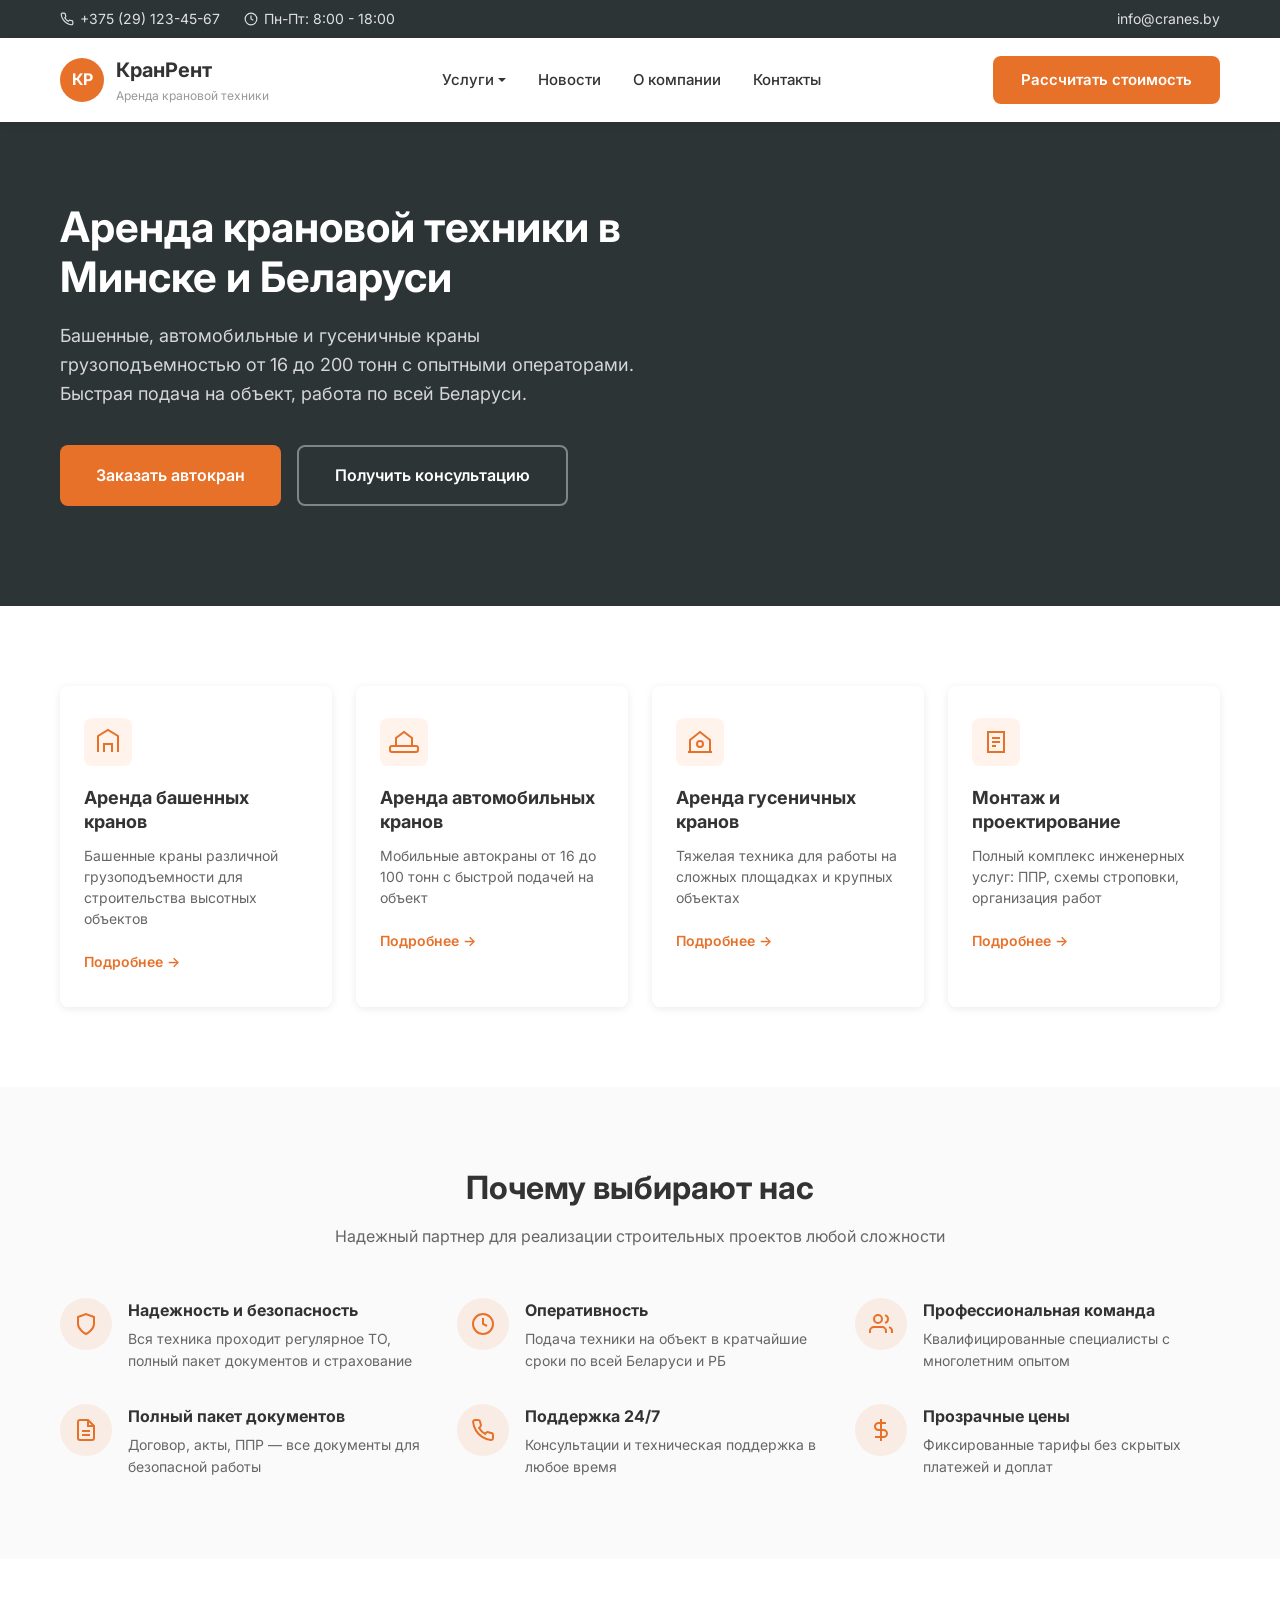
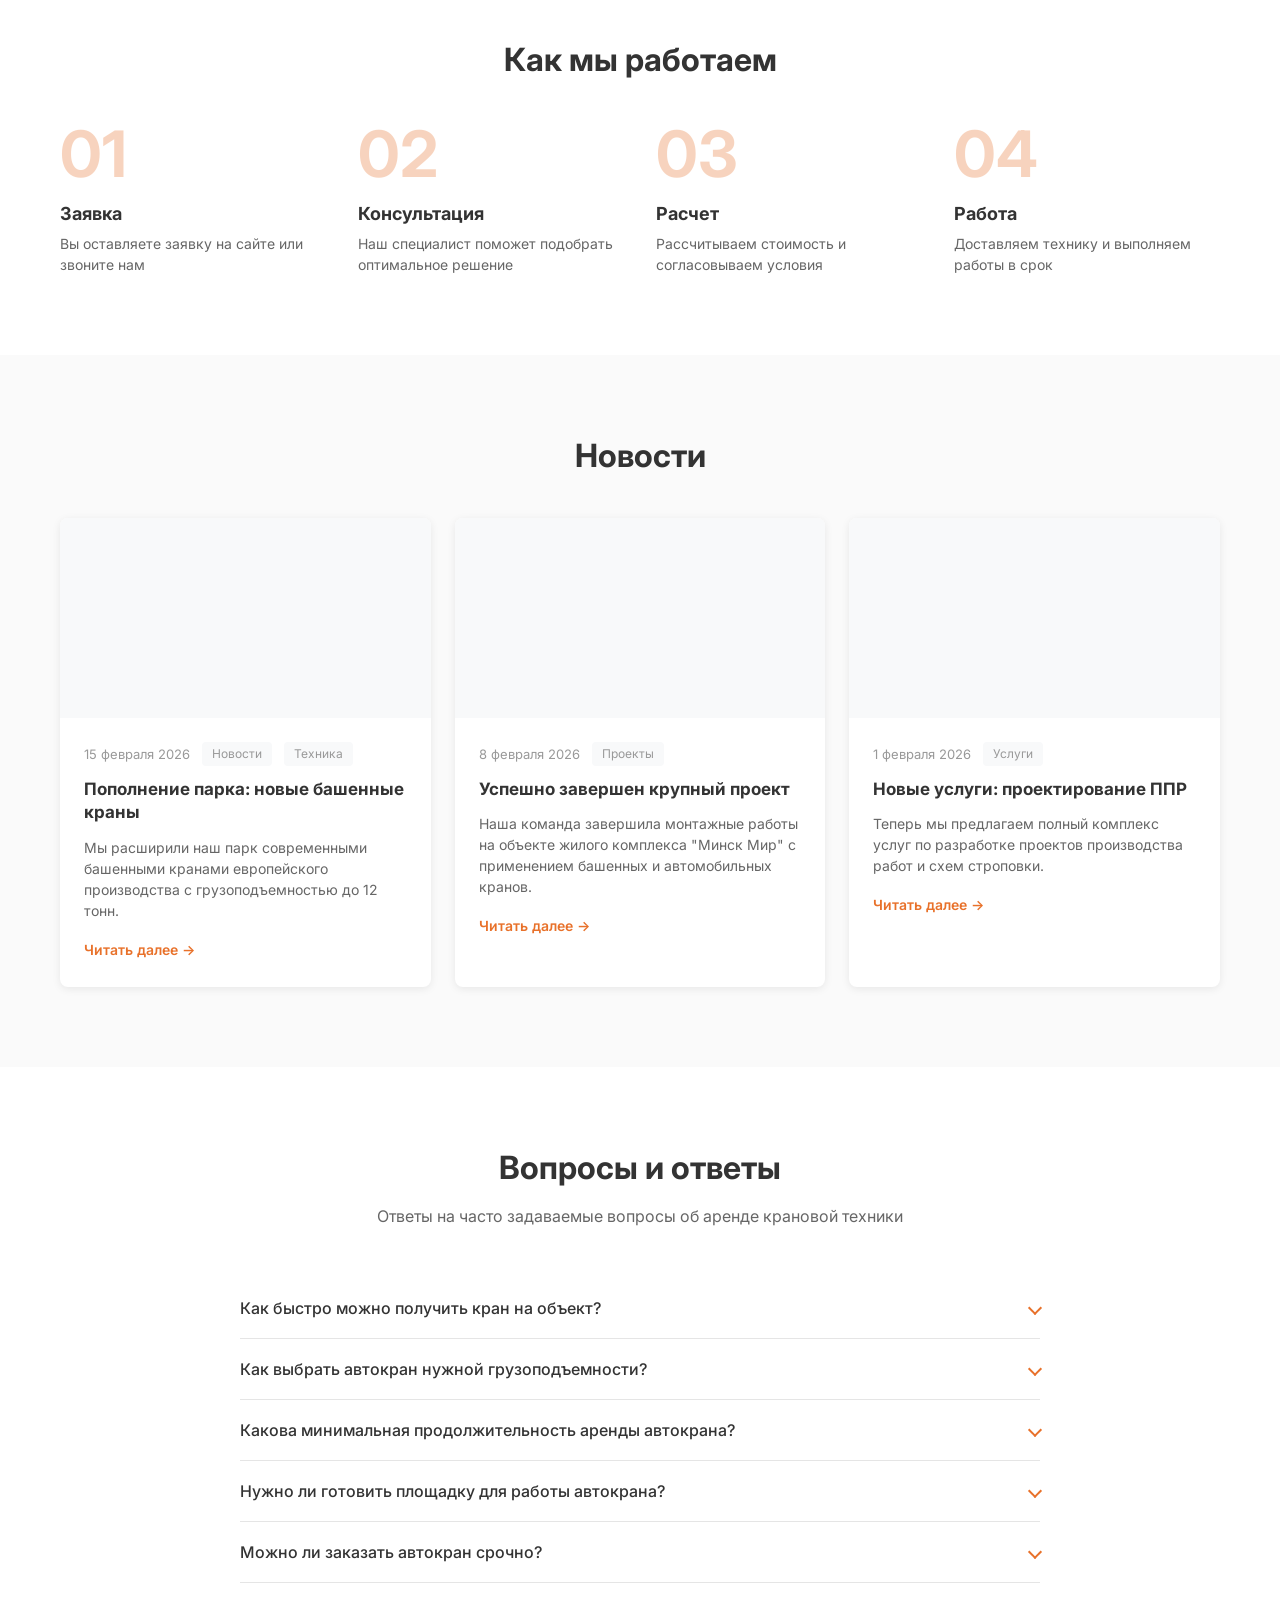
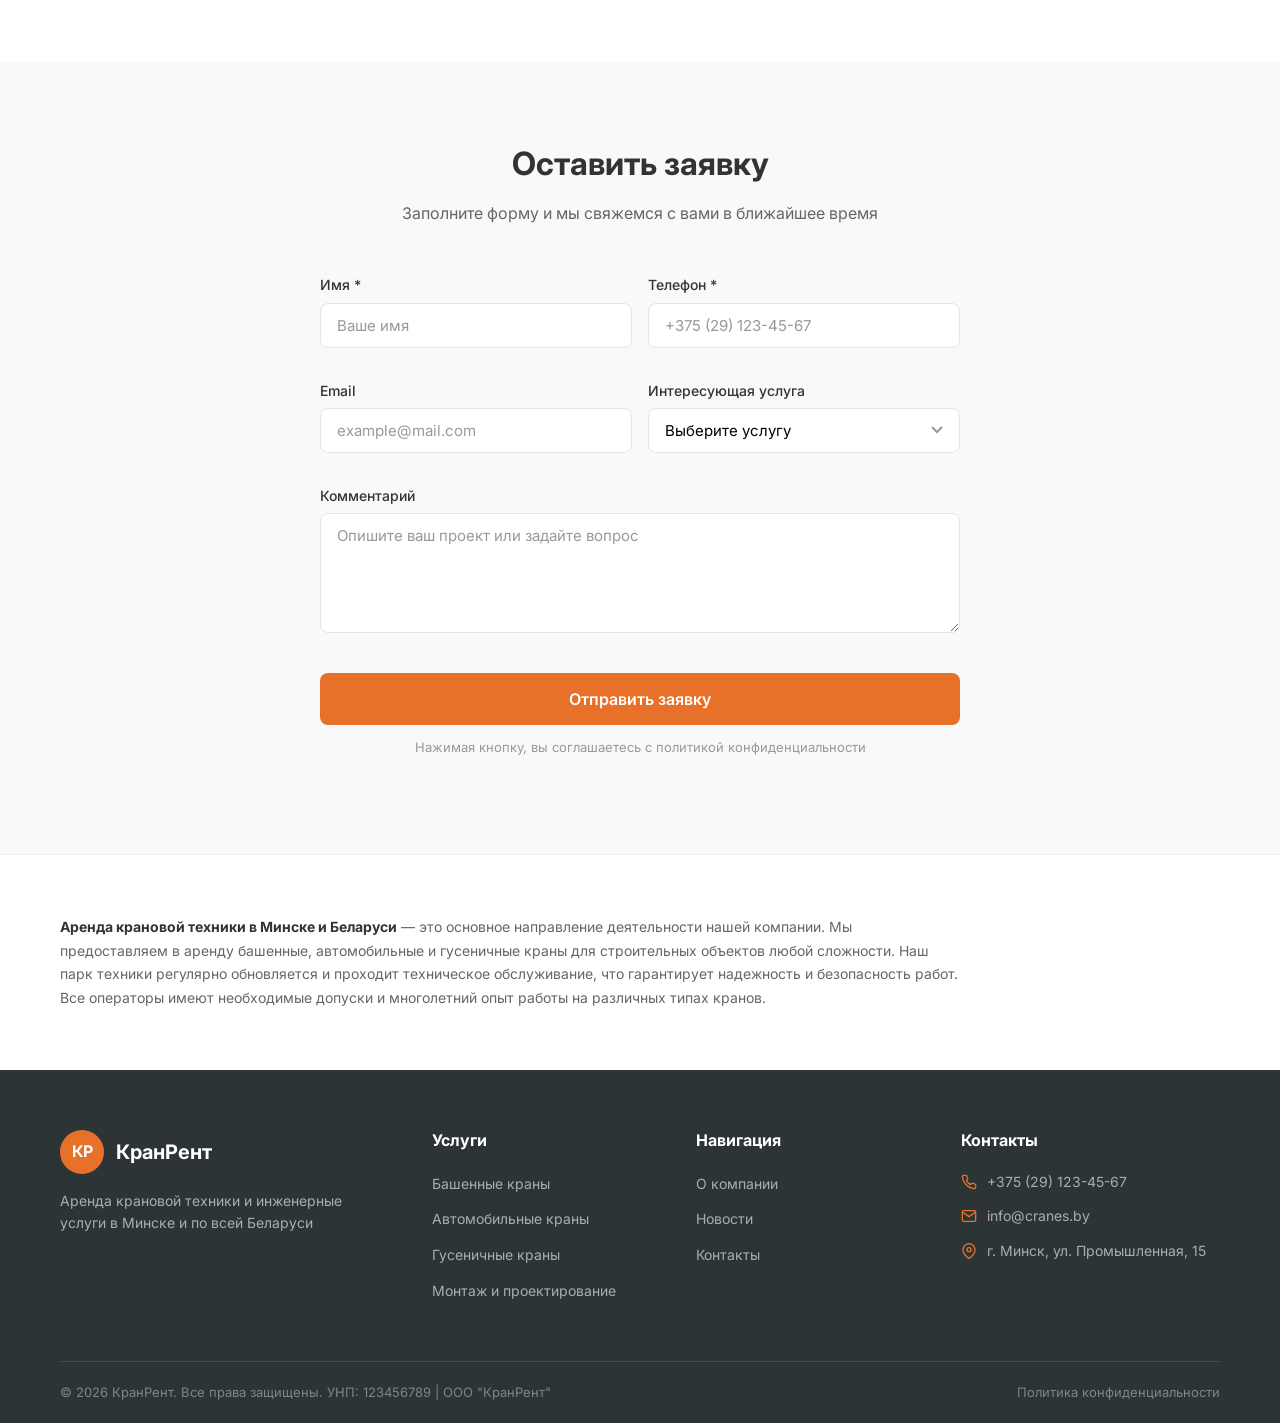
<file: index.html>
<!DOCTYPE html>
<html lang="ru">
<head>
  <meta charset="UTF-8">
  <meta name="viewport" content="width=device-width, initial-scale=1.0">
  <title>КранРент — Аренда крановой техники в Минске и Беларуси</title>
  <meta name="description" content="Аренда башенных, автомобильных и гусеничных кранов в Минске. Грузоподъемность от 16 до 200 тонн. Опытные операторы, полный пакет документов.">
  <link rel="preconnect" href="https://fonts.googleapis.com">
  <link href="https://fonts.googleapis.com/css2?family=Inter:wght@400;500;600;700&display=swap" rel="stylesheet">
  <link rel="stylesheet" href="css/style.css">
</head>
<body>

<!-- Top Bar -->
<div class="top-bar">
  <div class="container">
    <div class="top-bar__left">
      <a href="tel:+375291234567">
        <svg width="14" height="14" viewBox="0 0 24 24" fill="none" stroke="currentColor" stroke-width="2"><path d="M22 16.92v3a2 2 0 01-2.18 2 19.79 19.79 0 01-8.63-3.07 19.5 19.5 0 01-6-6 19.79 19.79 0 01-3.07-8.67A2 2 0 014.11 2h3a2 2 0 012 1.72c.127.96.361 1.903.7 2.81a2 2 0 01-.45 2.11L8.09 9.91a16 16 0 006 6l1.27-1.27a2 2 0 012.11-.45c.907.339 1.85.573 2.81.7A2 2 0 0122 16.92z"/></svg>
        +375 (29) 123-45-67
      </a>
      <span>
        <svg width="14" height="14" viewBox="0 0 24 24" fill="none" stroke="currentColor" stroke-width="2"><circle cx="12" cy="12" r="10"/><polyline points="12 6 12 12 16 14"/></svg>
        Пн-Пт: 8:00 - 18:00
      </span>
    </div>
    <div class="top-bar__right">
      <a href="mailto:info@cranes.by">info@cranes.by</a>
    </div>
  </div>
</div>

<!-- Header -->
<header class="header">
  <div class="container">
    <a href="index.html" class="logo">
      <div class="logo__icon">КР</div>
      <div class="logo__text">
        <span class="logo__name">КранРент</span>
        <span class="logo__desc">Аренда крановой техники</span>
      </div>
    </a>
    <nav class="nav">
      <div class="nav__dropdown">
        <a href="#" class="nav__link nav__link--dropdown">Услуги</a>
        <div class="nav__dropdown-menu">
          <a href="services/tower-cranes.html">Башенные краны</a>
          <a href="services/mobile-cranes.html">Автомобильные краны</a>
          <a href="services/crawler-cranes.html">Гусеничные краны</a>
          <a href="services/installation.html">Монтаж и проектирование</a>
        </div>
      </div>
      <a href="news.html" class="nav__link">Новости</a>
      <a href="about.html" class="nav__link">О компании</a>
      <a href="contacts.html" class="nav__link">Контакты</a>
    </nav>
    <a href="contacts.html" class="btn btn--primary header__cta">Рассчитать стоимость</a>
    <button class="burger" id="burgerBtn" aria-label="Меню">
      <span></span><span></span><span></span>
    </button>
  </div>
</header>

<!-- Mobile Nav -->
<div class="mobile-overlay" id="mobileOverlay"></div>
<div class="mobile-nav" id="mobileNav">
  <button class="mobile-nav__close" id="mobileClose">&times;</button>
  <a href="index.html" class="mobile-nav__link">Главная</a>
  <span class="mobile-nav__link">Услуги</span>
  <div class="mobile-nav__sub">
    <a href="services/tower-cranes.html">Башенные краны</a>
    <a href="services/mobile-cranes.html">Автомобильные краны</a>
    <a href="services/crawler-cranes.html">Гусеничные краны</a>
    <a href="services/installation.html">Монтаж и проектирование</a>
  </div>
  <a href="news.html" class="mobile-nav__link">Новости</a>
  <a href="about.html" class="mobile-nav__link">О компании</a>
  <a href="contacts.html" class="mobile-nav__link">Контакты</a>
  <br>
  <a href="contacts.html" class="btn btn--primary btn--full">Рассчитать стоимость</a>
</div>

<!-- Hero -->
<section class="hero">
  <div class="container">
    <div class="hero__content">
      <h1 class="hero__title">Аренда крановой техники в Минске и Беларуси</h1>
      <p class="hero__text">Башенные, автомобильные и гусеничные краны грузоподъемностью от 16 до 200 тонн с опытными операторами. Быстрая подача на объект, работа по всей Беларуси.</p>
      <div class="hero__buttons">
        <a href="contacts.html" class="btn btn--primary btn--lg">Заказать автокран</a>
        <a href="contacts.html" class="btn btn--outline-dark btn--lg" style="border-color:rgba(255,255,255,0.4);color:#fff;">Получить консультацию</a>
      </div>
    </div>
  </div>
</section>

<!-- Services -->
<section class="section">
  <div class="container">
    <div class="services-grid">
      <div class="service-card">
        <div class="service-card__icon">
          <svg width="48" height="48" viewBox="0 0 48 48" fill="none"><rect width="48" height="48" rx="8" fill="#FFF3EB"/><path d="M14 34V18l10-6 10 6v16" stroke="#E8712A" stroke-width="2"/><path d="M20 34v-8h8v8" stroke="#E8712A" stroke-width="2"/></svg>
        </div>
        <h3 class="service-card__title">Аренда башенных кранов</h3>
        <p class="service-card__text">Башенные краны различной грузоподъемности для строительства высотных объектов</p>
        <a href="services/tower-cranes.html" class="service-card__link">Подробнее &rarr;</a>
      </div>
      <div class="service-card">
        <div class="service-card__icon">
          <svg width="48" height="48" viewBox="0 0 48 48" fill="none"><rect width="48" height="48" rx="8" fill="#FFF3EB"/><rect x="10" y="28" width="28" height="6" rx="2" stroke="#E8712A" stroke-width="2"/><path d="M16 28v-8l8-6 8 6v8" stroke="#E8712A" stroke-width="2"/></svg>
        </div>
        <h3 class="service-card__title">Аренда автомобильных кранов</h3>
        <p class="service-card__text">Мобильные автокраны от 16 до 100 тонн с быстрой подачей на объект</p>
        <a href="services/mobile-cranes.html" class="service-card__link">Подробнее &rarr;</a>
      </div>
      <div class="service-card">
        <div class="service-card__icon">
          <svg width="48" height="48" viewBox="0 0 48 48" fill="none"><rect width="48" height="48" rx="8" fill="#FFF3EB"/><path d="M12 34h24M14 34v-12l10-8 10 8v12" stroke="#E8712A" stroke-width="2"/><circle cx="24" cy="26" r="3" stroke="#E8712A" stroke-width="2"/></svg>
        </div>
        <h3 class="service-card__title">Аренда гусеничных кранов</h3>
        <p class="service-card__text">Тяжелая техника для работы на сложных площадках и крупных объектах</p>
        <a href="services/crawler-cranes.html" class="service-card__link">Подробнее &rarr;</a>
      </div>
      <div class="service-card">
        <div class="service-card__icon">
          <svg width="48" height="48" viewBox="0 0 48 48" fill="none"><rect width="48" height="48" rx="8" fill="#FFF3EB"/><path d="M16 14h16v20H16z" stroke="#E8712A" stroke-width="2"/><path d="M20 20h8M20 24h8M20 28h4" stroke="#E8712A" stroke-width="2"/></svg>
        </div>
        <h3 class="service-card__title">Монтаж и проектирование</h3>
        <p class="service-card__text">Полный комплекс инженерных услуг: ППР, схемы строповки, организация работ</p>
        <a href="services/installation.html" class="service-card__link">Подробнее &rarr;</a>
      </div>
    </div>
  </div>
</section>

<!-- Why Choose Us -->
<section class="section section--gray">
  <div class="container">
    <h2 class="section-title text-center">Почему выбирают нас</h2>
    <p class="section-subtitle text-center">Надежный партнер для реализации строительных проектов любой сложности</p>
    <div class="advantages-grid">
      <div class="advantage">
        <div class="advantage__icon">
          <svg width="24" height="24" viewBox="0 0 24 24" fill="none" stroke="currentColor" stroke-width="2"><path d="M12 22s8-4 8-10V5l-8-3-8 3v7c0 6 8 10 8 10z"/></svg>
        </div>
        <div>
          <div class="advantage__title">Надежность и безопасность</div>
          <div class="advantage__text">Вся техника проходит регулярное ТО, полный пакет документов и страхование</div>
        </div>
      </div>
      <div class="advantage">
        <div class="advantage__icon">
          <svg width="24" height="24" viewBox="0 0 24 24" fill="none" stroke="currentColor" stroke-width="2"><circle cx="12" cy="12" r="10"/><polyline points="12 6 12 12 16 14"/></svg>
        </div>
        <div>
          <div class="advantage__title">Оперативность</div>
          <div class="advantage__text">Подача техники на объект в кратчайшие сроки по всей Беларуси и РБ</div>
        </div>
      </div>
      <div class="advantage">
        <div class="advantage__icon">
          <svg width="24" height="24" viewBox="0 0 24 24" fill="none" stroke="currentColor" stroke-width="2"><path d="M17 21v-2a4 4 0 00-4-4H5a4 4 0 00-4 4v2"/><circle cx="9" cy="7" r="4"/><path d="M23 21v-2a4 4 0 00-3-3.87M16 3.13a4 4 0 010 7.75"/></svg>
        </div>
        <div>
          <div class="advantage__title">Профессиональная команда</div>
          <div class="advantage__text">Квалифицированные специалисты с многолетним опытом</div>
        </div>
      </div>
      <div class="advantage">
        <div class="advantage__icon">
          <svg width="24" height="24" viewBox="0 0 24 24" fill="none" stroke="currentColor" stroke-width="2"><path d="M14 2H6a2 2 0 00-2 2v16a2 2 0 002 2h12a2 2 0 002-2V8z"/><polyline points="14 2 14 8 20 8"/><line x1="16" y1="13" x2="8" y2="13"/><line x1="16" y1="17" x2="8" y2="17"/></svg>
        </div>
        <div>
          <div class="advantage__title">Полный пакет документов</div>
          <div class="advantage__text">Договор, акты, ППР — все документы для безопасной работы</div>
        </div>
      </div>
      <div class="advantage">
        <div class="advantage__icon">
          <svg width="24" height="24" viewBox="0 0 24 24" fill="none" stroke="currentColor" stroke-width="2"><path d="M22 16.92v3a2 2 0 01-2.18 2 19.79 19.79 0 01-8.63-3.07 19.5 19.5 0 01-6-6 19.79 19.79 0 01-3.07-8.67A2 2 0 014.11 2h3a2 2 0 012 1.72c.127.96.361 1.903.7 2.81a2 2 0 01-.45 2.11L8.09 9.91a16 16 0 006 6l1.27-1.27a2 2 0 012.11-.45c.907.339 1.85.573 2.81.7A2 2 0 0122 16.92z"/></svg>
        </div>
        <div>
          <div class="advantage__title">Поддержка 24/7</div>
          <div class="advantage__text">Консультации и техническая поддержка в любое время</div>
        </div>
      </div>
      <div class="advantage">
        <div class="advantage__icon">
          <svg width="24" height="24" viewBox="0 0 24 24" fill="none" stroke="currentColor" stroke-width="2"><line x1="12" y1="1" x2="12" y2="23"/><path d="M17 5H9.5a3.5 3.5 0 000 7h5a3.5 3.5 0 010 7H6"/></svg>
        </div>
        <div>
          <div class="advantage__title">Прозрачные цены</div>
          <div class="advantage__text">Фиксированные тарифы без скрытых платежей и доплат</div>
        </div>
      </div>
    </div>
  </div>
</section>

<!-- How We Work -->
<section class="section">
  <div class="container">
    <h2 class="section-title text-center">Как мы работаем</h2>
    <br>
    <div class="steps-grid">
      <div class="step">
        <div class="step__number">01</div>
        <h3 class="step__title">Заявка</h3>
        <p class="step__text">Вы оставляете заявку на сайте или звоните нам</p>
      </div>
      <div class="step">
        <div class="step__number">02</div>
        <h3 class="step__title">Консультация</h3>
        <p class="step__text">Наш специалист поможет подобрать оптимальное решение</p>
      </div>
      <div class="step">
        <div class="step__number">03</div>
        <h3 class="step__title">Расчет</h3>
        <p class="step__text">Рассчитываем стоимость и согласовываем условия</p>
      </div>
      <div class="step">
        <div class="step__number">04</div>
        <h3 class="step__title">Работа</h3>
        <p class="step__text">Доставляем технику и выполняем работы в срок</p>
      </div>
    </div>
  </div>
</section>

<!-- News -->
<section class="section section--gray">
  <div class="container">
    <h2 class="section-title text-center">Новости</h2>
    <br>
    <div class="news-grid">
      <div class="news-card">
        <div class="news-card__img"></div>
        <div class="news-card__body">
          <div class="news-card__meta">
            <span>15 февраля 2026</span>
            <span class="news-card__tag">Новости</span>
            <span class="news-card__tag">Техника</span>
          </div>
          <h3 class="news-card__title">Пополнение парка: новые башенные краны</h3>
          <p class="news-card__text">Мы расширили наш парк современными башенными кранами европейского производства с грузоподъемностью до 12 тонн.</p>
          <a href="#" class="news-card__link">Читать далее &rarr;</a>
        </div>
      </div>
      <div class="news-card">
        <div class="news-card__img"></div>
        <div class="news-card__body">
          <div class="news-card__meta">
            <span>8 февраля 2026</span>
            <span class="news-card__tag">Проекты</span>
          </div>
          <h3 class="news-card__title">Успешно завершен крупный проект</h3>
          <p class="news-card__text">Наша команда завершила монтажные работы на объекте жилого комплекса "Минск Мир" с применением башенных и автомобильных кранов.</p>
          <a href="#" class="news-card__link">Читать далее &rarr;</a>
        </div>
      </div>
      <div class="news-card">
        <div class="news-card__img"></div>
        <div class="news-card__body">
          <div class="news-card__meta">
            <span>1 февраля 2026</span>
            <span class="news-card__tag">Услуги</span>
          </div>
          <h3 class="news-card__title">Новые услуги: проектирование ППР</h3>
          <p class="news-card__text">Теперь мы предлагаем полный комплекс услуг по разработке проектов производства работ и схем строповки.</p>
          <a href="#" class="news-card__link">Читать далее &rarr;</a>
        </div>
      </div>
    </div>
  </div>
</section>

<!-- FAQ -->
<section class="section">
  <div class="container">
    <h2 class="section-title text-center">Вопросы и ответы</h2>
    <p class="section-subtitle text-center">Ответы на часто задаваемые вопросы об аренде крановой техники</p>
    <div class="faq-list">
      <div class="faq-item">
        <button class="faq-item__question">Как быстро можно получить кран на объект?</button>
        <div class="faq-item__answer">
          <div class="faq-item__answer-inner">Автомобильные краны могут быть поданы в течение 2-4 часов по Минску и в течение суток по Беларуси. Для башенных и гусеничных кранов сроки зависят от необходимости монтажа и подготовки площадки — обычно это 3-7 дней.</div>
        </div>
      </div>
      <div class="faq-item">
        <button class="faq-item__question">Как выбрать автокран нужной грузоподъемности?</button>
        <div class="faq-item__answer">
          <div class="faq-item__answer-inner">Выбор зависит от массы груза, высоты подъема и вылета стрелы. Наши специалисты бесплатно помогут подобрать оптимальную технику под ваши задачи. Достаточно сообщить параметры груза и условия работы.</div>
        </div>
      </div>
      <div class="faq-item">
        <button class="faq-item__question">Какова минимальная продолжительность аренды автокрана?</button>
        <div class="faq-item__answer">
          <div class="faq-item__answer-inner">Минимальный срок аренды автомобильного крана — 1 смена (8 часов). Для башенных кранов минимальный срок аренды — 1 месяц. Возможны индивидуальные условия при долгосрочном сотрудничестве.</div>
        </div>
      </div>
      <div class="faq-item">
        <button class="faq-item__question">Нужно ли готовить площадку для работы автокрана?</button>
        <div class="faq-item__answer">
          <div class="faq-item__answer-inner">Да, площадка должна быть ровной с достаточной несущей способностью грунта. Для автокранов необходимо обеспечить свободное пространство для выдвижения аутригеров. Наши специалисты проконсультируют по требованиям к площадке.</div>
        </div>
      </div>
      <div class="faq-item">
        <button class="faq-item__question">Можно ли заказать автокран срочно?</button>
        <div class="faq-item__answer">
          <div class="faq-item__answer-inner">Да, мы работаем в режиме срочных заказов. При наличии свободной техники подача автокрана возможна в течение 1-2 часов по Минску. Звоните по телефону +375 (29) 123-45-67 для срочных заявок.</div>
        </div>
      </div>
    </div>
  </div>
</section>

<!-- Contact Form -->
<section class="form-section" id="callback">
  <div class="container">
    <h2 class="section-title text-center">Оставить заявку</h2>
    <p class="section-subtitle text-center">Заполните форму и мы свяжемся с вами в ближайшее время</p>
    <div class="form-wrapper">
      <form id="contactForm">
        <div class="form-grid">
          <div class="form-group">
            <label class="form-label">Имя *</label>
            <input type="text" class="form-input" placeholder="Ваше имя" required>
          </div>
          <div class="form-group">
            <label class="form-label">Телефон *</label>
            <input type="tel" class="form-input" placeholder="+375 (29) 123-45-67" required>
          </div>
          <div class="form-group">
            <label class="form-label">Email</label>
            <input type="email" class="form-input" placeholder="example@mail.com">
          </div>
          <div class="form-group">
            <label class="form-label">Интересующая услуга</label>
            <select class="form-select">
              <option value="">Выберите услугу</option>
              <option>Аренда башенного крана</option>
              <option>Аренда автомобильного крана</option>
              <option>Аренда гусеничного крана</option>
              <option>Монтаж и проектирование</option>
            </select>
          </div>
          <div class="form-group form-group--full">
            <label class="form-label">Комментарий</label>
            <textarea class="form-input" placeholder="Опишите ваш проект или задайте вопрос"></textarea>
          </div>
          <div class="form-group form-group--full">
            <button type="submit" class="btn btn--primary btn--lg btn--full">Отправить заявку</button>
            <p class="form-note">Нажимая кнопку, вы соглашаетесь с политикой конфиденциальности</p>
          </div>
        </div>
      </form>
    </div>
  </div>
</section>

<!-- SEO Text -->
<section class="seo-text">
  <div class="container">
    <p><strong>Аренда крановой техники в Минске и Беларуси</strong> — это основное направление деятельности нашей компании. Мы предоставляем в аренду башенные, автомобильные и гусеничные краны для строительных объектов любой сложности. Наш парк техники регулярно обновляется и проходит техническое обслуживание, что гарантирует надежность и безопасность работ. Все операторы имеют необходимые допуски и многолетний опыт работы на различных типах кранов.</p>
  </div>
</section>

<!-- Footer -->
<footer class="footer">
  <div class="container">
    <div class="footer-grid">
      <div>
        <div class="footer__logo">
          <a href="index.html" class="logo">
            <div class="logo__icon">КР</div>
            <div class="logo__text">
              <span class="logo__name" style="color:#fff">КранРент</span>
            </div>
          </a>
        </div>
        <p class="footer__desc">Аренда крановой техники и инженерные услуги в Минске и по всей Беларуси</p>
      </div>
      <div>
        <h4 class="footer__heading">Услуги</h4>
        <ul class="footer__links">
          <li><a href="services/tower-cranes.html">Башенные краны</a></li>
          <li><a href="services/mobile-cranes.html">Автомобильные краны</a></li>
          <li><a href="services/crawler-cranes.html">Гусеничные краны</a></li>
          <li><a href="services/installation.html">Монтаж и проектирование</a></li>
        </ul>
      </div>
      <div>
        <h4 class="footer__heading">Навигация</h4>
        <ul class="footer__links">
          <li><a href="about.html">О компании</a></li>
          <li><a href="news.html">Новости</a></li>
          <li><a href="contacts.html">Контакты</a></li>
        </ul>
      </div>
      <div>
        <h4 class="footer__heading">Контакты</h4>
        <div class="footer__contact-item">
          <svg width="16" height="16" viewBox="0 0 24 24" fill="none" stroke="currentColor" stroke-width="2"><path d="M22 16.92v3a2 2 0 01-2.18 2 19.79 19.79 0 01-8.63-3.07 19.5 19.5 0 01-6-6 19.79 19.79 0 01-3.07-8.67A2 2 0 014.11 2h3a2 2 0 012 1.72c.127.96.361 1.903.7 2.81a2 2 0 01-.45 2.11L8.09 9.91a16 16 0 006 6l1.27-1.27a2 2 0 012.11-.45c.907.339 1.85.573 2.81.7A2 2 0 0122 16.92z"/></svg>
          +375 (29) 123-45-67
        </div>
        <div class="footer__contact-item">
          <svg width="16" height="16" viewBox="0 0 24 24" fill="none" stroke="currentColor" stroke-width="2"><path d="M4 4h16c1.1 0 2 .9 2 2v12c0 1.1-.9 2-2 2H4c-1.1 0-2-.9-2-2V6c0-1.1.9-2 2-2z"/><polyline points="22,6 12,13 2,6"/></svg>
          info@cranes.by
        </div>
        <div class="footer__contact-item">
          <svg width="16" height="16" viewBox="0 0 24 24" fill="none" stroke="currentColor" stroke-width="2"><path d="M21 10c0 7-9 13-9 13s-9-6-9-13a9 9 0 0118 0z"/><circle cx="12" cy="10" r="3"/></svg>
          г. Минск, ул. Промышленная, 15
        </div>
      </div>
    </div>
    <div class="footer-bottom">
      <span>&copy; 2026 КранРент. Все права защищены. УНП: 123456789 | ООО "КранРент"</span>
      <a href="#">Политика конфиденциальности</a>
    </div>
  </div>
</footer>

<script src="js/main.js"></script>
</body>
</html>
</file>
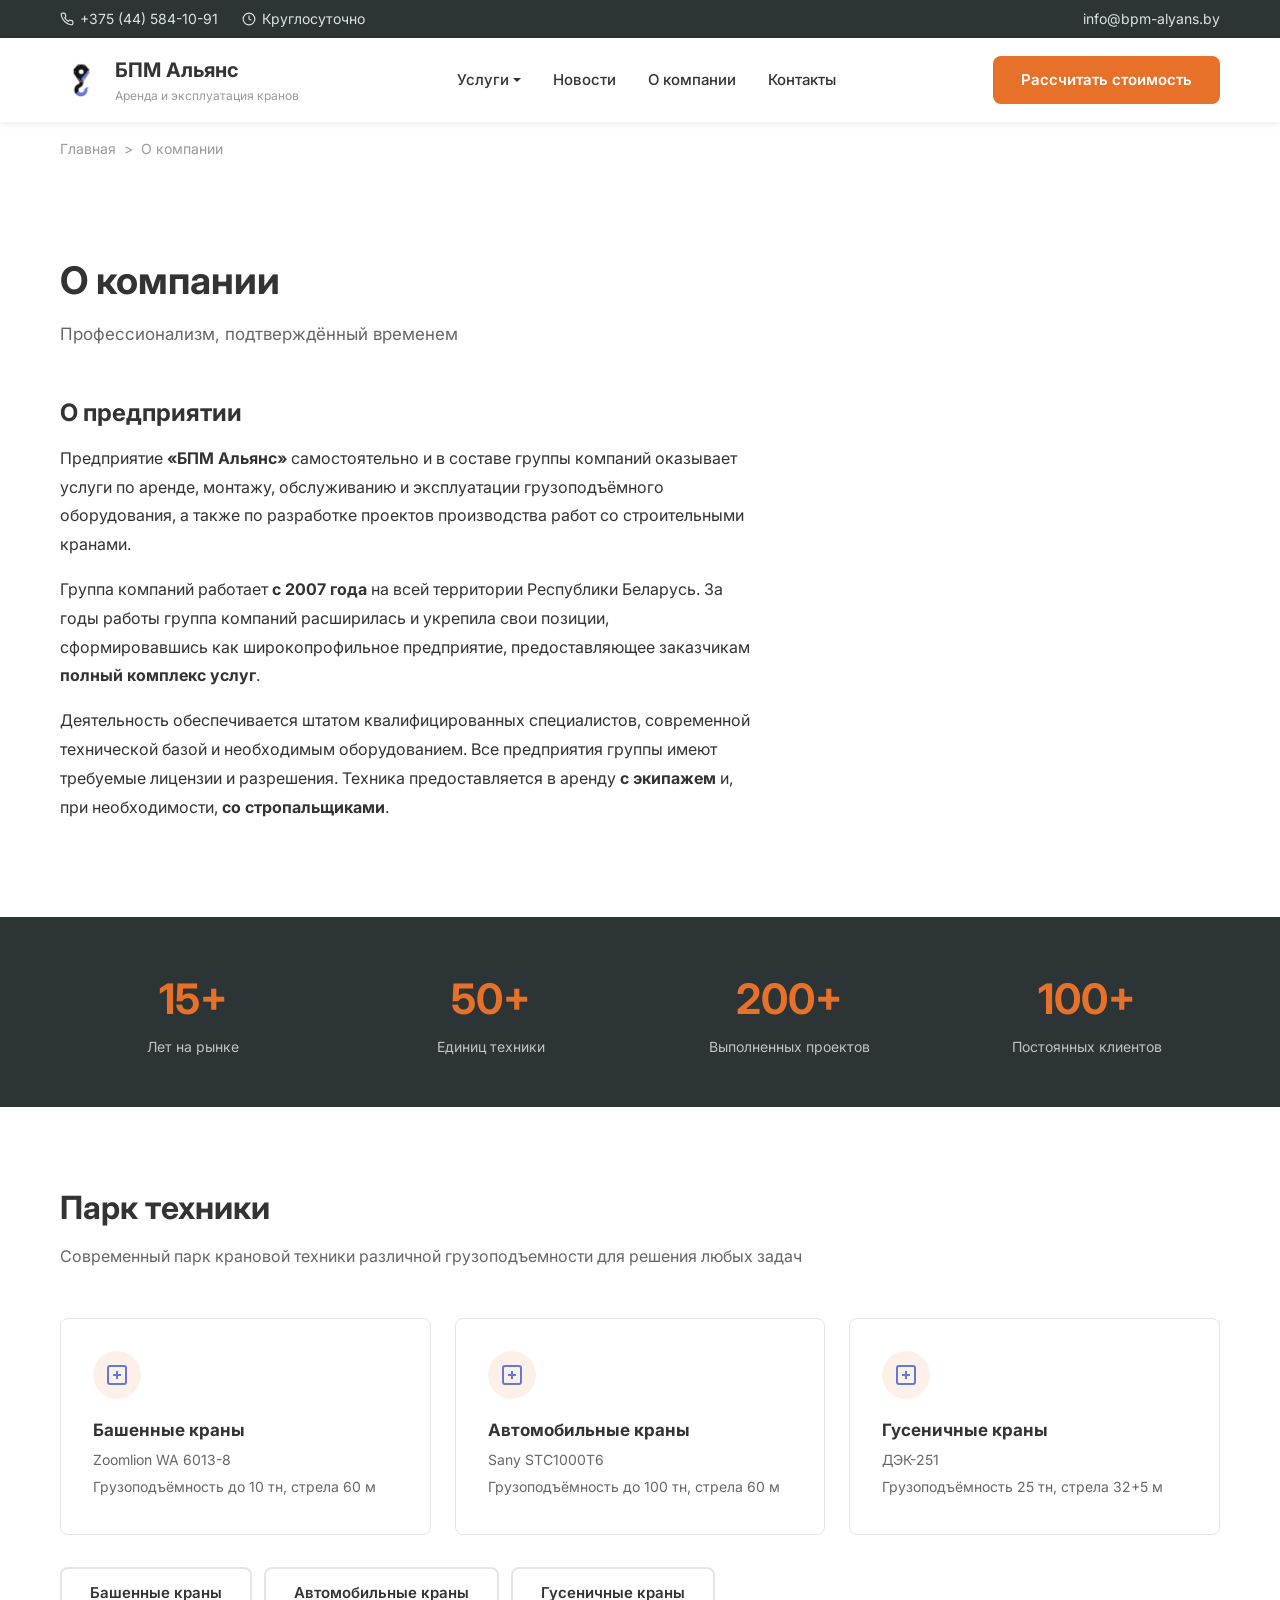
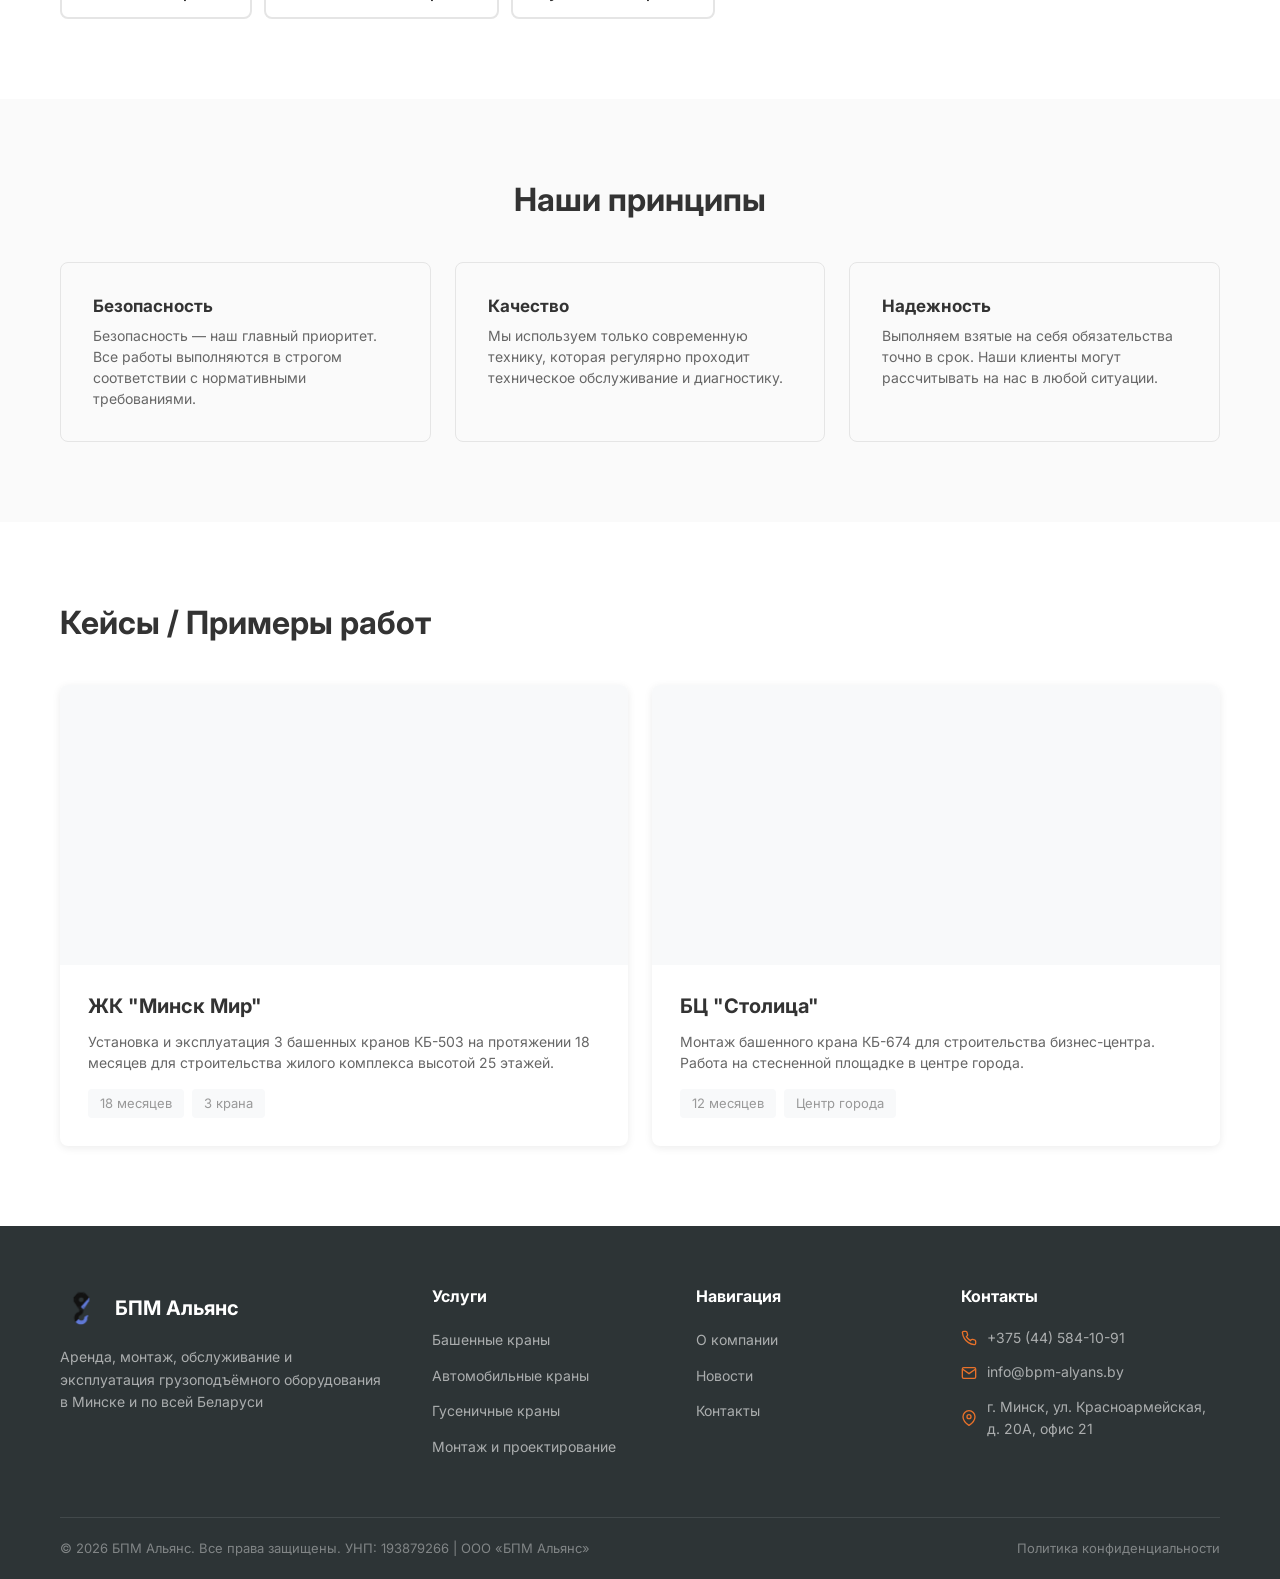
<file: about.html>
<!DOCTYPE html>
<html lang="ru">
<head>
  <meta charset="UTF-8">
  <meta name="viewport" content="width=device-width, initial-scale=1.0">
  <title>О компании — БПМ Альянс</title>
  <meta name="description" content="БПМ Альянс — надежный партнер в сфере аренды крановой техники с 15-летним опытом. Башенные, автомобильные и гусеничные краны.">
  <link rel="preconnect" href="https://fonts.googleapis.com">
  <link href="https://fonts.googleapis.com/css2?family=Inter:wght@400;500;600;700&display=swap" rel="stylesheet">
  <link rel="stylesheet" href="css/style.css">
</head>
<body>

<div class="top-bar"><div class="container"><div class="top-bar__left"><a href="tel:+375445841091"><svg width="14" height="14" viewBox="0 0 24 24" fill="none" stroke="currentColor" stroke-width="2"><path d="M22 16.92v3a2 2 0 01-2.18 2 19.79 19.79 0 01-8.63-3.07 19.5 19.5 0 01-6-6 19.79 19.79 0 01-3.07-8.67A2 2 0 014.11 2h3a2 2 0 012 1.72c.127.96.361 1.903.7 2.81a2 2 0 01-.45 2.11L8.09 9.91a16 16 0 006 6l1.27-1.27a2 2 0 012.11-.45c.907.339 1.85.573 2.81.7A2 2 0 0122 16.92z"/></svg> +375 (44) 584-10-91</a><span><svg width="14" height="14" viewBox="0 0 24 24" fill="none" stroke="currentColor" stroke-width="2"><circle cx="12" cy="12" r="10"/><polyline points="12 6 12 12 16 14"/></svg> Круглосуточно</span></div><div class="top-bar__right"><a href="mailto:info@bpm-alyans.by">info@bpm-alyans.by</a></div></div></div>

<header class="header"><div class="container"><a href="index.html" class="logo"><img src="img/logo.png" alt="БПМ Альянс" class="logo__img" style="height:44px;width:auto;"><div class="logo__text"><span class="logo__name">БПМ Альянс</span><span class="logo__desc">Аренда и эксплуатация кранов</span></div></a><nav class="nav"><div class="nav__dropdown"><a href="#" class="nav__link nav__link--dropdown">Услуги</a><div class="nav__dropdown-menu"><a href="services/tower-cranes.html">Башенные краны</a><a href="services/mobile-cranes.html">Автомобильные краны</a><a href="services/crawler-cranes.html">Гусеничные краны</a><a href="services/installation.html">Монтаж и проектирование</a></div></div><a href="news.html" class="nav__link">Новости</a><a href="about.html" class="nav__link">О компании</a><a href="contacts.html" class="nav__link">Контакты</a></nav><a href="contacts.html" class="btn btn--primary header__cta">Рассчитать стоимость</a><button class="burger" id="burgerBtn" aria-label="Меню"><span></span><span></span><span></span></button></div></header>

<div class="mobile-overlay" id="mobileOverlay"></div>
<div class="mobile-nav" id="mobileNav"><button class="mobile-nav__close" id="mobileClose">&times;</button><a href="index.html" class="mobile-nav__link">Главная</a><span class="mobile-nav__link">Услуги</span><div class="mobile-nav__sub"><a href="services/tower-cranes.html">Башенные краны</a><a href="services/mobile-cranes.html">Автомобильные краны</a><a href="services/crawler-cranes.html">Гусеничные краны</a><a href="services/installation.html">Монтаж и проектирование</a></div><a href="news.html" class="mobile-nav__link">Новости</a><a href="about.html" class="mobile-nav__link">О компании</a><a href="contacts.html" class="mobile-nav__link">Контакты</a><br><a href="contacts.html" class="btn btn--primary btn--full">Рассчитать стоимость</a></div>

<div class="breadcrumbs"><div class="container"><a href="index.html">Главная</a><span>&gt;</span>О компании</div></div>

<!-- Page Title -->
<section class="section">
  <div class="container">
    <h1 class="section-title" style="font-size:38px;">О компании</h1>
    <p style="font-size:17px;color:var(--text-light);margin-bottom:48px;max-width:640px;">Профессионализм, подтверждённый временем</p>

    <div class="about-text">
      <h2 style="font-size:24px;margin-bottom:16px;">О предприятии</h2>
      <p>Предприятие <strong>«БПМ Альянс»</strong> самостоятельно и в составе группы компаний оказывает услуги по аренде, монтажу, обслуживанию и эксплуатации грузоподъёмного оборудования, а также по разработке проектов производства работ со строительными кранами.</p>
      <p>Группа компаний работает <strong>с 2007 года</strong> на всей территории Республики Беларусь. За годы работы группа компаний расширилась и укрепила свои позиции, сформировавшись как широкопрофильное предприятие, предоставляющее заказчикам <strong>полный комплекс услуг</strong>.</p>
      <p>Деятельность обеспечивается штатом квалифицированных специалистов, современной технической базой и необходимым оборудованием. Все предприятия группы имеют требуемые лицензии и разрешения. Техника предоставляется в аренду <strong>с экипажем</strong> и, при необходимости, <strong>со стропальщиками</strong>.</p>
    </div>
  </div>
</section>

<!-- Stats -->
<section class="stats">
  <div class="container">
    <div class="stats-grid">
      <div class="stat"><div class="stat__number">15+</div><div class="stat__label">Лет на рынке</div></div>
      <div class="stat"><div class="stat__number">50+</div><div class="stat__label">Единиц техники</div></div>
      <div class="stat"><div class="stat__number">200+</div><div class="stat__label">Выполненных проектов</div></div>
      <div class="stat"><div class="stat__number">100+</div><div class="stat__label">Постоянных клиентов</div></div>
    </div>
  </div>
</section>

<!-- Fleet -->
<section class="section">
  <div class="container">
    <h2 class="section-title">Парк техники</h2>
    <p class="section-subtitle">Современный парк крановой техники различной грузоподъемности для решения любых задач</p>
    <div class="fleet-grid">
      <div class="fleet-card">
        <div class="fleet-card__icon"><svg width="24" height="24" viewBox="0 0 24 24" fill="none" stroke="#6179D8" stroke-width="2"><rect x="3" y="3" width="18" height="18" rx="2"/><path d="M12 8v8M8 12h8"/></svg></div>
        <h3 class="fleet-card__title">Башенные краны</h3>
        <p class="fleet-card__count">Zoomlion WA 6013-8</p>
        <p class="fleet-card__count">Грузоподъёмность до 10 тн, стрела 60 м</p>
      </div>
      <div class="fleet-card">
        <div class="fleet-card__icon"><svg width="24" height="24" viewBox="0 0 24 24" fill="none" stroke="#6179D8" stroke-width="2"><rect x="3" y="3" width="18" height="18" rx="2"/><path d="M12 8v8M8 12h8"/></svg></div>
        <h3 class="fleet-card__title">Автомобильные краны</h3>
        <p class="fleet-card__count">Sany STC1000T6</p>
        <p class="fleet-card__count">Грузоподъёмность до 100 тн, стрела 60 м</p>
      </div>
      <div class="fleet-card">
        <div class="fleet-card__icon"><svg width="24" height="24" viewBox="0 0 24 24" fill="none" stroke="#6179D8" stroke-width="2"><rect x="3" y="3" width="18" height="18" rx="2"/><path d="M12 8v8M8 12h8"/></svg></div>
        <h3 class="fleet-card__title">Гусеничные краны</h3>
        <p class="fleet-card__count">ДЭК-251</p>
        <p class="fleet-card__count">Грузоподъёмность 25 тн, стрела 32+5 м</p>
      </div>
    </div>
    <div class="fleet-buttons">
      <a href="services/tower-cranes.html" class="btn btn--outline">Башенные краны</a>
      <a href="services/mobile-cranes.html" class="btn btn--outline">Автомобильные краны</a>
      <a href="services/crawler-cranes.html" class="btn btn--outline">Гусеничные краны</a>
    </div>
  </div>
</section>

<!-- Principles -->
<section class="section section--gray">
  <div class="container">
    <h2 class="section-title text-center">Наши принципы</h2>
    <br>
    <div class="principles-grid">
      <div class="principle">
        <h3 class="principle__title">Безопасность</h3>
        <p class="principle__text">Безопасность — наш главный приоритет. Все работы выполняются в строгом соответствии с нормативными требованиями.</p>
      </div>
      <div class="principle">
        <h3 class="principle__title">Качество</h3>
        <p class="principle__text">Мы используем только современную технику, которая регулярно проходит техническое обслуживание и диагностику.</p>
      </div>
      <div class="principle">
        <h3 class="principle__title">Надежность</h3>
        <p class="principle__text">Выполняем взятые на себя обязательства точно в срок. Наши клиенты могут рассчитывать на нас в любой ситуации.</p>
      </div>
    </div>
  </div>
</section>

<!-- Cases -->
<section class="section">
  <div class="container">
    <h2 class="section-title">Кейсы / Примеры работ</h2>
    <br>
    <div class="cases-grid">
      <div class="case-card">
        <div class="case-card__img"></div>
        <div class="case-card__body">
          <h3 class="case-card__title">ЖК "Минск Мир"</h3>
          <p class="case-card__text">Установка и эксплуатация 3 башенных кранов КБ-503 на протяжении 18 месяцев для строительства жилого комплекса высотой 25 этажей.</p>
          <div class="case-card__tags"><span class="case-card__tag">18 месяцев</span><span class="case-card__tag">3 крана</span></div>
        </div>
      </div>
      <div class="case-card">
        <div class="case-card__img"></div>
        <div class="case-card__body">
          <h3 class="case-card__title">БЦ "Столица"</h3>
          <p class="case-card__text">Монтаж башенного крана КБ-674 для строительства бизнес-центра. Работа на стесненной площадке в центре города.</p>
          <div class="case-card__tags"><span class="case-card__tag">12 месяцев</span><span class="case-card__tag">Центр города</span></div>
        </div>
      </div>
    </div>
  </div>
</section>

<footer class="footer"><div class="container"><div class="footer-grid"><div><div class="footer__logo"><a href="index.html" class="logo"><img src="img/logo.png" alt="БПМ Альянс" class="logo__img" style="height:44px;width:auto;"><div class="logo__text"><span class="logo__name" style="color:#fff">БПМ Альянс</span></div></a></div><p class="footer__desc">Аренда, монтаж, обслуживание и эксплуатация грузоподъёмного оборудования в Минске и по всей Беларуси</p></div><div><h4 class="footer__heading">Услуги</h4><ul class="footer__links"><li><a href="services/tower-cranes.html">Башенные краны</a></li><li><a href="services/mobile-cranes.html">Автомобильные краны</a></li><li><a href="services/crawler-cranes.html">Гусеничные краны</a></li><li><a href="services/installation.html">Монтаж и проектирование</a></li></ul></div><div><h4 class="footer__heading">Навигация</h4><ul class="footer__links"><li><a href="about.html">О компании</a></li><li><a href="news.html">Новости</a></li><li><a href="contacts.html">Контакты</a></li></ul></div><div><h4 class="footer__heading">Контакты</h4><div class="footer__contact-item"><svg width="16" height="16" viewBox="0 0 24 24" fill="none" stroke="currentColor" stroke-width="2"><path d="M22 16.92v3a2 2 0 01-2.18 2 19.79 19.79 0 01-8.63-3.07 19.5 19.5 0 01-6-6 19.79 19.79 0 01-3.07-8.67A2 2 0 014.11 2h3a2 2 0 012 1.72c.127.96.361 1.903.7 2.81a2 2 0 01-.45 2.11L8.09 9.91a16 16 0 006 6l1.27-1.27a2 2 0 012.11-.45c.907.339 1.85.573 2.81.7A2 2 0 0122 16.92z"/></svg> +375 (44) 584-10-91</div><div class="footer__contact-item"><svg width="16" height="16" viewBox="0 0 24 24" fill="none" stroke="currentColor" stroke-width="2"><path d="M4 4h16c1.1 0 2 .9 2 2v12c0 1.1-.9 2-2 2H4c-1.1 0-2-.9-2-2V6c0-1.1.9-2 2-2z"/><polyline points="22,6 12,13 2,6"/></svg> info@bpm-alyans.by</div><div class="footer__contact-item"><svg width="16" height="16" viewBox="0 0 24 24" fill="none" stroke="currentColor" stroke-width="2"><path d="M21 10c0 7-9 13-9 13s-9-6-9-13a9 9 0 0118 0z"/><circle cx="12" cy="10" r="3"/></svg> г. Минск, ул. Красноармейская, д. 20А, офис 21</div></div></div><div class="footer-bottom"><span>&copy; 2026 БПМ Альянс. Все права защищены. УНП: 193879266 | ООО «БПМ Альянс»</span><a href="#">Политика конфиденциальности</a></div></div></footer>

<script src="js/main.js"></script>
</body>
</html>
</file>
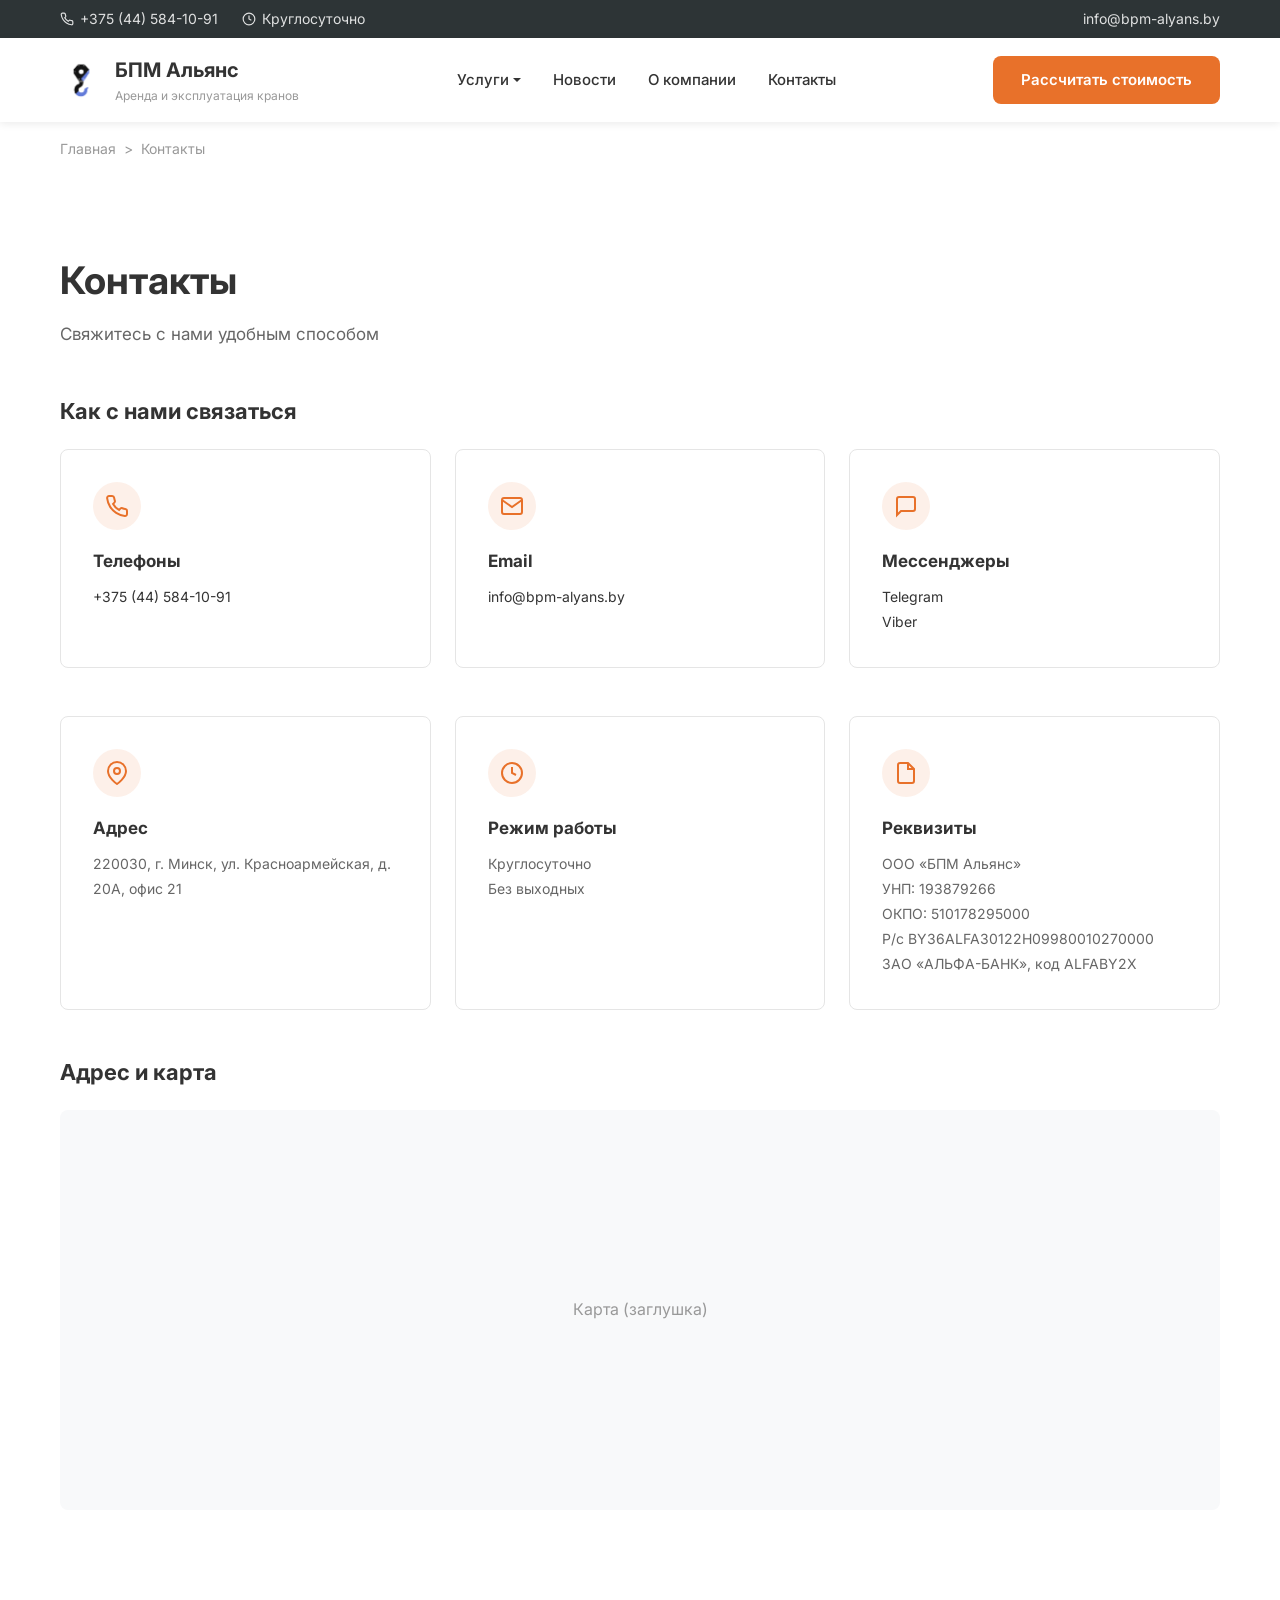
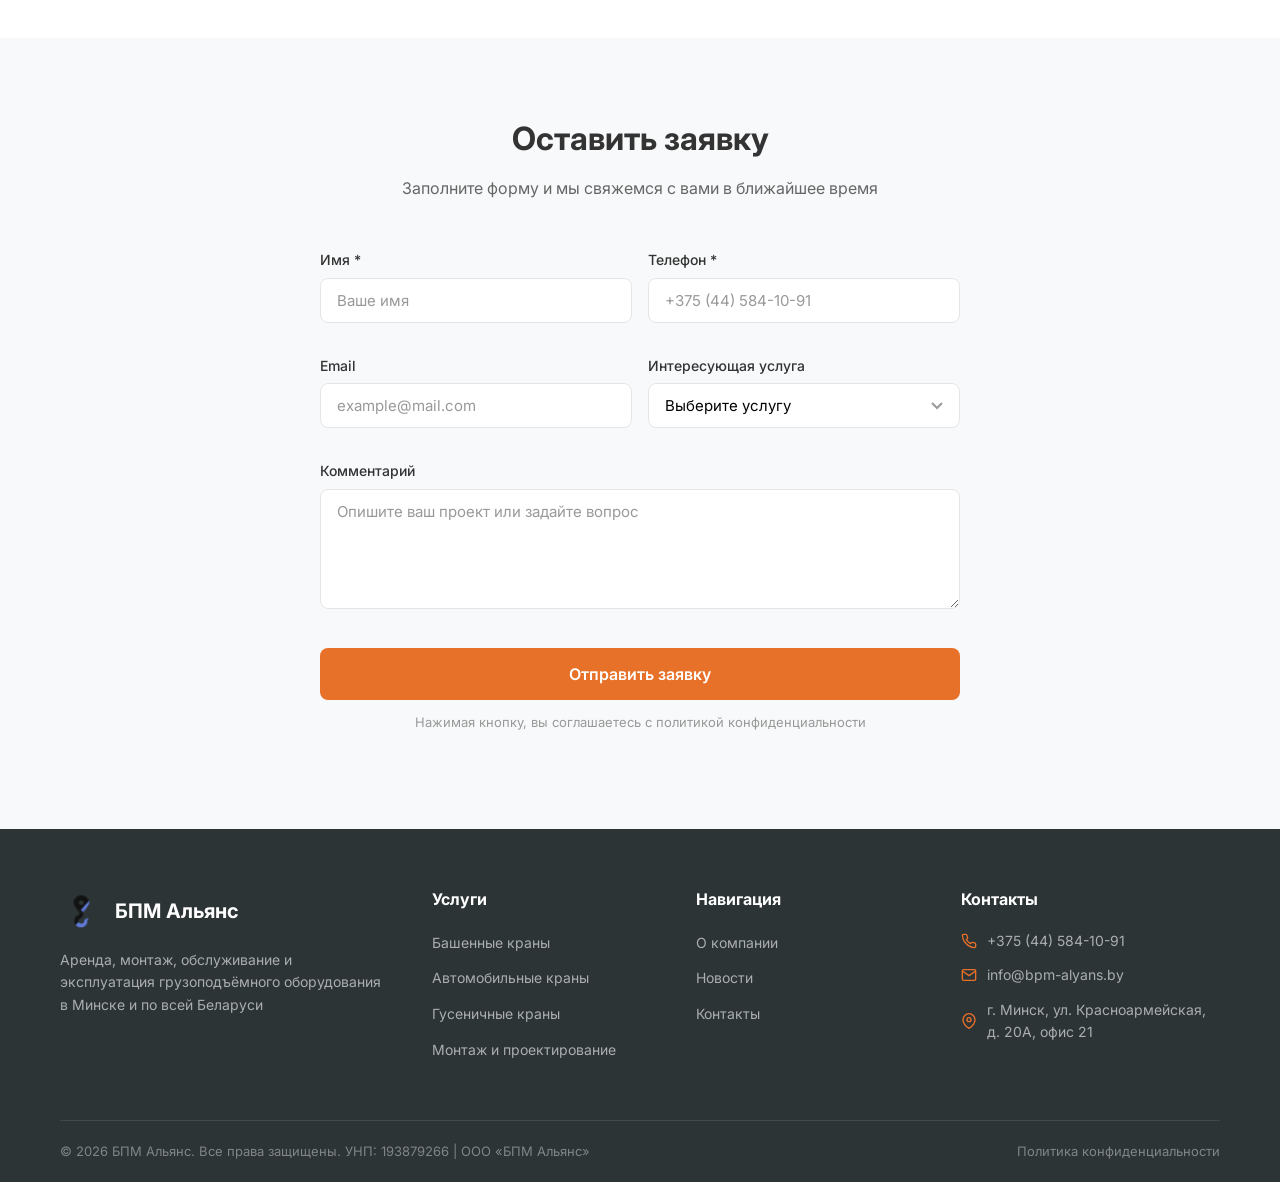
<file: contacts.html>
<!DOCTYPE html>
<html lang="ru">
<head>
  <meta charset="UTF-8">
  <meta name="viewport" content="width=device-width, initial-scale=1.0">
  <title>Контакты — БПМ Альянс</title>
  <meta name="description" content="Контакты компании БПМ Альянс. Телефон: +375 (44) 584-10-91. Email: info@bpm-alyans.by. г. Минск, ул. Красноармейская, д. 20А, офис 21.">
  <link rel="preconnect" href="https://fonts.googleapis.com">
  <link href="https://fonts.googleapis.com/css2?family=Inter:wght@400;500;600;700&display=swap" rel="stylesheet">
  <link rel="stylesheet" href="css/style.css">
</head>
<body>

<div class="top-bar"><div class="container"><div class="top-bar__left"><a href="tel:+375445841091"><svg width="14" height="14" viewBox="0 0 24 24" fill="none" stroke="currentColor" stroke-width="2"><path d="M22 16.92v3a2 2 0 01-2.18 2 19.79 19.79 0 01-8.63-3.07 19.5 19.5 0 01-6-6 19.79 19.79 0 01-3.07-8.67A2 2 0 014.11 2h3a2 2 0 012 1.72c.127.96.361 1.903.7 2.81a2 2 0 01-.45 2.11L8.09 9.91a16 16 0 006 6l1.27-1.27a2 2 0 012.11-.45c.907.339 1.85.573 2.81.7A2 2 0 0122 16.92z"/></svg> +375 (44) 584-10-91</a><span><svg width="14" height="14" viewBox="0 0 24 24" fill="none" stroke="currentColor" stroke-width="2"><circle cx="12" cy="12" r="10"/><polyline points="12 6 12 12 16 14"/></svg> Круглосуточно</span></div><div class="top-bar__right"><a href="mailto:info@bpm-alyans.by">info@bpm-alyans.by</a></div></div></div>

<header class="header"><div class="container"><a href="index.html" class="logo"><img src="img/logo.png" alt="БПМ Альянс" class="logo__img" style="height:44px;width:auto;"><div class="logo__text"><span class="logo__name">БПМ Альянс</span><span class="logo__desc">Аренда и эксплуатация кранов</span></div></a><nav class="nav"><div class="nav__dropdown"><a href="#" class="nav__link nav__link--dropdown">Услуги</a><div class="nav__dropdown-menu"><a href="services/tower-cranes.html">Башенные краны</a><a href="services/mobile-cranes.html">Автомобильные краны</a><a href="services/crawler-cranes.html">Гусеничные краны</a><a href="services/installation.html">Монтаж и проектирование</a></div></div><a href="news.html" class="nav__link">Новости</a><a href="about.html" class="nav__link">О компании</a><a href="contacts.html" class="nav__link">Контакты</a></nav><a href="contacts.html" class="btn btn--primary header__cta">Рассчитать стоимость</a><button class="burger" id="burgerBtn" aria-label="Меню"><span></span><span></span><span></span></button></div></header>

<div class="mobile-overlay" id="mobileOverlay"></div>
<div class="mobile-nav" id="mobileNav"><button class="mobile-nav__close" id="mobileClose">&times;</button><a href="index.html" class="mobile-nav__link">Главная</a><span class="mobile-nav__link">Услуги</span><div class="mobile-nav__sub"><a href="services/tower-cranes.html">Башенные краны</a><a href="services/mobile-cranes.html">Автомобильные краны</a><a href="services/crawler-cranes.html">Гусеничные краны</a><a href="services/installation.html">Монтаж и проектирование</a></div><a href="news.html" class="mobile-nav__link">Новости</a><a href="about.html" class="mobile-nav__link">О компании</a><a href="contacts.html" class="mobile-nav__link">Контакты</a><br><a href="contacts.html" class="btn btn--primary btn--full">Рассчитать стоимость</a></div>

<div class="breadcrumbs"><div class="container"><a href="index.html">Главная</a><span>&gt;</span>Контакты</div></div>

<section class="section">
  <div class="container">
    <h1 class="section-title" style="font-size:38px;">Контакты</h1>
    <p style="font-size:17px;color:var(--text-light);margin-bottom:48px;">Свяжитесь с нами удобным способом</p>

    <!-- Contact Cards -->
    <h2 style="font-size:22px;font-weight:700;margin-bottom:24px;">Как с нами связаться</h2>
    <div class="contacts-grid">
      <div class="contact-card">
        <div class="contact-card__icon">
          <svg width="24" height="24" viewBox="0 0 24 24" fill="none" stroke="currentColor" stroke-width="2"><path d="M22 16.92v3a2 2 0 01-2.18 2 19.79 19.79 0 01-8.63-3.07 19.5 19.5 0 01-6-6 19.79 19.79 0 01-3.07-8.67A2 2 0 014.11 2h3a2 2 0 012 1.72c.127.96.361 1.903.7 2.81a2 2 0 01-.45 2.11L8.09 9.91a16 16 0 006 6l1.27-1.27a2 2 0 012.11-.45c.907.339 1.85.573 2.81.7A2 2 0 0122 16.92z"/></svg>
        </div>
        <h3 class="contact-card__title">Телефоны</h3>
        <div class="contact-card__text">
          <a href="tel:+375445841091">+375 (44) 584-10-91</a>
        </div>
      </div>
      <div class="contact-card">
        <div class="contact-card__icon">
          <svg width="24" height="24" viewBox="0 0 24 24" fill="none" stroke="currentColor" stroke-width="2"><path d="M4 4h16c1.1 0 2 .9 2 2v12c0 1.1-.9 2-2 2H4c-1.1 0-2-.9-2-2V6c0-1.1.9-2 2-2z"/><polyline points="22,6 12,13 2,6"/></svg>
        </div>
        <h3 class="contact-card__title">Email</h3>
        <div class="contact-card__text">
          <a href="mailto:info@bpm-alyans.by">info@bpm-alyans.by</a>
        </div>
      </div>
      <div class="contact-card">
        <div class="contact-card__icon">
          <svg width="24" height="24" viewBox="0 0 24 24" fill="none" stroke="currentColor" stroke-width="2"><path d="M21 15a2 2 0 01-2 2H7l-4 4V5a2 2 0 012-2h14a2 2 0 012 2z"/></svg>
        </div>
        <h3 class="contact-card__title">Мессенджеры</h3>
        <div class="contact-card__text">
          <a href="https://t.me/375445841091">Telegram</a><br>
          <a href="viber://chat?number=%2B375445841091">Viber</a>
        </div>
      </div>
    </div>

    <!-- Address & Schedule -->
    <div class="contacts-grid" style="margin-bottom:48px;">
      <div class="contact-card">
        <div class="contact-card__icon">
          <svg width="24" height="24" viewBox="0 0 24 24" fill="none" stroke="currentColor" stroke-width="2"><path d="M21 10c0 7-9 13-9 13s-9-6-9-13a9 9 0 0118 0z"/><circle cx="12" cy="10" r="3"/></svg>
        </div>
        <h3 class="contact-card__title">Адрес</h3>
        <div class="contact-card__text">
          220030, г. Минск, ул. Красноармейская, д. 20А, офис 21
        </div>
      </div>
      <div class="contact-card">
        <div class="contact-card__icon">
          <svg width="24" height="24" viewBox="0 0 24 24" fill="none" stroke="currentColor" stroke-width="2"><circle cx="12" cy="12" r="10"/><polyline points="12 6 12 12 16 14"/></svg>
        </div>
        <h3 class="contact-card__title">Режим работы</h3>
        <div class="contact-card__text">
          Круглосуточно<br>
          Без выходных
        </div>
      </div>
      <div class="contact-card">
        <div class="contact-card__icon">
          <svg width="24" height="24" viewBox="0 0 24 24" fill="none" stroke="currentColor" stroke-width="2"><path d="M14 2H6a2 2 0 00-2 2v16a2 2 0 002 2h12a2 2 0 002-2V8z"/><polyline points="14 2 14 8 20 8"/></svg>
        </div>
        <h3 class="contact-card__title">Реквизиты</h3>
        <div class="contact-card__text">
          ООО «БПМ Альянс»<br>
          УНП: 193879266<br>
          ОКПО: 510178295000<br>
          Р/с BY36ALFA30122H09980010270000<br>
          ЗАО «АЛЬФА-БАНК», код ALFABY2X
        </div>
      </div>
    </div>

    <!-- Map -->
    <h2 style="font-size:22px;font-weight:700;margin-bottom:24px;">Адрес и карта</h2>
    <div class="map-wrapper">Карта (заглушка)</div>
  </div>
</section>

<!-- Contact Form -->
<section class="form-section" id="callback">
  <div class="container">
    <h2 class="section-title text-center">Оставить заявку</h2>
    <p class="section-subtitle text-center">Заполните форму и мы свяжемся с вами в ближайшее время</p>
    <div class="form-wrapper">
      <form id="contactForm">
        <div class="form-grid">
          <div class="form-group"><label class="form-label">Имя *</label><input type="text" class="form-input" placeholder="Ваше имя" required></div>
          <div class="form-group"><label class="form-label">Телефон *</label><input type="tel" class="form-input" placeholder="+375 (44) 584-10-91" required></div>
          <div class="form-group"><label class="form-label">Email</label><input type="email" class="form-input" placeholder="example@mail.com"></div>
          <div class="form-group"><label class="form-label">Интересующая услуга</label><select class="form-select"><option value="">Выберите услугу</option><option>Аренда башенного крана</option><option>Аренда автомобильного крана</option><option>Аренда гусеничного крана</option><option>Монтаж и проектирование</option></select></div>
          <div class="form-group form-group--full"><label class="form-label">Комментарий</label><textarea class="form-input" placeholder="Опишите ваш проект или задайте вопрос"></textarea></div>
          <div class="form-group form-group--full"><button type="submit" class="btn btn--primary btn--lg btn--full">Отправить заявку</button><p class="form-note">Нажимая кнопку, вы соглашаетесь с политикой конфиденциальности</p></div>
        </div>
      </form>
    </div>
  </div>
</section>

<footer class="footer"><div class="container"><div class="footer-grid"><div><div class="footer__logo"><a href="index.html" class="logo"><img src="img/logo.png" alt="БПМ Альянс" class="logo__img" style="height:44px;width:auto;"><div class="logo__text"><span class="logo__name" style="color:#fff">БПМ Альянс</span></div></a></div><p class="footer__desc">Аренда, монтаж, обслуживание и эксплуатация грузоподъёмного оборудования в Минске и по всей Беларуси</p></div><div><h4 class="footer__heading">Услуги</h4><ul class="footer__links"><li><a href="services/tower-cranes.html">Башенные краны</a></li><li><a href="services/mobile-cranes.html">Автомобильные краны</a></li><li><a href="services/crawler-cranes.html">Гусеничные краны</a></li><li><a href="services/installation.html">Монтаж и проектирование</a></li></ul></div><div><h4 class="footer__heading">Навигация</h4><ul class="footer__links"><li><a href="about.html">О компании</a></li><li><a href="news.html">Новости</a></li><li><a href="contacts.html">Контакты</a></li></ul></div><div><h4 class="footer__heading">Контакты</h4><div class="footer__contact-item"><svg width="16" height="16" viewBox="0 0 24 24" fill="none" stroke="currentColor" stroke-width="2"><path d="M22 16.92v3a2 2 0 01-2.18 2 19.79 19.79 0 01-8.63-3.07 19.5 19.5 0 01-6-6 19.79 19.79 0 01-3.07-8.67A2 2 0 014.11 2h3a2 2 0 012 1.72c.127.96.361 1.903.7 2.81a2 2 0 01-.45 2.11L8.09 9.91a16 16 0 006 6l1.27-1.27a2 2 0 012.11-.45c.907.339 1.85.573 2.81.7A2 2 0 0122 16.92z"/></svg> +375 (44) 584-10-91</div><div class="footer__contact-item"><svg width="16" height="16" viewBox="0 0 24 24" fill="none" stroke="currentColor" stroke-width="2"><path d="M4 4h16c1.1 0 2 .9 2 2v12c0 1.1-.9 2-2 2H4c-1.1 0-2-.9-2-2V6c0-1.1.9-2 2-2z"/><polyline points="22,6 12,13 2,6"/></svg> info@bpm-alyans.by</div><div class="footer__contact-item"><svg width="16" height="16" viewBox="0 0 24 24" fill="none" stroke="currentColor" stroke-width="2"><path d="M21 10c0 7-9 13-9 13s-9-6-9-13a9 9 0 0118 0z"/><circle cx="12" cy="10" r="3"/></svg> г. Минск, ул. Красноармейская, д. 20А, офис 21</div></div></div><div class="footer-bottom"><span>&copy; 2026 БПМ Альянс. Все права защищены. УНП: 193879266 | ООО «БПМ Альянс»</span><a href="#">Политика конфиденциальности</a></div></div></footer>

<script src="js/main.js"></script>
</body>
</html>
</file>
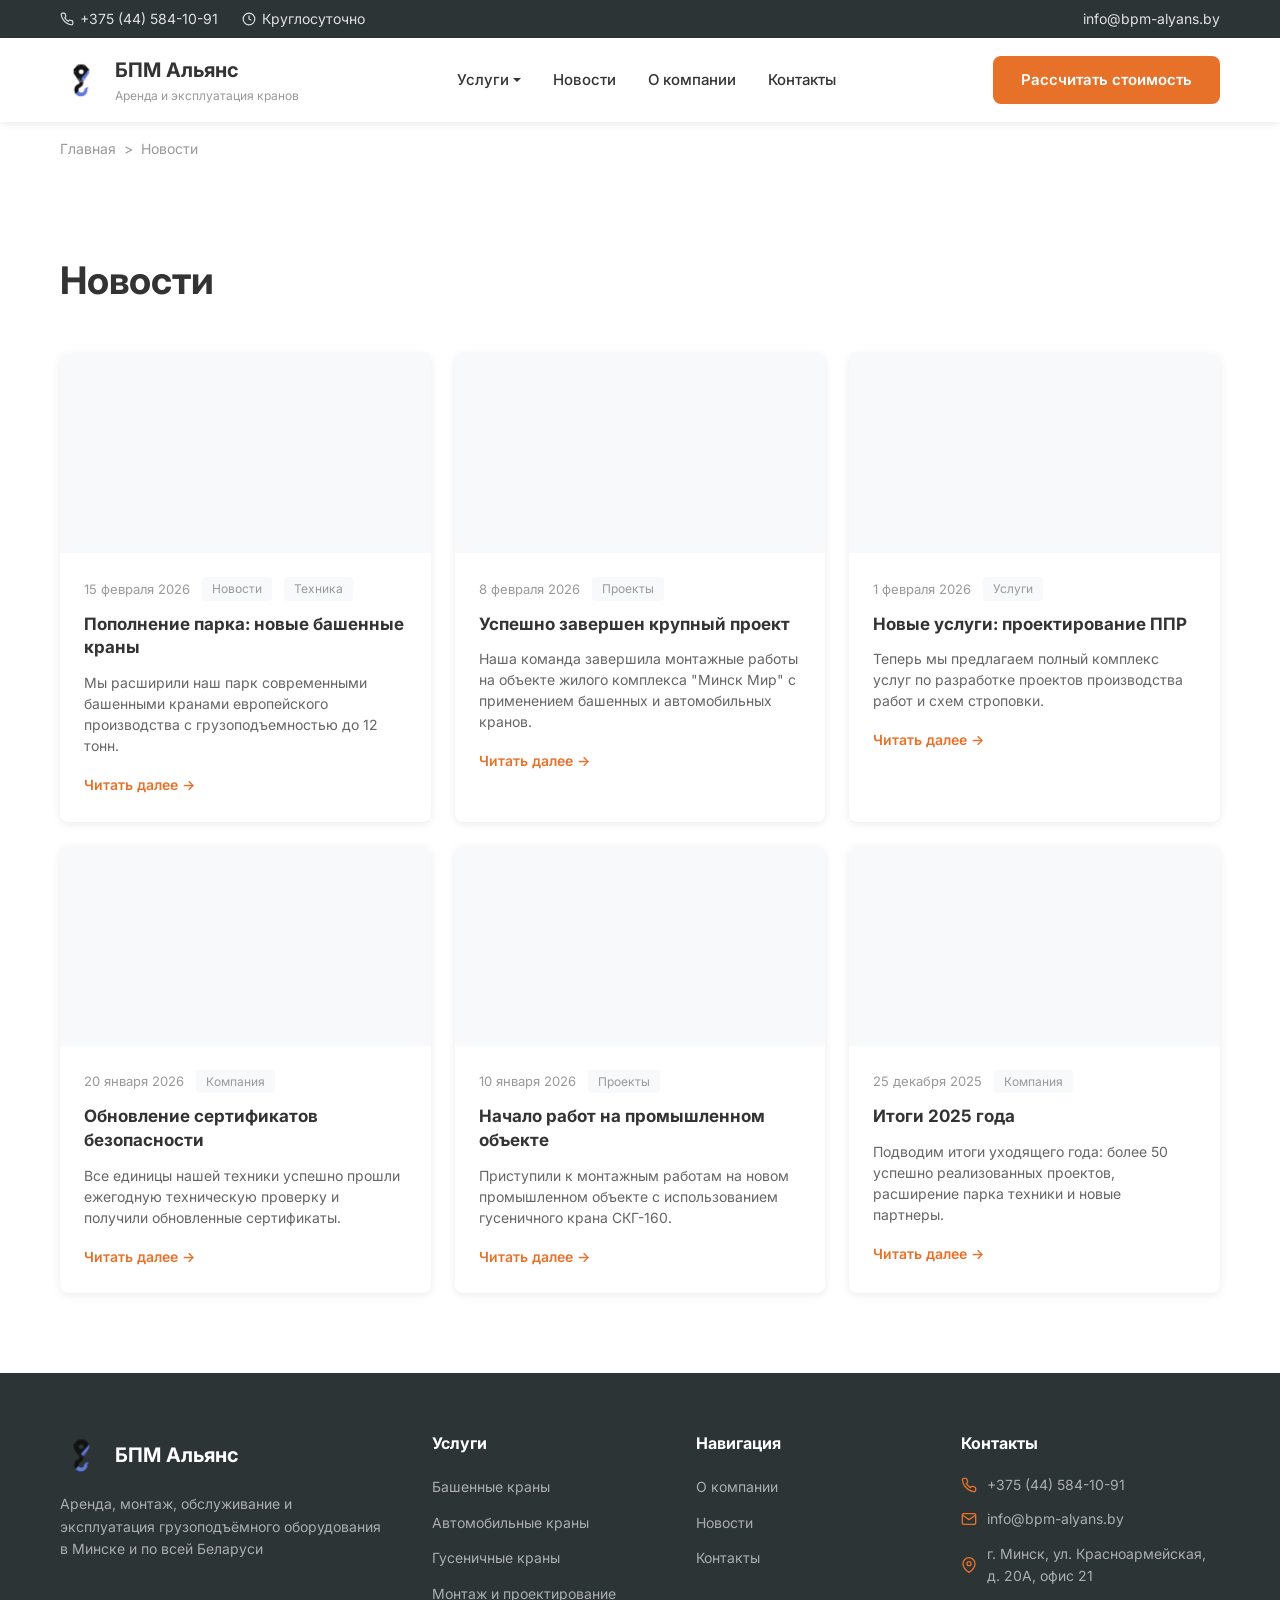
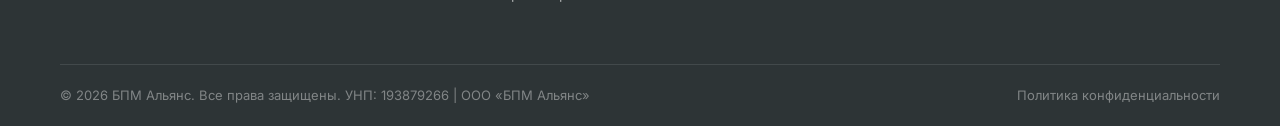
<file: news.html>
<!DOCTYPE html>
<html lang="ru">
<head>
  <meta charset="UTF-8">
  <meta name="viewport" content="width=device-width, initial-scale=1.0">
  <title>Новости — БПМ Альянс</title>
  <meta name="description" content="Новости компании БПМ Альянс: обновления парка техники, завершенные проекты, новые услуги.">
  <link rel="preconnect" href="https://fonts.googleapis.com">
  <link href="https://fonts.googleapis.com/css2?family=Inter:wght@400;500;600;700&display=swap" rel="stylesheet">
  <link rel="stylesheet" href="css/style.css">
</head>
<body>

<div class="top-bar"><div class="container"><div class="top-bar__left"><a href="tel:+375445841091"><svg width="14" height="14" viewBox="0 0 24 24" fill="none" stroke="currentColor" stroke-width="2"><path d="M22 16.92v3a2 2 0 01-2.18 2 19.79 19.79 0 01-8.63-3.07 19.5 19.5 0 01-6-6 19.79 19.79 0 01-3.07-8.67A2 2 0 014.11 2h3a2 2 0 012 1.72c.127.96.361 1.903.7 2.81a2 2 0 01-.45 2.11L8.09 9.91a16 16 0 006 6l1.27-1.27a2 2 0 012.11-.45c.907.339 1.85.573 2.81.7A2 2 0 0122 16.92z"/></svg> +375 (44) 584-10-91</a><span><svg width="14" height="14" viewBox="0 0 24 24" fill="none" stroke="currentColor" stroke-width="2"><circle cx="12" cy="12" r="10"/><polyline points="12 6 12 12 16 14"/></svg> Круглосуточно</span></div><div class="top-bar__right"><a href="mailto:info@bpm-alyans.by">info@bpm-alyans.by</a></div></div></div>

<header class="header"><div class="container"><a href="index.html" class="logo"><img src="img/logo.png" alt="БПМ Альянс" class="logo__img" style="height:44px;width:auto;"><div class="logo__text"><span class="logo__name">БПМ Альянс</span><span class="logo__desc">Аренда и эксплуатация кранов</span></div></a><nav class="nav"><div class="nav__dropdown"><a href="#" class="nav__link nav__link--dropdown">Услуги</a><div class="nav__dropdown-menu"><a href="services/tower-cranes.html">Башенные краны</a><a href="services/mobile-cranes.html">Автомобильные краны</a><a href="services/crawler-cranes.html">Гусеничные краны</a><a href="services/installation.html">Монтаж и проектирование</a></div></div><a href="news.html" class="nav__link">Новости</a><a href="about.html" class="nav__link">О компании</a><a href="contacts.html" class="nav__link">Контакты</a></nav><a href="contacts.html" class="btn btn--primary header__cta">Рассчитать стоимость</a><button class="burger" id="burgerBtn" aria-label="Меню"><span></span><span></span><span></span></button></div></header>

<div class="mobile-overlay" id="mobileOverlay"></div>
<div class="mobile-nav" id="mobileNav"><button class="mobile-nav__close" id="mobileClose">&times;</button><a href="index.html" class="mobile-nav__link">Главная</a><span class="mobile-nav__link">Услуги</span><div class="mobile-nav__sub"><a href="services/tower-cranes.html">Башенные краны</a><a href="services/mobile-cranes.html">Автомобильные краны</a><a href="services/crawler-cranes.html">Гусеничные краны</a><a href="services/installation.html">Монтаж и проектирование</a></div><a href="news.html" class="mobile-nav__link">Новости</a><a href="about.html" class="mobile-nav__link">О компании</a><a href="contacts.html" class="mobile-nav__link">Контакты</a><br><a href="contacts.html" class="btn btn--primary btn--full">Рассчитать стоимость</a></div>

<div class="breadcrumbs"><div class="container"><a href="index.html">Главная</a><span>&gt;</span>Новости</div></div>

<section class="section">
  <div class="container">
    <h1 class="section-title" style="font-size:38px;margin-bottom:48px;">Новости</h1>
    <div class="news-grid">
      <div class="news-card">
        <div class="news-card__img"></div>
        <div class="news-card__body">
          <div class="news-card__meta"><span>15 февраля 2026</span><span class="news-card__tag">Новости</span><span class="news-card__tag">Техника</span></div>
          <h3 class="news-card__title">Пополнение парка: новые башенные краны</h3>
          <p class="news-card__text">Мы расширили наш парк современными башенными кранами европейского производства с грузоподъемностью до 12 тонн.</p>
          <a href="#" class="news-card__link">Читать далее &rarr;</a>
        </div>
      </div>
      <div class="news-card">
        <div class="news-card__img"></div>
        <div class="news-card__body">
          <div class="news-card__meta"><span>8 февраля 2026</span><span class="news-card__tag">Проекты</span></div>
          <h3 class="news-card__title">Успешно завершен крупный проект</h3>
          <p class="news-card__text">Наша команда завершила монтажные работы на объекте жилого комплекса "Минск Мир" с применением башенных и автомобильных кранов.</p>
          <a href="#" class="news-card__link">Читать далее &rarr;</a>
        </div>
      </div>
      <div class="news-card">
        <div class="news-card__img"></div>
        <div class="news-card__body">
          <div class="news-card__meta"><span>1 февраля 2026</span><span class="news-card__tag">Услуги</span></div>
          <h3 class="news-card__title">Новые услуги: проектирование ППР</h3>
          <p class="news-card__text">Теперь мы предлагаем полный комплекс услуг по разработке проектов производства работ и схем строповки.</p>
          <a href="#" class="news-card__link">Читать далее &rarr;</a>
        </div>
      </div>
      <div class="news-card">
        <div class="news-card__img"></div>
        <div class="news-card__body">
          <div class="news-card__meta"><span>20 января 2026</span><span class="news-card__tag">Компания</span></div>
          <h3 class="news-card__title">Обновление сертификатов безопасности</h3>
          <p class="news-card__text">Все единицы нашей техники успешно прошли ежегодную техническую проверку и получили обновленные сертификаты.</p>
          <a href="#" class="news-card__link">Читать далее &rarr;</a>
        </div>
      </div>
      <div class="news-card">
        <div class="news-card__img"></div>
        <div class="news-card__body">
          <div class="news-card__meta"><span>10 января 2026</span><span class="news-card__tag">Проекты</span></div>
          <h3 class="news-card__title">Начало работ на промышленном объекте</h3>
          <p class="news-card__text">Приступили к монтажным работам на новом промышленном объекте с использованием гусеничного крана СКГ-160.</p>
          <a href="#" class="news-card__link">Читать далее &rarr;</a>
        </div>
      </div>
      <div class="news-card">
        <div class="news-card__img"></div>
        <div class="news-card__body">
          <div class="news-card__meta"><span>25 декабря 2025</span><span class="news-card__tag">Компания</span></div>
          <h3 class="news-card__title">Итоги 2025 года</h3>
          <p class="news-card__text">Подводим итоги уходящего года: более 50 успешно реализованных проектов, расширение парка техники и новые партнеры.</p>
          <a href="#" class="news-card__link">Читать далее &rarr;</a>
        </div>
      </div>
    </div>
  </div>
</section>

<footer class="footer"><div class="container"><div class="footer-grid"><div><div class="footer__logo"><a href="index.html" class="logo"><img src="img/logo.png" alt="БПМ Альянс" class="logo__img" style="height:44px;width:auto;"><div class="logo__text"><span class="logo__name" style="color:#fff">БПМ Альянс</span></div></a></div><p class="footer__desc">Аренда, монтаж, обслуживание и эксплуатация грузоподъёмного оборудования в Минске и по всей Беларуси</p></div><div><h4 class="footer__heading">Услуги</h4><ul class="footer__links"><li><a href="services/tower-cranes.html">Башенные краны</a></li><li><a href="services/mobile-cranes.html">Автомобильные краны</a></li><li><a href="services/crawler-cranes.html">Гусеничные краны</a></li><li><a href="services/installation.html">Монтаж и проектирование</a></li></ul></div><div><h4 class="footer__heading">Навигация</h4><ul class="footer__links"><li><a href="about.html">О компании</a></li><li><a href="news.html">Новости</a></li><li><a href="contacts.html">Контакты</a></li></ul></div><div><h4 class="footer__heading">Контакты</h4><div class="footer__contact-item"><svg width="16" height="16" viewBox="0 0 24 24" fill="none" stroke="currentColor" stroke-width="2"><path d="M22 16.92v3a2 2 0 01-2.18 2 19.79 19.79 0 01-8.63-3.07 19.5 19.5 0 01-6-6 19.79 19.79 0 01-3.07-8.67A2 2 0 014.11 2h3a2 2 0 012 1.72c.127.96.361 1.903.7 2.81a2 2 0 01-.45 2.11L8.09 9.91a16 16 0 006 6l1.27-1.27a2 2 0 012.11-.45c.907.339 1.85.573 2.81.7A2 2 0 0122 16.92z"/></svg> +375 (44) 584-10-91</div><div class="footer__contact-item"><svg width="16" height="16" viewBox="0 0 24 24" fill="none" stroke="currentColor" stroke-width="2"><path d="M4 4h16c1.1 0 2 .9 2 2v12c0 1.1-.9 2-2 2H4c-1.1 0-2-.9-2-2V6c0-1.1.9-2 2-2z"/><polyline points="22,6 12,13 2,6"/></svg> info@bpm-alyans.by</div><div class="footer__contact-item"><svg width="16" height="16" viewBox="0 0 24 24" fill="none" stroke="currentColor" stroke-width="2"><path d="M21 10c0 7-9 13-9 13s-9-6-9-13a9 9 0 0118 0z"/><circle cx="12" cy="10" r="3"/></svg> г. Минск, ул. Красноармейская, д. 20А, офис 21</div></div></div><div class="footer-bottom"><span>&copy; 2026 БПМ Альянс. Все права защищены. УНП: 193879266 | ООО «БПМ Альянс»</span><a href="#">Политика конфиденциальности</a></div></div></footer>

<script src="js/main.js"></script>
</body>
</html>
</file>
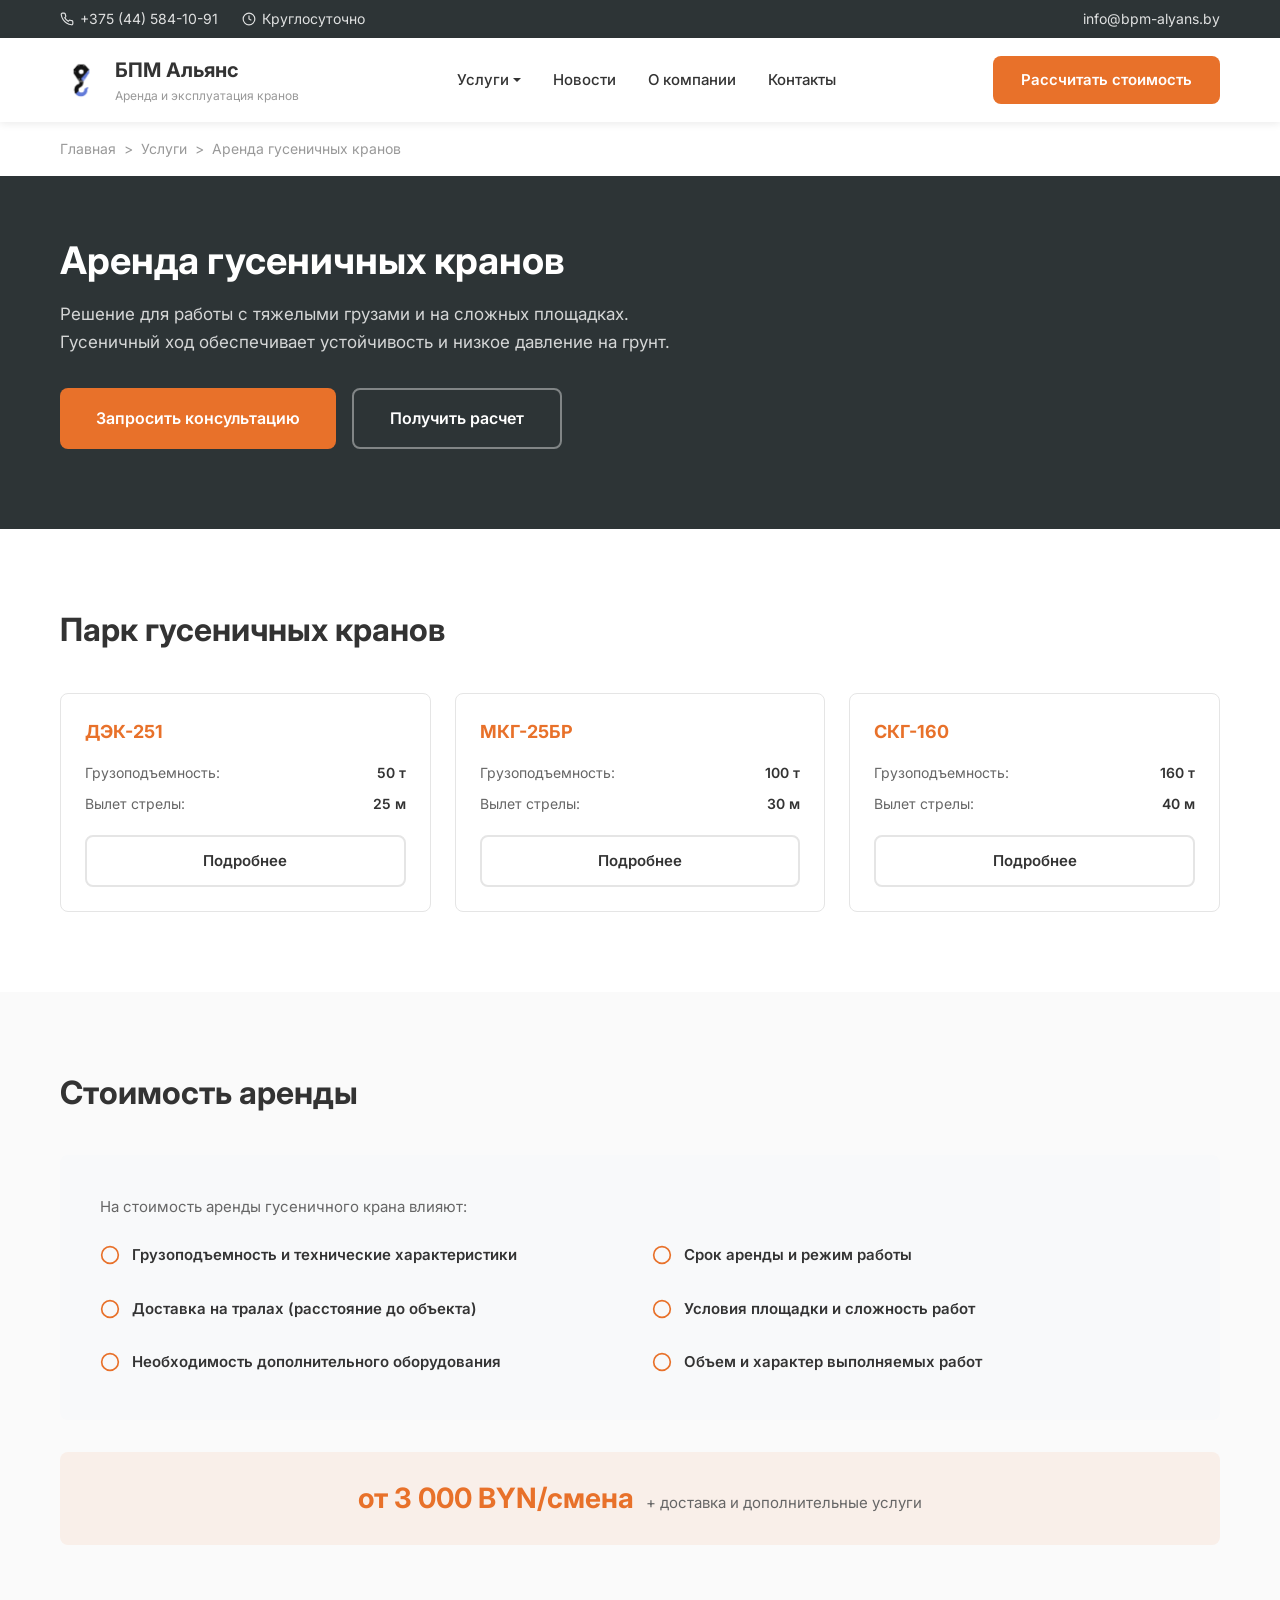
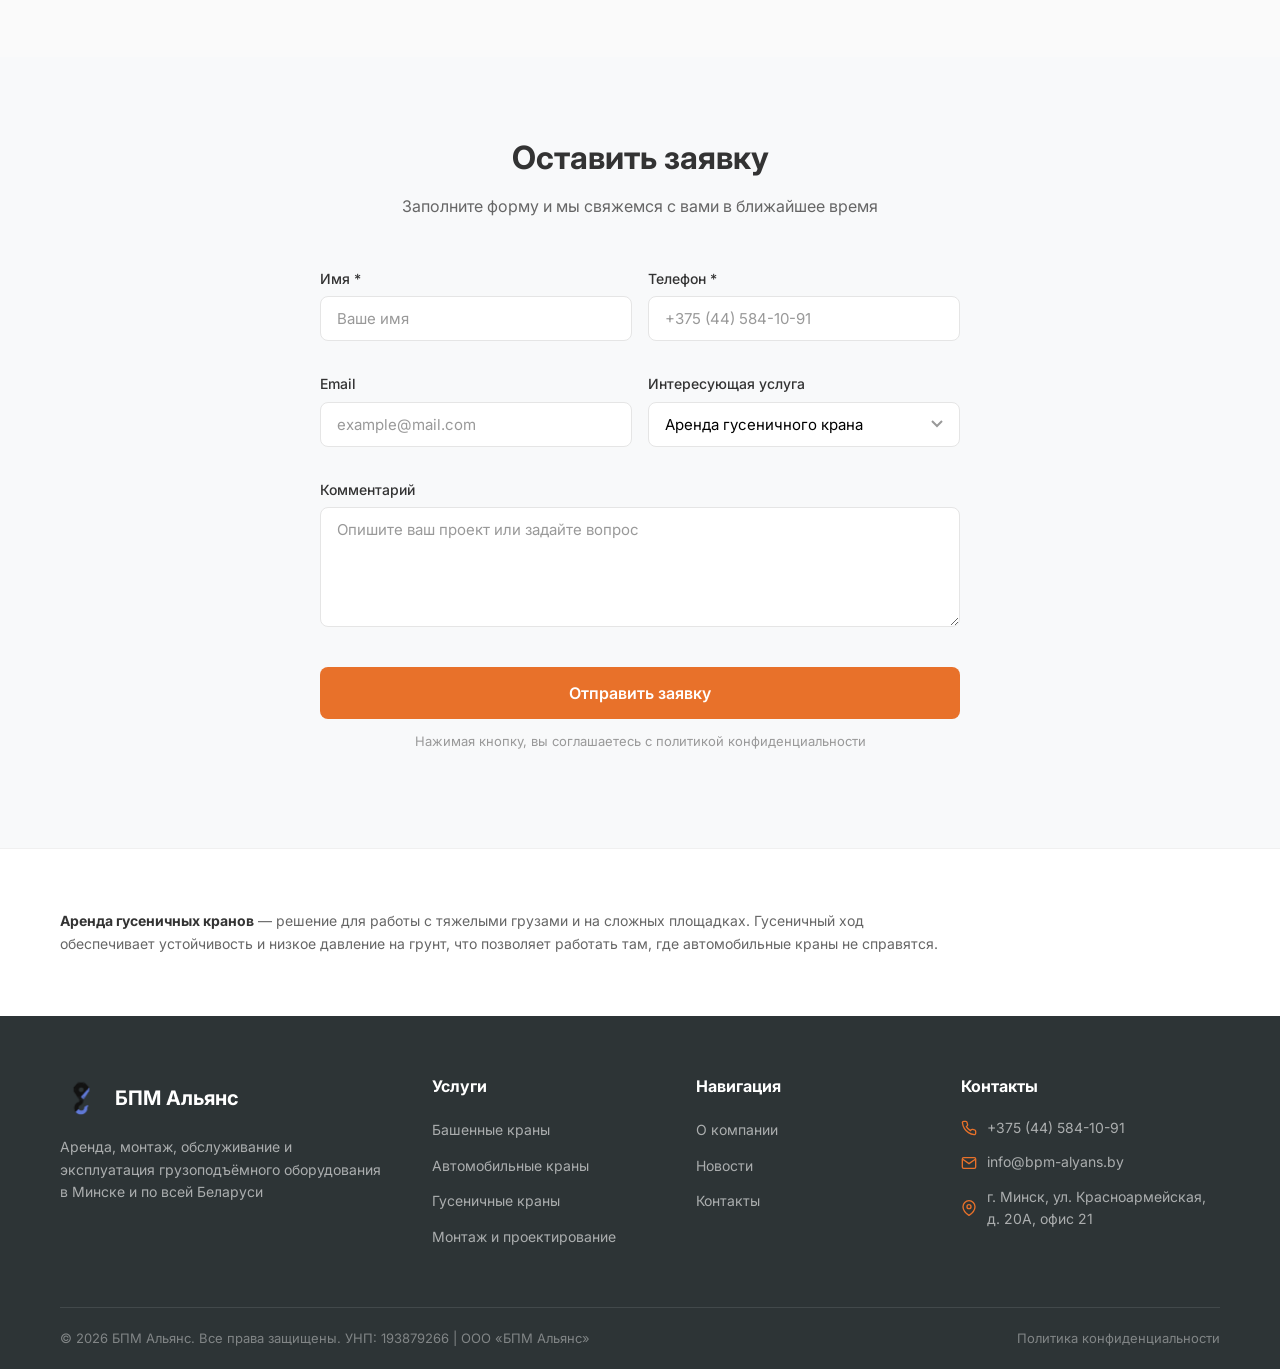
<file: services/crawler-cranes.html>
<!DOCTYPE html>
<html lang="ru">
<head>
  <meta charset="UTF-8">
  <meta name="viewport" content="width=device-width, initial-scale=1.0">
  <title>Аренда гусеничных кранов — БПМ Альянс</title>
  <meta name="description" content="Аренда гусеничных кранов грузоподъемностью от 50 до 200 тонн в Минске и Беларуси. Работа на сложных площадках.">
  <link rel="preconnect" href="https://fonts.googleapis.com">
  <link href="https://fonts.googleapis.com/css2?family=Inter:wght@400;500;600;700&display=swap" rel="stylesheet">
  <link rel="stylesheet" href="../css/style.css">
</head>
<body>

<!-- Top Bar -->
<div class="top-bar"><div class="container"><div class="top-bar__left"><a href="tel:+375445841091"><svg width="14" height="14" viewBox="0 0 24 24" fill="none" stroke="currentColor" stroke-width="2"><path d="M22 16.92v3a2 2 0 01-2.18 2 19.79 19.79 0 01-8.63-3.07 19.5 19.5 0 01-6-6 19.79 19.79 0 01-3.07-8.67A2 2 0 014.11 2h3a2 2 0 012 1.72c.127.96.361 1.903.7 2.81a2 2 0 01-.45 2.11L8.09 9.91a16 16 0 006 6l1.27-1.27a2 2 0 012.11-.45c.907.339 1.85.573 2.81.7A2 2 0 0122 16.92z"/></svg> +375 (44) 584-10-91</a><span><svg width="14" height="14" viewBox="0 0 24 24" fill="none" stroke="currentColor" stroke-width="2"><circle cx="12" cy="12" r="10"/><polyline points="12 6 12 12 16 14"/></svg> Круглосуточно</span></div><div class="top-bar__right"><a href="mailto:info@bpm-alyans.by">info@bpm-alyans.by</a></div></div></div>

<header class="header"><div class="container"><a href="../index.html" class="logo"><img src="../img/logo.png" alt="БПМ Альянс" class="logo__img" style="height:44px;width:auto;"><div class="logo__text"><span class="logo__name">БПМ Альянс</span><span class="logo__desc">Аренда и эксплуатация кранов</span></div></a><nav class="nav"><div class="nav__dropdown"><a href="#" class="nav__link nav__link--dropdown">Услуги</a><div class="nav__dropdown-menu"><a href="tower-cranes.html">Башенные краны</a><a href="mobile-cranes.html">Автомобильные краны</a><a href="crawler-cranes.html">Гусеничные краны</a><a href="installation.html">Монтаж и проектирование</a></div></div><a href="../news.html" class="nav__link">Новости</a><a href="../about.html" class="nav__link">О компании</a><a href="../contacts.html" class="nav__link">Контакты</a></nav><a href="../contacts.html" class="btn btn--primary header__cta">Рассчитать стоимость</a><button class="burger" id="burgerBtn" aria-label="Меню"><span></span><span></span><span></span></button></div></header>

<div class="mobile-overlay" id="mobileOverlay"></div>
<div class="mobile-nav" id="mobileNav"><button class="mobile-nav__close" id="mobileClose">&times;</button><a href="../index.html" class="mobile-nav__link">Главная</a><span class="mobile-nav__link">Услуги</span><div class="mobile-nav__sub"><a href="tower-cranes.html">Башенные краны</a><a href="mobile-cranes.html">Автомобильные краны</a><a href="crawler-cranes.html">Гусеничные краны</a><a href="installation.html">Монтаж и проектирование</a></div><a href="../news.html" class="mobile-nav__link">Новости</a><a href="../about.html" class="mobile-nav__link">О компании</a><a href="../contacts.html" class="mobile-nav__link">Контакты</a><br><a href="../contacts.html" class="btn btn--primary btn--full">Рассчитать стоимость</a></div>

<div class="breadcrumbs"><div class="container"><a href="../index.html">Главная</a><span>&gt;</span><a href="#">Услуги</a><span>&gt;</span>Аренда гусеничных кранов</div></div>

<section class="page-hero">
  <div class="container">
    <h1 class="page-hero__title">Аренда гусеничных кранов</h1>
    <p class="page-hero__text">Решение для работы с тяжелыми грузами и на сложных площадках. Гусеничный ход обеспечивает устойчивость и низкое давление на грунт.</p>
    <div class="hero__buttons">
      <a href="../contacts.html" class="btn btn--primary btn--lg">Запросить консультацию</a>
      <a href="../contacts.html" class="btn btn--outline-dark btn--lg" style="border-color:rgba(255,255,255,0.4);color:#fff;">Получить расчет</a>
    </div>
  </div>
</section>

<!-- Fleet -->
<section class="section">
  <div class="container">
    <h2 class="section-title">Парк гусеничных кранов</h2>
    <br>
    <div class="cranes-grid cranes-grid--3">
      <div class="crane-card">
        <div class="crane-card__name">ДЭК-251</div>
        <div class="crane-card__specs">
          <div class="crane-card__spec"><span class="crane-card__spec-label">Грузоподъемность:</span><span class="crane-card__spec-value">50 т</span></div>
          <div class="crane-card__spec"><span class="crane-card__spec-label">Вылет стрелы:</span><span class="crane-card__spec-value">25 м</span></div>
        </div>
        <a href="#" class="btn btn--outline btn--full">Подробнее</a>
      </div>
      <div class="crane-card">
        <div class="crane-card__name">МКГ-25БР</div>
        <div class="crane-card__specs">
          <div class="crane-card__spec"><span class="crane-card__spec-label">Грузоподъемность:</span><span class="crane-card__spec-value">100 т</span></div>
          <div class="crane-card__spec"><span class="crane-card__spec-label">Вылет стрелы:</span><span class="crane-card__spec-value">30 м</span></div>
        </div>
        <a href="#" class="btn btn--outline btn--full">Подробнее</a>
      </div>
      <div class="crane-card">
        <div class="crane-card__name">СКГ-160</div>
        <div class="crane-card__specs">
          <div class="crane-card__spec"><span class="crane-card__spec-label">Грузоподъемность:</span><span class="crane-card__spec-value">160 т</span></div>
          <div class="crane-card__spec"><span class="crane-card__spec-label">Вылет стрелы:</span><span class="crane-card__spec-value">40 м</span></div>
        </div>
        <a href="#" class="btn btn--outline btn--full">Подробнее</a>
      </div>
    </div>
  </div>
</section>

<!-- Cost -->
<section class="section section--gray">
  <div class="container">
    <h2 class="section-title">Стоимость аренды</h2>
    <br>
    <div class="pricing-factors">
      <p class="pricing-factors__title">На стоимость аренды гусеничного крана влияют:</p>
      <div class="pricing-factors__grid">
        <div class="pricing-factor"><span class="pricing-factor__icon"><svg width="20" height="20" viewBox="0 0 24 24" fill="none" stroke="currentColor" stroke-width="2"><circle cx="12" cy="12" r="10"/></svg></span><div><div class="pricing-factor__title">Грузоподъемность и технические характеристики</div></div></div>
        <div class="pricing-factor"><span class="pricing-factor__icon"><svg width="20" height="20" viewBox="0 0 24 24" fill="none" stroke="currentColor" stroke-width="2"><circle cx="12" cy="12" r="10"/></svg></span><div><div class="pricing-factor__title">Срок аренды и режим работы</div></div></div>
        <div class="pricing-factor"><span class="pricing-factor__icon"><svg width="20" height="20" viewBox="0 0 24 24" fill="none" stroke="currentColor" stroke-width="2"><circle cx="12" cy="12" r="10"/></svg></span><div><div class="pricing-factor__title">Доставка на тралах (расстояние до объекта)</div></div></div>
        <div class="pricing-factor"><span class="pricing-factor__icon"><svg width="20" height="20" viewBox="0 0 24 24" fill="none" stroke="currentColor" stroke-width="2"><circle cx="12" cy="12" r="10"/></svg></span><div><div class="pricing-factor__title">Условия площадки и сложность работ</div></div></div>
        <div class="pricing-factor"><span class="pricing-factor__icon"><svg width="20" height="20" viewBox="0 0 24 24" fill="none" stroke="currentColor" stroke-width="2"><circle cx="12" cy="12" r="10"/></svg></span><div><div class="pricing-factor__title">Необходимость дополнительного оборудования</div></div></div>
        <div class="pricing-factor"><span class="pricing-factor__icon"><svg width="20" height="20" viewBox="0 0 24 24" fill="none" stroke="currentColor" stroke-width="2"><circle cx="12" cy="12" r="10"/></svg></span><div><div class="pricing-factor__title">Объем и характер выполняемых работ</div></div></div>
      </div>
    </div>
    <div class="price-highlight">
      <span class="price-highlight__amount">от 3 000 BYN/смена</span>
      <span class="price-highlight__note">+ доставка и дополнительные услуги</span>
    </div>
  </div>
</section>

<!-- Form -->
<section class="form-section" id="callback">
  <div class="container">
    <h2 class="section-title text-center">Оставить заявку</h2>
    <p class="section-subtitle text-center">Заполните форму и мы свяжемся с вами в ближайшее время</p>
    <div class="form-wrapper">
      <form id="contactForm">
        <div class="form-grid">
          <div class="form-group"><label class="form-label">Имя *</label><input type="text" class="form-input" placeholder="Ваше имя" required></div>
          <div class="form-group"><label class="form-label">Телефон *</label><input type="tel" class="form-input" placeholder="+375 (44) 584-10-91" required></div>
          <div class="form-group"><label class="form-label">Email</label><input type="email" class="form-input" placeholder="example@mail.com"></div>
          <div class="form-group"><label class="form-label">Интересующая услуга</label><select class="form-select"><option value="">Выберите услугу</option><option>Аренда башенного крана</option><option>Аренда автомобильного крана</option><option selected>Аренда гусеничного крана</option></select></div>
          <div class="form-group form-group--full"><label class="form-label">Комментарий</label><textarea class="form-input" placeholder="Опишите ваш проект или задайте вопрос"></textarea></div>
          <div class="form-group form-group--full"><button type="submit" class="btn btn--primary btn--lg btn--full">Отправить заявку</button><p class="form-note">Нажимая кнопку, вы соглашаетесь с политикой конфиденциальности</p></div>
        </div>
      </form>
    </div>
  </div>
</section>

<section class="seo-text"><div class="container"><p><strong>Аренда гусеничных кранов</strong> — решение для работы с тяжелыми грузами и на сложных площадках. Гусеничный ход обеспечивает устойчивость и низкое давление на грунт, что позволяет работать там, где автомобильные краны не справятся.</p></div></section>

<footer class="footer"><div class="container"><div class="footer-grid"><div><div class="footer__logo"><a href="../index.html" class="logo"><img src="../img/logo.png" alt="БПМ Альянс" class="logo__img" style="height:44px;width:auto;"><div class="logo__text"><span class="logo__name" style="color:#fff">БПМ Альянс</span></div></a></div><p class="footer__desc">Аренда, монтаж, обслуживание и эксплуатация грузоподъёмного оборудования в Минске и по всей Беларуси</p></div><div><h4 class="footer__heading">Услуги</h4><ul class="footer__links"><li><a href="tower-cranes.html">Башенные краны</a></li><li><a href="mobile-cranes.html">Автомобильные краны</a></li><li><a href="crawler-cranes.html">Гусеничные краны</a></li><li><a href="installation.html">Монтаж и проектирование</a></li></ul></div><div><h4 class="footer__heading">Навигация</h4><ul class="footer__links"><li><a href="../about.html">О компании</a></li><li><a href="../news.html">Новости</a></li><li><a href="../contacts.html">Контакты</a></li></ul></div><div><h4 class="footer__heading">Контакты</h4><div class="footer__contact-item"><svg width="16" height="16" viewBox="0 0 24 24" fill="none" stroke="currentColor" stroke-width="2"><path d="M22 16.92v3a2 2 0 01-2.18 2 19.79 19.79 0 01-8.63-3.07 19.5 19.5 0 01-6-6 19.79 19.79 0 01-3.07-8.67A2 2 0 014.11 2h3a2 2 0 012 1.72c.127.96.361 1.903.7 2.81a2 2 0 01-.45 2.11L8.09 9.91a16 16 0 006 6l1.27-1.27a2 2 0 012.11-.45c.907.339 1.85.573 2.81.7A2 2 0 0122 16.92z"/></svg> +375 (44) 584-10-91</div><div class="footer__contact-item"><svg width="16" height="16" viewBox="0 0 24 24" fill="none" stroke="currentColor" stroke-width="2"><path d="M4 4h16c1.1 0 2 .9 2 2v12c0 1.1-.9 2-2 2H4c-1.1 0-2-.9-2-2V6c0-1.1.9-2 2-2z"/><polyline points="22,6 12,13 2,6"/></svg> info@bpm-alyans.by</div><div class="footer__contact-item"><svg width="16" height="16" viewBox="0 0 24 24" fill="none" stroke="currentColor" stroke-width="2"><path d="M21 10c0 7-9 13-9 13s-9-6-9-13a9 9 0 0118 0z"/><circle cx="12" cy="10" r="3"/></svg> г. Минск, ул. Красноармейская, д. 20А, офис 21</div></div></div><div class="footer-bottom"><span>&copy; 2026 БПМ Альянс. Все права защищены. УНП: 193879266 | ООО «БПМ Альянс»</span><a href="#">Политика конфиденциальности</a></div></div></footer>

<script src="../js/main.js"></script>
</body>
</html>
</file>
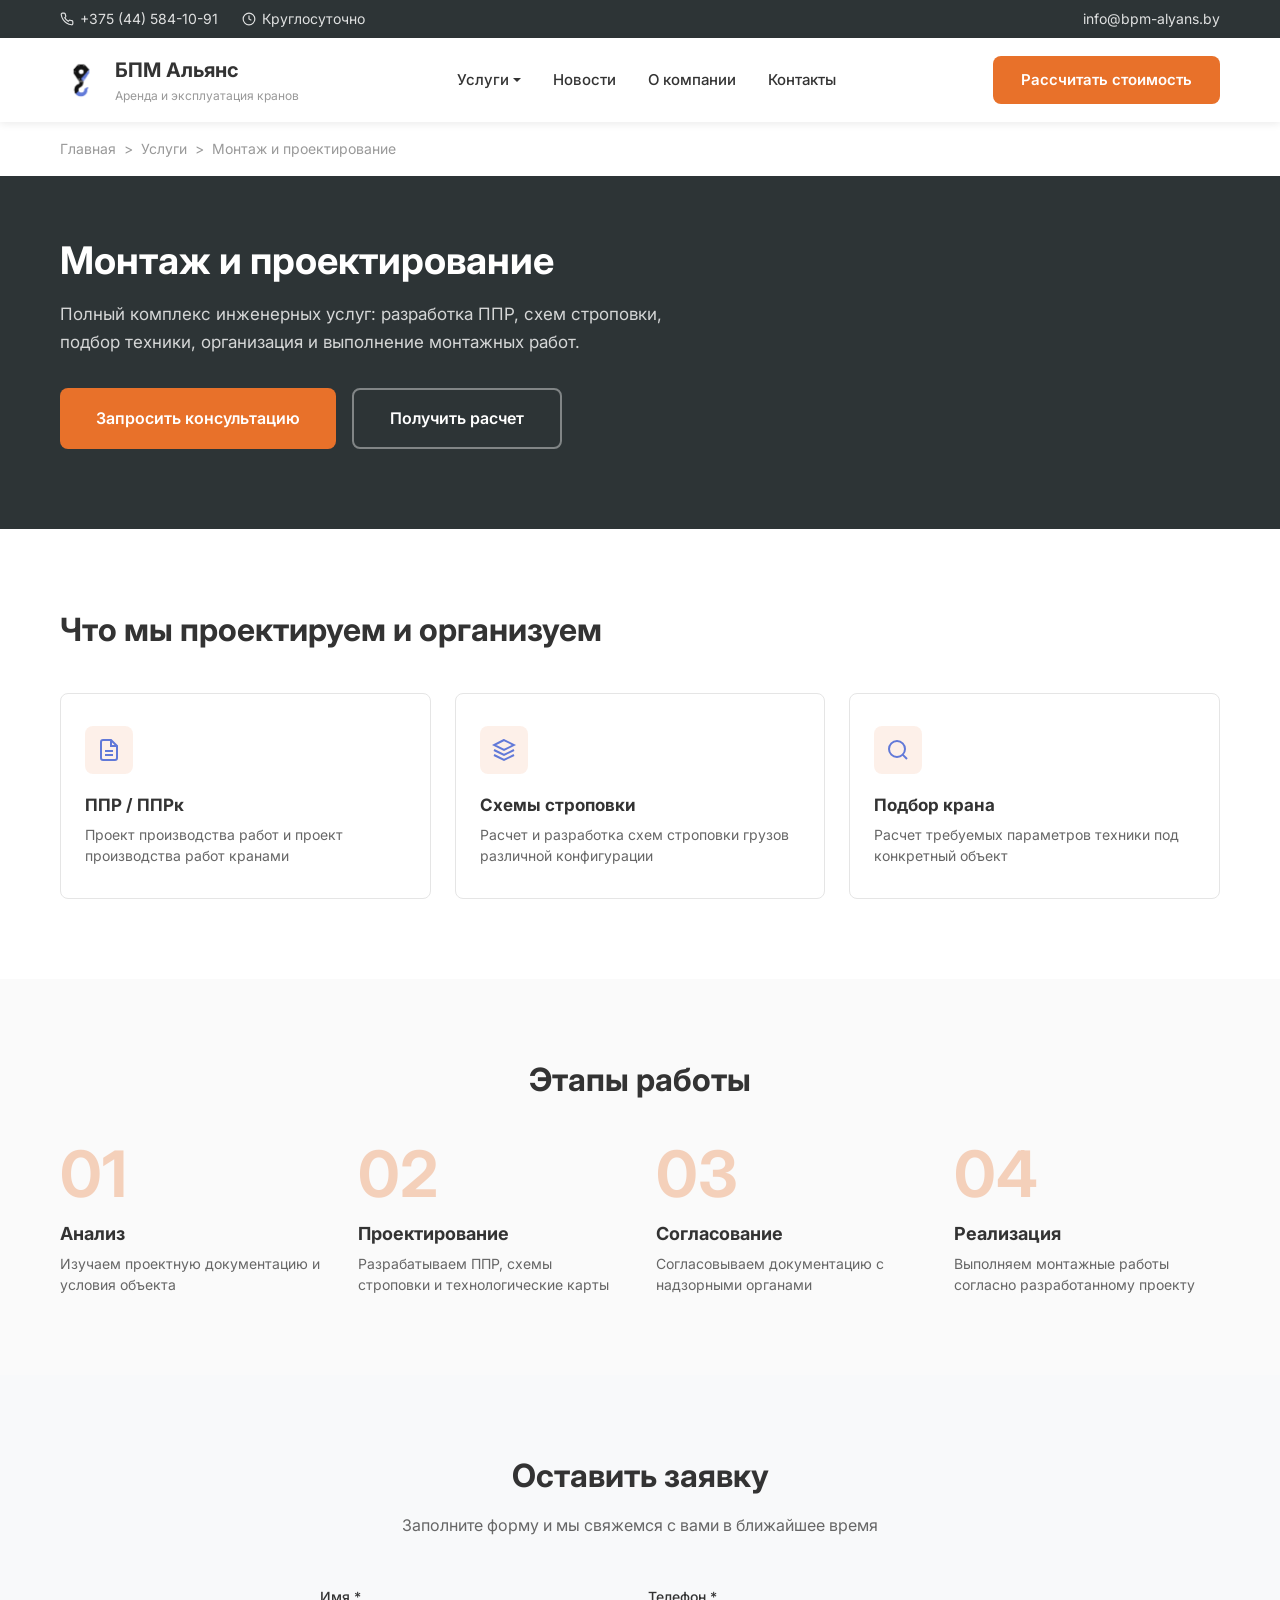
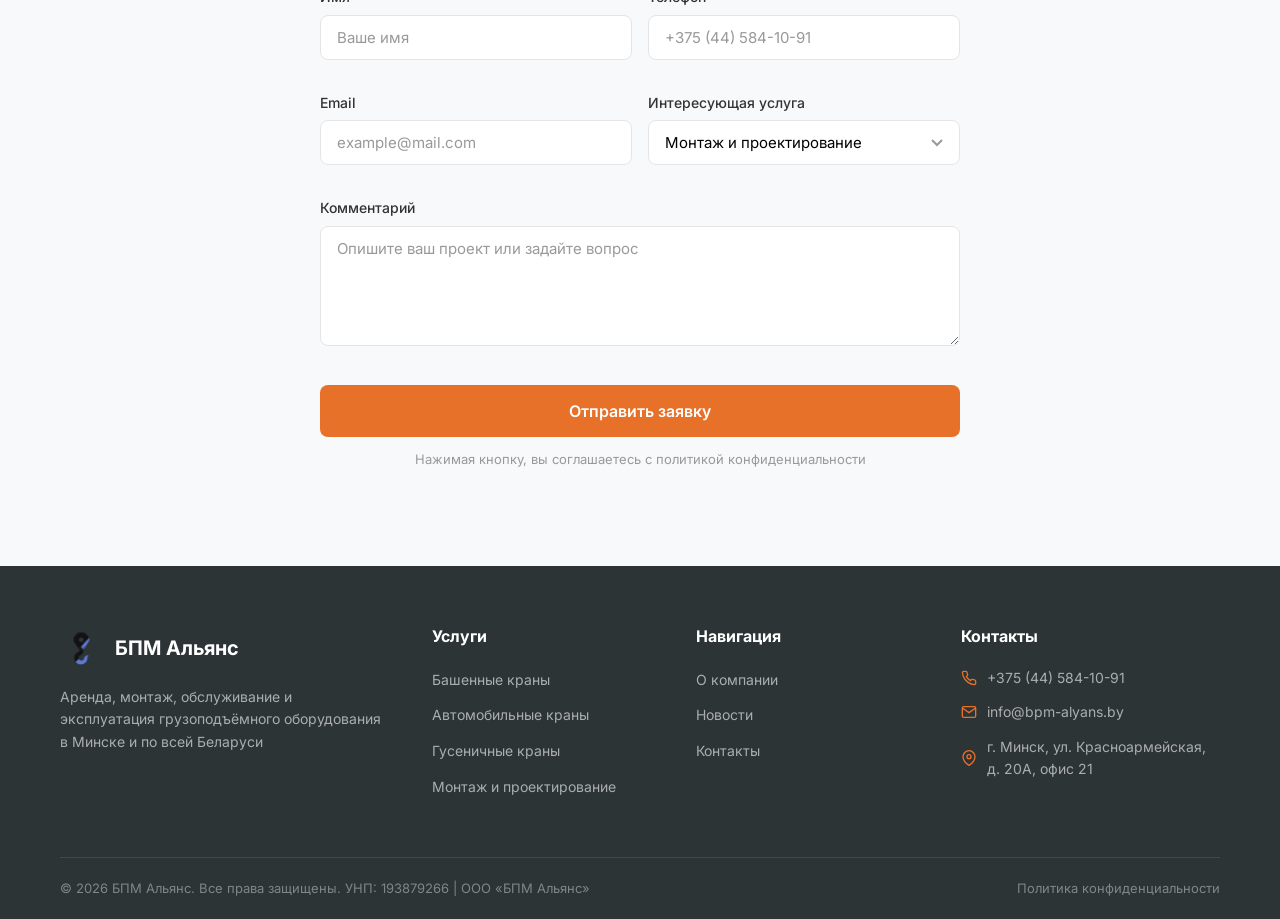
<file: services/installation.html>
<!DOCTYPE html>
<html lang="ru">
<head>
  <meta charset="UTF-8">
  <meta name="viewport" content="width=device-width, initial-scale=1.0">
  <title>Монтаж и проектирование — БПМ Альянс</title>
  <meta name="description" content="Полный комплекс инженерных услуг: разработка ППР, схем строповки, подбор техники, организация и выполнение монтажных работ.">
  <link rel="preconnect" href="https://fonts.googleapis.com">
  <link href="https://fonts.googleapis.com/css2?family=Inter:wght@400;500;600;700&display=swap" rel="stylesheet">
  <link rel="stylesheet" href="../css/style.css">
</head>
<body>

<div class="top-bar"><div class="container"><div class="top-bar__left"><a href="tel:+375445841091"><svg width="14" height="14" viewBox="0 0 24 24" fill="none" stroke="currentColor" stroke-width="2"><path d="M22 16.92v3a2 2 0 01-2.18 2 19.79 19.79 0 01-8.63-3.07 19.5 19.5 0 01-6-6 19.79 19.79 0 01-3.07-8.67A2 2 0 014.11 2h3a2 2 0 012 1.72c.127.96.361 1.903.7 2.81a2 2 0 01-.45 2.11L8.09 9.91a16 16 0 006 6l1.27-1.27a2 2 0 012.11-.45c.907.339 1.85.573 2.81.7A2 2 0 0122 16.92z"/></svg> +375 (44) 584-10-91</a><span><svg width="14" height="14" viewBox="0 0 24 24" fill="none" stroke="currentColor" stroke-width="2"><circle cx="12" cy="12" r="10"/><polyline points="12 6 12 12 16 14"/></svg> Круглосуточно</span></div><div class="top-bar__right"><a href="mailto:info@bpm-alyans.by">info@bpm-alyans.by</a></div></div></div>

<header class="header"><div class="container"><a href="../index.html" class="logo"><img src="../img/logo.png" alt="БПМ Альянс" class="logo__img" style="height:44px;width:auto;"><div class="logo__text"><span class="logo__name">БПМ Альянс</span><span class="logo__desc">Аренда и эксплуатация кранов</span></div></a><nav class="nav"><div class="nav__dropdown"><a href="#" class="nav__link nav__link--dropdown">Услуги</a><div class="nav__dropdown-menu"><a href="tower-cranes.html">Башенные краны</a><a href="mobile-cranes.html">Автомобильные краны</a><a href="crawler-cranes.html">Гусеничные краны</a><a href="installation.html">Монтаж и проектирование</a></div></div><a href="../news.html" class="nav__link">Новости</a><a href="../about.html" class="nav__link">О компании</a><a href="../contacts.html" class="nav__link">Контакты</a></nav><a href="../contacts.html" class="btn btn--primary header__cta">Рассчитать стоимость</a><button class="burger" id="burgerBtn" aria-label="Меню"><span></span><span></span><span></span></button></div></header>

<div class="mobile-overlay" id="mobileOverlay"></div>
<div class="mobile-nav" id="mobileNav"><button class="mobile-nav__close" id="mobileClose">&times;</button><a href="../index.html" class="mobile-nav__link">Главная</a><span class="mobile-nav__link">Услуги</span><div class="mobile-nav__sub"><a href="tower-cranes.html">Башенные краны</a><a href="mobile-cranes.html">Автомобильные краны</a><a href="crawler-cranes.html">Гусеничные краны</a><a href="installation.html">Монтаж и проектирование</a></div><a href="../news.html" class="mobile-nav__link">Новости</a><a href="../about.html" class="mobile-nav__link">О компании</a><a href="../contacts.html" class="mobile-nav__link">Контакты</a><br><a href="../contacts.html" class="btn btn--primary btn--full">Рассчитать стоимость</a></div>

<div class="breadcrumbs"><div class="container"><a href="../index.html">Главная</a><span>&gt;</span><a href="#">Услуги</a><span>&gt;</span>Монтаж и проектирование</div></div>

<section class="page-hero">
  <div class="container">
    <h1 class="page-hero__title">Монтаж и проектирование</h1>
    <p class="page-hero__text">Полный комплекс инженерных услуг: разработка ППР, схем строповки, подбор техники, организация и выполнение монтажных работ.</p>
    <div class="hero__buttons">
      <a href="../contacts.html" class="btn btn--primary btn--lg">Запросить консультацию</a>
      <a href="../contacts.html" class="btn btn--outline-dark btn--lg" style="border-color:rgba(255,255,255,0.4);color:#fff;">Получить расчет</a>
    </div>
  </div>
</section>

<!-- Services -->
<section class="section">
  <div class="container">
    <h2 class="section-title">Что мы проектируем и организуем</h2>
    <br>
    <div class="eng-grid">
      <div class="eng-card">
        <div class="eng-card__icon"><svg width="24" height="24" viewBox="0 0 24 24" fill="none" stroke="#6179D8" stroke-width="2"><path d="M14 2H6a2 2 0 00-2 2v16a2 2 0 002 2h12a2 2 0 002-2V8z"/><polyline points="14 2 14 8 20 8"/><line x1="16" y1="13" x2="8" y2="13"/><line x1="16" y1="17" x2="8" y2="17"/></svg></div>
        <h3 class="eng-card__title">ППР / ППРк</h3>
        <p class="eng-card__text">Проект производства работ и проект производства работ кранами</p>
      </div>
      <div class="eng-card">
        <div class="eng-card__icon"><svg width="24" height="24" viewBox="0 0 24 24" fill="none" stroke="#6179D8" stroke-width="2"><path d="M12 2L2 7l10 5 10-5-10-5z"/><path d="M2 17l10 5 10-5"/><path d="M2 12l10 5 10-5"/></svg></div>
        <h3 class="eng-card__title">Схемы строповки</h3>
        <p class="eng-card__text">Расчет и разработка схем строповки грузов различной конфигурации</p>
      </div>
      <div class="eng-card">
        <div class="eng-card__icon"><svg width="24" height="24" viewBox="0 0 24 24" fill="none" stroke="#6179D8" stroke-width="2"><circle cx="11" cy="11" r="8"/><line x1="21" y1="21" x2="16.65" y2="16.65"/></svg></div>
        <h3 class="eng-card__title">Подбор крана</h3>
        <p class="eng-card__text">Расчет требуемых параметров техники под конкретный объект</p>
      </div>
    </div>
  </div>
</section>

<!-- Steps -->
<section class="section section--gray">
  <div class="container">
    <h2 class="section-title text-center">Этапы работы</h2>
    <br>
    <div class="steps-grid">
      <div class="step"><div class="step__number">01</div><h3 class="step__title">Анализ</h3><p class="step__text">Изучаем проектную документацию и условия объекта</p></div>
      <div class="step"><div class="step__number">02</div><h3 class="step__title">Проектирование</h3><p class="step__text">Разрабатываем ППР, схемы строповки и технологические карты</p></div>
      <div class="step"><div class="step__number">03</div><h3 class="step__title">Согласование</h3><p class="step__text">Согласовываем документацию с надзорными органами</p></div>
      <div class="step"><div class="step__number">04</div><h3 class="step__title">Реализация</h3><p class="step__text">Выполняем монтажные работы согласно разработанному проекту</p></div>
    </div>
  </div>
</section>

<!-- Form -->
<section class="form-section" id="callback">
  <div class="container">
    <h2 class="section-title text-center">Оставить заявку</h2>
    <p class="section-subtitle text-center">Заполните форму и мы свяжемся с вами в ближайшее время</p>
    <div class="form-wrapper">
      <form id="contactForm">
        <div class="form-grid">
          <div class="form-group"><label class="form-label">Имя *</label><input type="text" class="form-input" placeholder="Ваше имя" required></div>
          <div class="form-group"><label class="form-label">Телефон *</label><input type="tel" class="form-input" placeholder="+375 (44) 584-10-91" required></div>
          <div class="form-group"><label class="form-label">Email</label><input type="email" class="form-input" placeholder="example@mail.com"></div>
          <div class="form-group"><label class="form-label">Интересующая услуга</label><select class="form-select"><option value="">Выберите услугу</option><option>Аренда башенного крана</option><option>Аренда автомобильного крана</option><option>Аренда гусеничного крана</option><option selected>Монтаж и проектирование</option></select></div>
          <div class="form-group form-group--full"><label class="form-label">Комментарий</label><textarea class="form-input" placeholder="Опишите ваш проект или задайте вопрос"></textarea></div>
          <div class="form-group form-group--full"><button type="submit" class="btn btn--primary btn--lg btn--full">Отправить заявку</button><p class="form-note">Нажимая кнопку, вы соглашаетесь с политикой конфиденциальности</p></div>
        </div>
      </form>
    </div>
  </div>
</section>

<footer class="footer"><div class="container"><div class="footer-grid"><div><div class="footer__logo"><a href="../index.html" class="logo"><img src="../img/logo.png" alt="БПМ Альянс" class="logo__img" style="height:44px;width:auto;"><div class="logo__text"><span class="logo__name" style="color:#fff">БПМ Альянс</span></div></a></div><p class="footer__desc">Аренда, монтаж, обслуживание и эксплуатация грузоподъёмного оборудования в Минске и по всей Беларуси</p></div><div><h4 class="footer__heading">Услуги</h4><ul class="footer__links"><li><a href="tower-cranes.html">Башенные краны</a></li><li><a href="mobile-cranes.html">Автомобильные краны</a></li><li><a href="crawler-cranes.html">Гусеничные краны</a></li><li><a href="installation.html">Монтаж и проектирование</a></li></ul></div><div><h4 class="footer__heading">Навигация</h4><ul class="footer__links"><li><a href="../about.html">О компании</a></li><li><a href="../news.html">Новости</a></li><li><a href="../contacts.html">Контакты</a></li></ul></div><div><h4 class="footer__heading">Контакты</h4><div class="footer__contact-item"><svg width="16" height="16" viewBox="0 0 24 24" fill="none" stroke="currentColor" stroke-width="2"><path d="M22 16.92v3a2 2 0 01-2.18 2 19.79 19.79 0 01-8.63-3.07 19.5 19.5 0 01-6-6 19.79 19.79 0 01-3.07-8.67A2 2 0 014.11 2h3a2 2 0 012 1.72c.127.96.361 1.903.7 2.81a2 2 0 01-.45 2.11L8.09 9.91a16 16 0 006 6l1.27-1.27a2 2 0 012.11-.45c.907.339 1.85.573 2.81.7A2 2 0 0122 16.92z"/></svg> +375 (44) 584-10-91</div><div class="footer__contact-item"><svg width="16" height="16" viewBox="0 0 24 24" fill="none" stroke="currentColor" stroke-width="2"><path d="M4 4h16c1.1 0 2 .9 2 2v12c0 1.1-.9 2-2 2H4c-1.1 0-2-.9-2-2V6c0-1.1.9-2 2-2z"/><polyline points="22,6 12,13 2,6"/></svg> info@bpm-alyans.by</div><div class="footer__contact-item"><svg width="16" height="16" viewBox="0 0 24 24" fill="none" stroke="currentColor" stroke-width="2"><path d="M21 10c0 7-9 13-9 13s-9-6-9-13a9 9 0 0118 0z"/><circle cx="12" cy="10" r="3"/></svg> г. Минск, ул. Красноармейская, д. 20А, офис 21</div></div></div><div class="footer-bottom"><span>&copy; 2026 БПМ Альянс. Все права защищены. УНП: 193879266 | ООО «БПМ Альянс»</span><a href="#">Политика конфиденциальности</a></div></div></footer>

<script src="../js/main.js"></script>
</body>
</html>
</file>
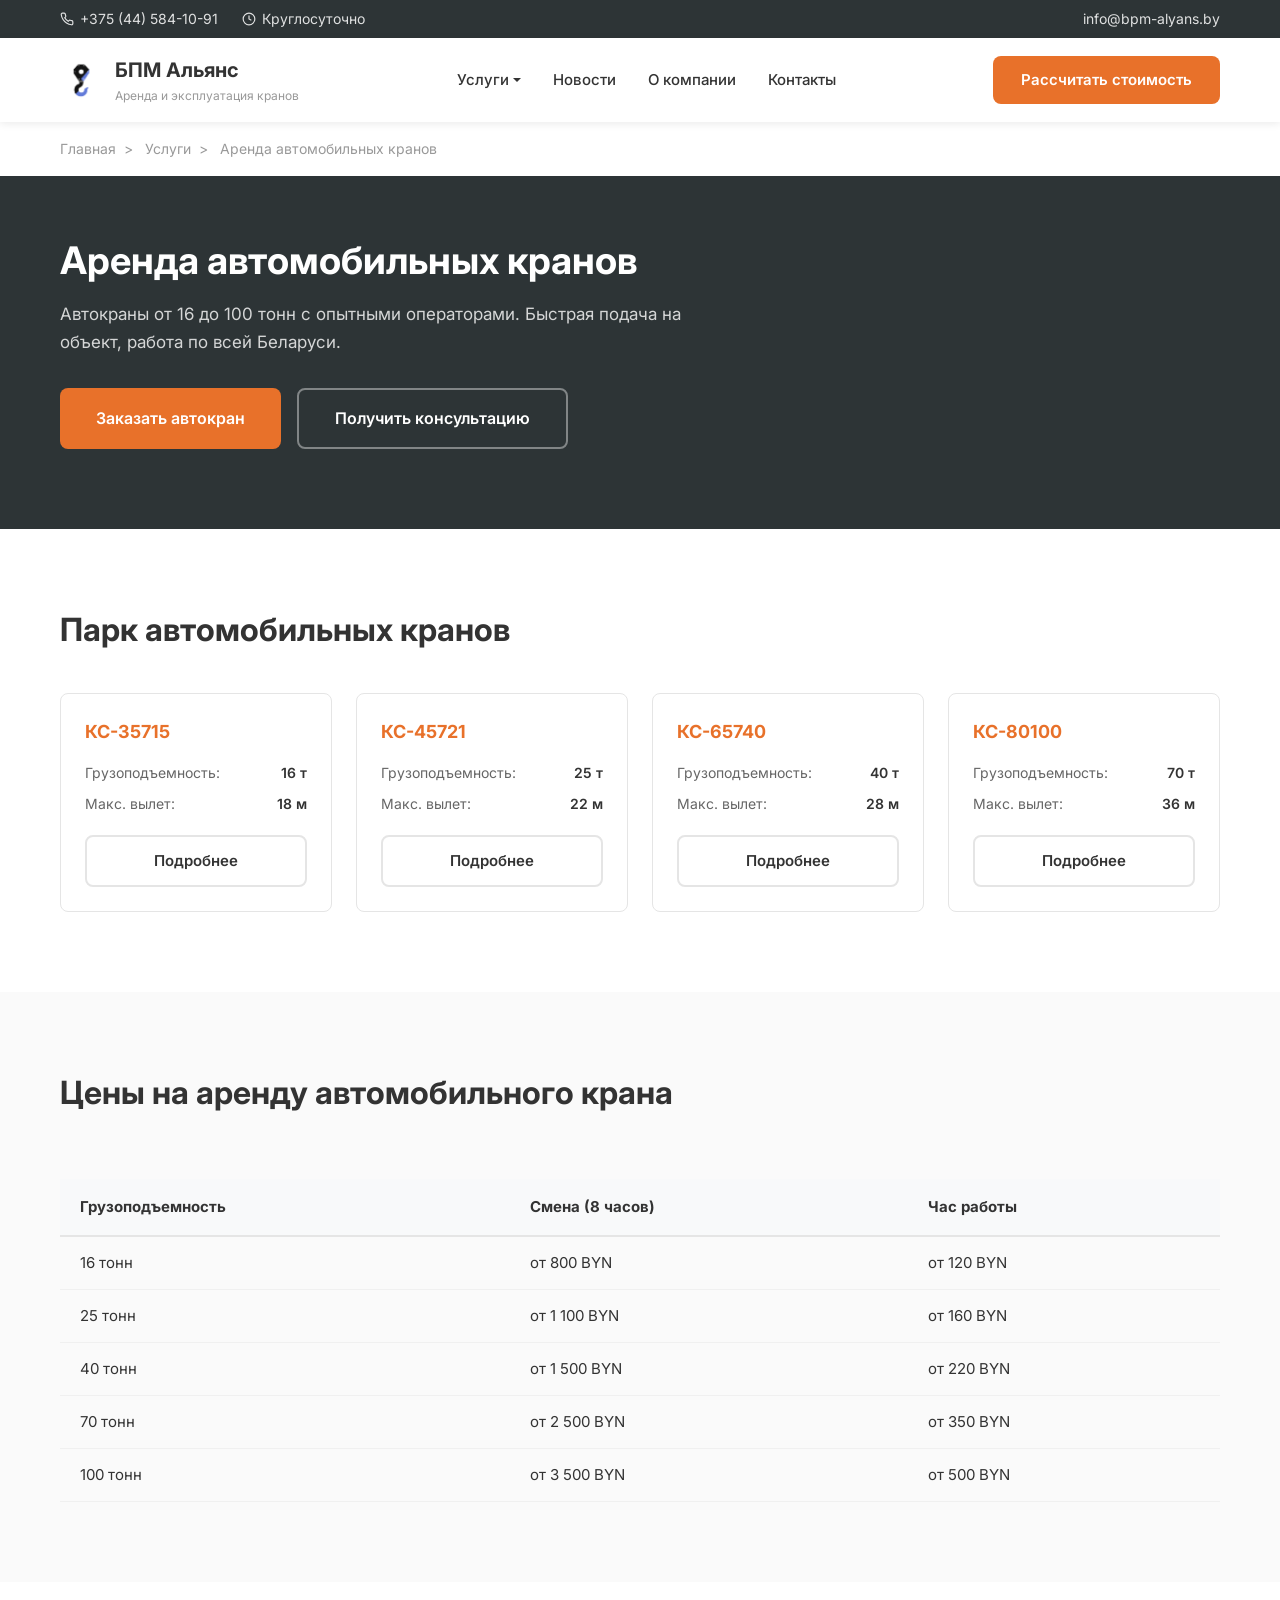
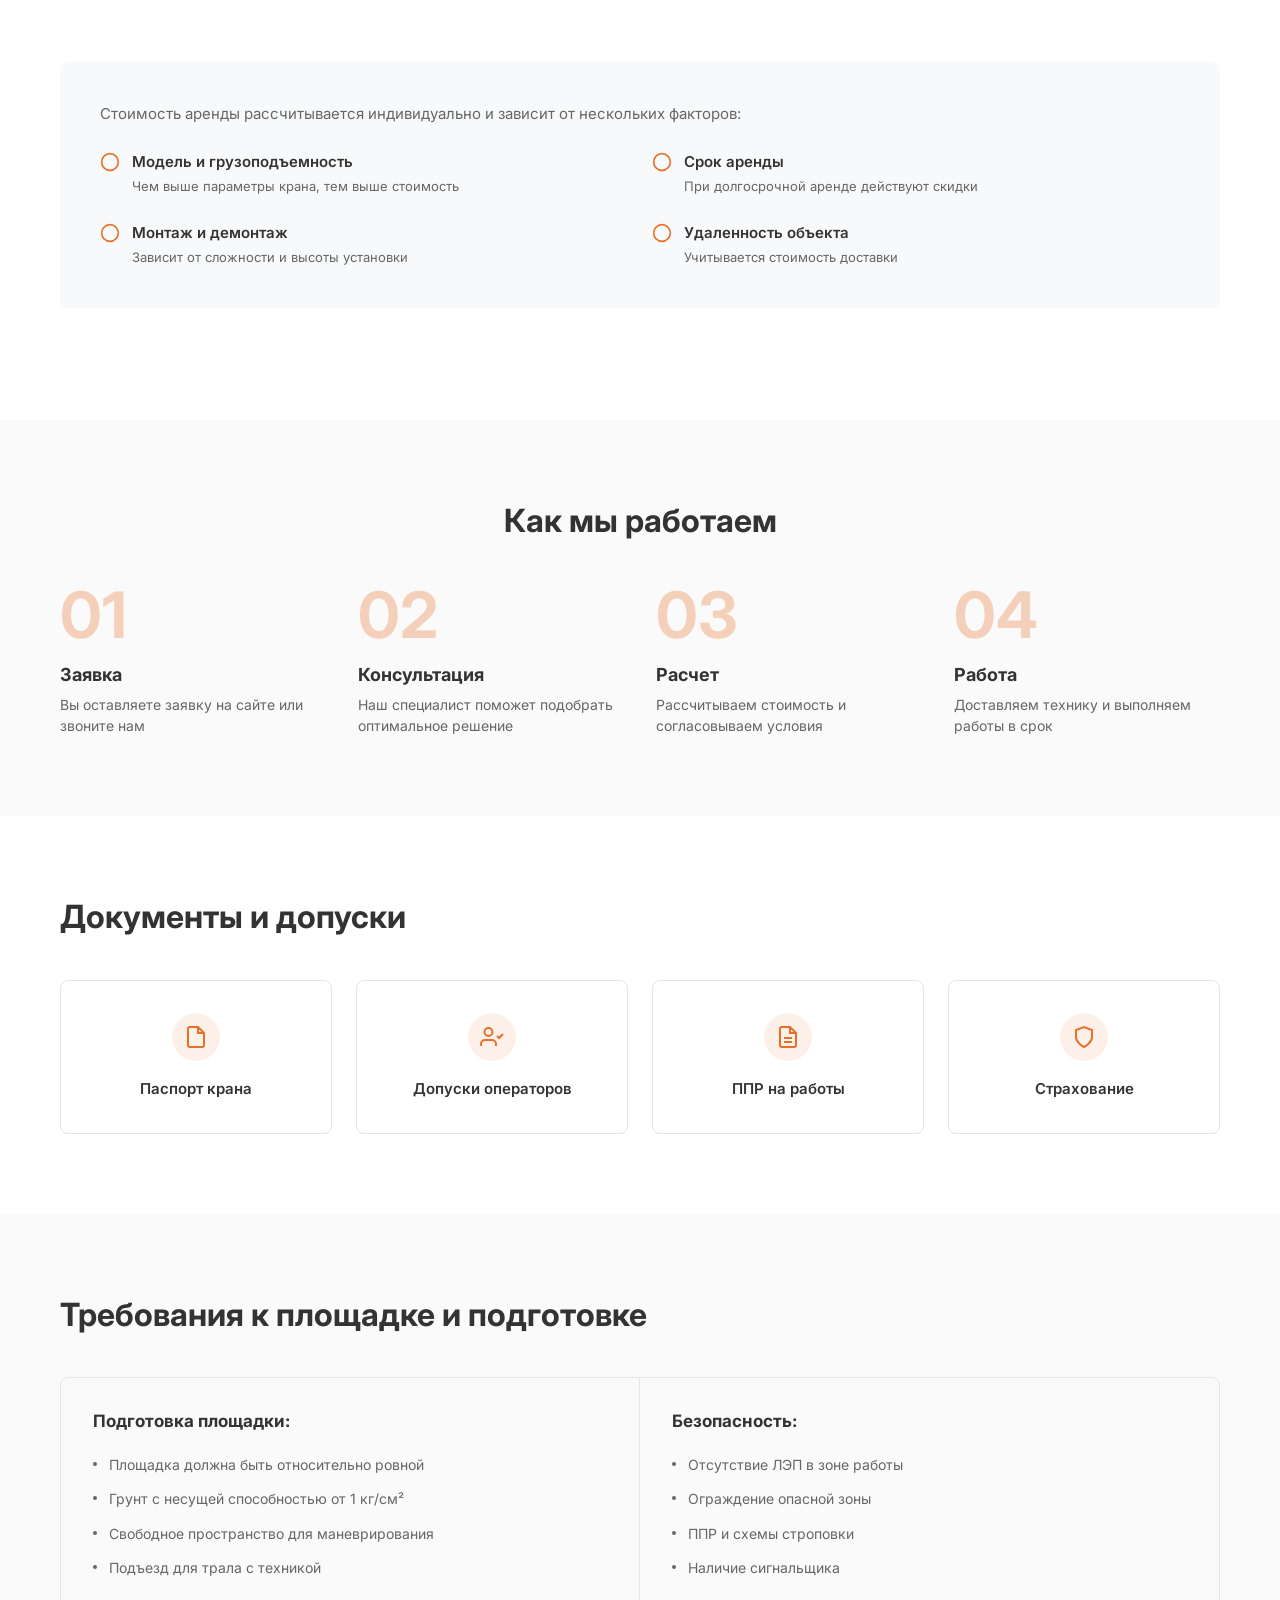
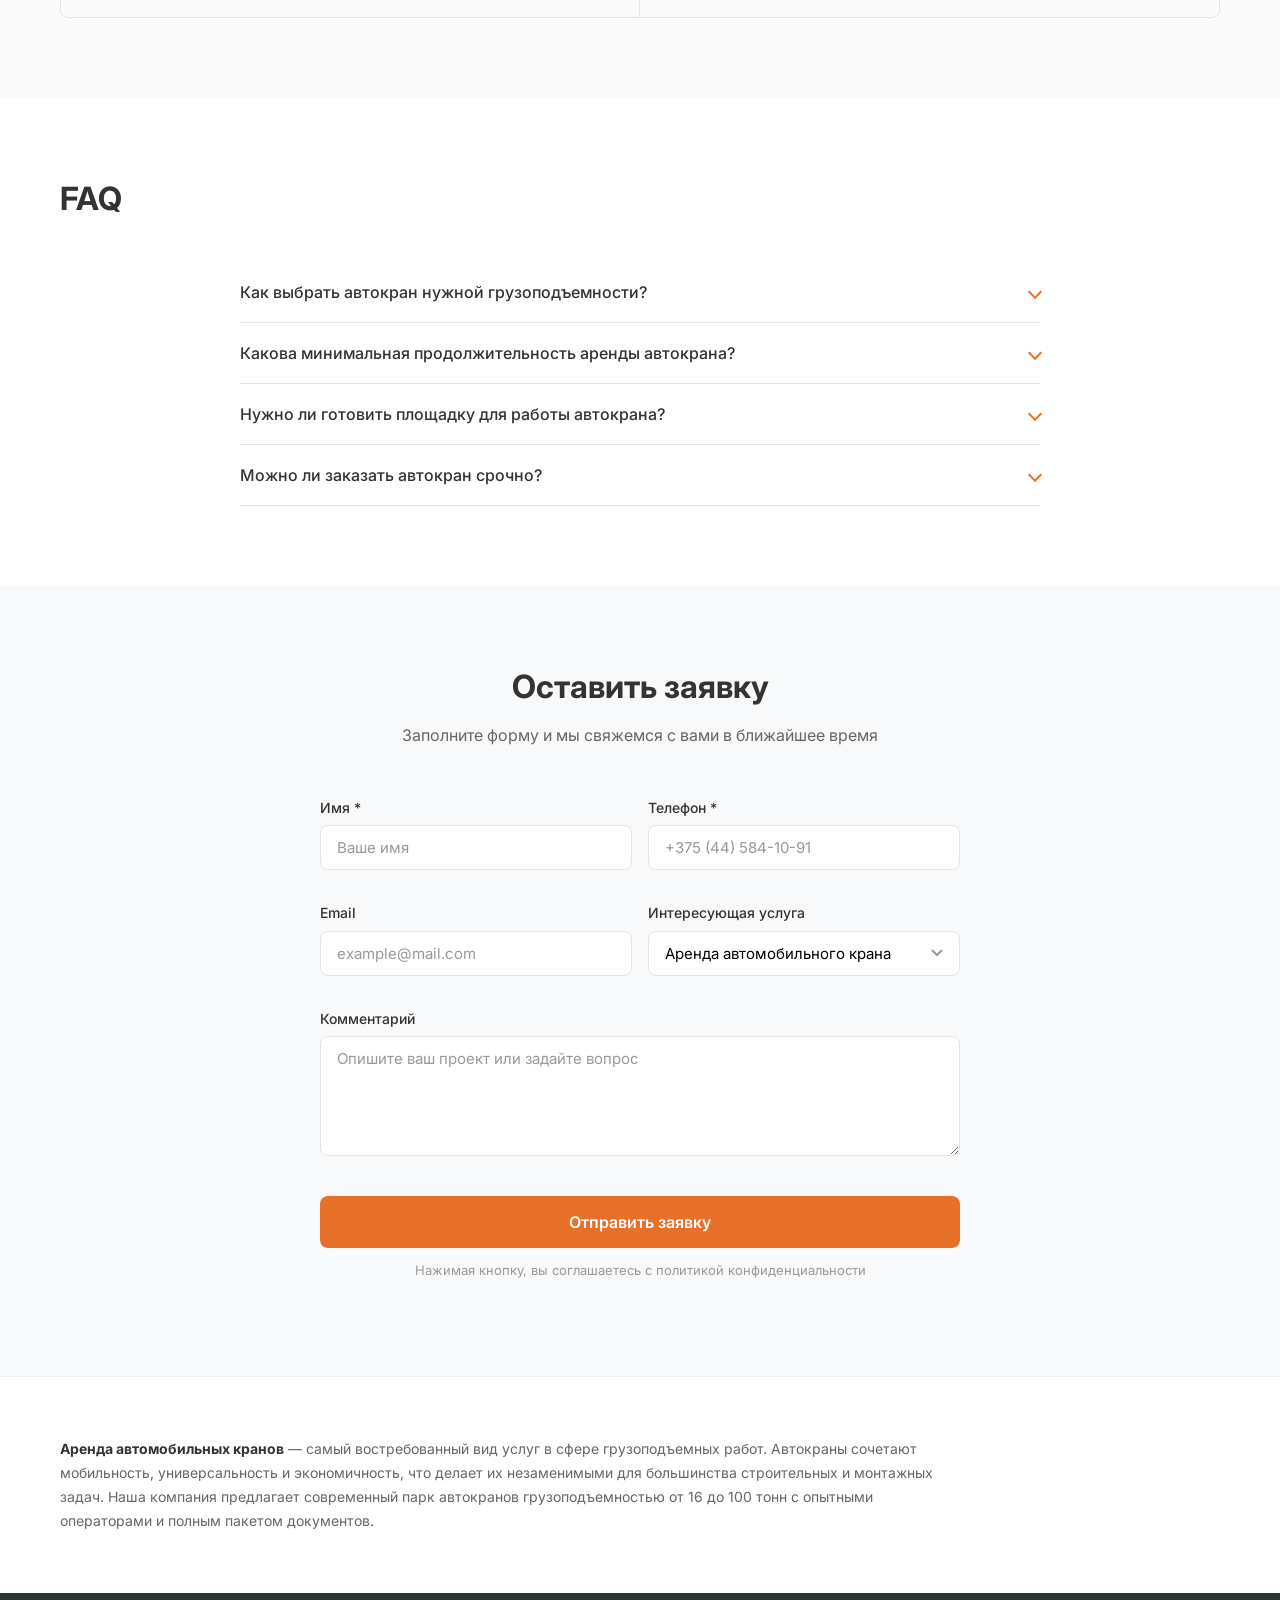
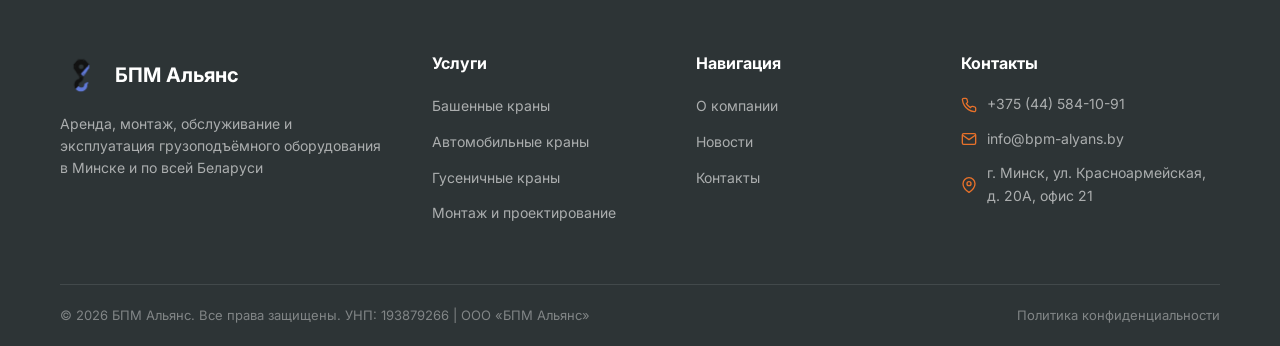
<file: services/mobile-cranes.html>
<!DOCTYPE html>
<html lang="ru">
<head>
  <meta charset="UTF-8">
  <meta name="viewport" content="width=device-width, initial-scale=1.0">
  <title>Аренда автомобильных кранов — БПМ Альянс</title>
  <meta name="description" content="Аренда автомобильных кранов от 16 до 100 тонн в Минске и Беларуси. Быстрая подача, опытные операторы, полный пакет документов.">
  <link rel="preconnect" href="https://fonts.googleapis.com">
  <link href="https://fonts.googleapis.com/css2?family=Inter:wght@400;500;600;700&display=swap" rel="stylesheet">
  <link rel="stylesheet" href="../css/style.css">
</head>
<body>

<!-- Top Bar -->
<div class="top-bar">
  <div class="container">
    <div class="top-bar__left">
      <a href="tel:+375445841091">
        <svg width="14" height="14" viewBox="0 0 24 24" fill="none" stroke="currentColor" stroke-width="2"><path d="M22 16.92v3a2 2 0 01-2.18 2 19.79 19.79 0 01-8.63-3.07 19.5 19.5 0 01-6-6 19.79 19.79 0 01-3.07-8.67A2 2 0 014.11 2h3a2 2 0 012 1.72c.127.96.361 1.903.7 2.81a2 2 0 01-.45 2.11L8.09 9.91a16 16 0 006 6l1.27-1.27a2 2 0 012.11-.45c.907.339 1.85.573 2.81.7A2 2 0 0122 16.92z"/></svg>
        +375 (44) 584-10-91
      </a>
      <span>
        <svg width="14" height="14" viewBox="0 0 24 24" fill="none" stroke="currentColor" stroke-width="2"><circle cx="12" cy="12" r="10"/><polyline points="12 6 12 12 16 14"/></svg>
        Круглосуточно
      </span>
    </div>
    <div class="top-bar__right">
      <a href="mailto:info@bpm-alyans.by">info@bpm-alyans.by</a>
    </div>
  </div>
</div>

<!-- Header -->
<header class="header">
  <div class="container">
    <a href="../index.html" class="logo">
      <img src="../img/logo.png" alt="БПМ Альянс" class="logo__img" style="height:44px;width:auto;">
      <div class="logo__text">
        <span class="logo__name">БПМ Альянс</span>
        <span class="logo__desc">Аренда и эксплуатация кранов</span>
      </div>
    </a>
    <nav class="nav">
      <div class="nav__dropdown">
        <a href="#" class="nav__link nav__link--dropdown">Услуги</a>
        <div class="nav__dropdown-menu">
          <a href="tower-cranes.html">Башенные краны</a>
          <a href="mobile-cranes.html">Автомобильные краны</a>
          <a href="crawler-cranes.html">Гусеничные краны</a>
          <a href="installation.html">Монтаж и проектирование</a>
        </div>
      </div>
      <a href="../news.html" class="nav__link">Новости</a>
      <a href="../about.html" class="nav__link">О компании</a>
      <a href="../contacts.html" class="nav__link">Контакты</a>
    </nav>
    <a href="../contacts.html" class="btn btn--primary header__cta">Рассчитать стоимость</a>
    <button class="burger" id="burgerBtn" aria-label="Меню"><span></span><span></span><span></span></button>
  </div>
</header>

<!-- Mobile Nav -->
<div class="mobile-overlay" id="mobileOverlay"></div>
<div class="mobile-nav" id="mobileNav">
  <button class="mobile-nav__close" id="mobileClose">&times;</button>
  <a href="../index.html" class="mobile-nav__link">Главная</a>
  <span class="mobile-nav__link">Услуги</span>
  <div class="mobile-nav__sub">
    <a href="tower-cranes.html">Башенные краны</a>
    <a href="mobile-cranes.html">Автомобильные краны</a>
    <a href="crawler-cranes.html">Гусеничные краны</a>
    <a href="installation.html">Монтаж и проектирование</a>
  </div>
  <a href="../news.html" class="mobile-nav__link">Новости</a>
  <a href="../about.html" class="mobile-nav__link">О компании</a>
  <a href="../contacts.html" class="mobile-nav__link">Контакты</a>
  <br>
  <a href="../contacts.html" class="btn btn--primary btn--full">Рассчитать стоимость</a>
</div>

<!-- Breadcrumbs -->
<div class="breadcrumbs">
  <div class="container">
    <a href="../index.html">Главная</a><span>&gt;</span>
    <a href="#">Услуги</a><span>&gt;</span>
    Аренда автомобильных кранов
  </div>
</div>

<!-- Page Hero -->
<section class="page-hero">
  <div class="container">
    <h1 class="page-hero__title">Аренда автомобильных кранов</h1>
    <p class="page-hero__text">Автокраны от 16 до 100 тонн с опытными операторами. Быстрая подача на объект, работа по всей Беларуси.</p>
    <div class="hero__buttons">
      <a href="../contacts.html" class="btn btn--primary btn--lg">Заказать автокран</a>
      <a href="../contacts.html" class="btn btn--outline-dark btn--lg" style="border-color:rgba(255,255,255,0.4);color:#fff;">Получить консультацию</a>
    </div>
  </div>
</section>

<!-- Crane Fleet -->
<section class="section">
  <div class="container">
    <h2 class="section-title">Парк автомобильных кранов</h2>
    <br>
    <div class="cranes-grid">
      <div class="crane-card">
        <div class="crane-card__name">КС-35715</div>
        <div class="crane-card__specs">
          <div class="crane-card__spec"><span class="crane-card__spec-label">Грузоподъемность:</span><span class="crane-card__spec-value">16 т</span></div>
          <div class="crane-card__spec"><span class="crane-card__spec-label">Макс. вылет:</span><span class="crane-card__spec-value">18 м</span></div>
        </div>
        <a href="#" class="btn btn--outline btn--full">Подробнее</a>
      </div>
      <div class="crane-card">
        <div class="crane-card__name">КС-45721</div>
        <div class="crane-card__specs">
          <div class="crane-card__spec"><span class="crane-card__spec-label">Грузоподъемность:</span><span class="crane-card__spec-value">25 т</span></div>
          <div class="crane-card__spec"><span class="crane-card__spec-label">Макс. вылет:</span><span class="crane-card__spec-value">22 м</span></div>
        </div>
        <a href="#" class="btn btn--outline btn--full">Подробнее</a>
      </div>
      <div class="crane-card">
        <div class="crane-card__name">КС-65740</div>
        <div class="crane-card__specs">
          <div class="crane-card__spec"><span class="crane-card__spec-label">Грузоподъемность:</span><span class="crane-card__spec-value">40 т</span></div>
          <div class="crane-card__spec"><span class="crane-card__spec-label">Макс. вылет:</span><span class="crane-card__spec-value">28 м</span></div>
        </div>
        <a href="#" class="btn btn--outline btn--full">Подробнее</a>
      </div>
      <div class="crane-card">
        <div class="crane-card__name">КС-80100</div>
        <div class="crane-card__specs">
          <div class="crane-card__spec"><span class="crane-card__spec-label">Грузоподъемность:</span><span class="crane-card__spec-value">70 т</span></div>
          <div class="crane-card__spec"><span class="crane-card__spec-label">Макс. вылет:</span><span class="crane-card__spec-value">36 м</span></div>
        </div>
        <a href="#" class="btn btn--outline btn--full">Подробнее</a>
      </div>
    </div>
  </div>
</section>

<!-- Pricing Table -->
<section class="section section--gray">
  <div class="container">
    <h2 class="section-title">Цены на аренду автомобильного крана</h2>
    <br>
    <table class="pricing-table">
      <thead>
        <tr>
          <th>Грузоподъемность</th>
          <th>Смена (8 часов)</th>
          <th>Час работы</th>
        </tr>
      </thead>
      <tbody>
        <tr><td>16 тонн</td><td>от 800 BYN</td><td>от 120 BYN</td></tr>
        <tr><td>25 тонн</td><td>от 1 100 BYN</td><td>от 160 BYN</td></tr>
        <tr><td>40 тонн</td><td>от 1 500 BYN</td><td>от 220 BYN</td></tr>
        <tr><td>70 тонн</td><td>от 2 500 BYN</td><td>от 350 BYN</td></tr>
        <tr><td>100 тонн</td><td>от 3 500 BYN</td><td>от 500 BYN</td></tr>
      </tbody>
    </table>
  </div>
</section>

<!-- Pricing Factors -->
<section class="section">
  <div class="container">
    <div class="pricing-factors">
      <p class="pricing-factors__title">Стоимость аренды рассчитывается индивидуально и зависит от нескольких факторов:</p>
      <div class="pricing-factors__grid">
        <div class="pricing-factor">
          <span class="pricing-factor__icon"><svg width="20" height="20" viewBox="0 0 24 24" fill="none" stroke="currentColor" stroke-width="2"><circle cx="12" cy="12" r="10"/></svg></span>
          <div><div class="pricing-factor__title">Модель и грузоподъемность</div><div class="pricing-factor__text">Чем выше параметры крана, тем выше стоимость</div></div>
        </div>
        <div class="pricing-factor">
          <span class="pricing-factor__icon"><svg width="20" height="20" viewBox="0 0 24 24" fill="none" stroke="currentColor" stroke-width="2"><circle cx="12" cy="12" r="10"/></svg></span>
          <div><div class="pricing-factor__title">Срок аренды</div><div class="pricing-factor__text">При долгосрочной аренде действуют скидки</div></div>
        </div>
        <div class="pricing-factor">
          <span class="pricing-factor__icon"><svg width="20" height="20" viewBox="0 0 24 24" fill="none" stroke="currentColor" stroke-width="2"><circle cx="12" cy="12" r="10"/></svg></span>
          <div><div class="pricing-factor__title">Монтаж и демонтаж</div><div class="pricing-factor__text">Зависит от сложности и высоты установки</div></div>
        </div>
        <div class="pricing-factor">
          <span class="pricing-factor__icon"><svg width="20" height="20" viewBox="0 0 24 24" fill="none" stroke="currentColor" stroke-width="2"><circle cx="12" cy="12" r="10"/></svg></span>
          <div><div class="pricing-factor__title">Удаленность объекта</div><div class="pricing-factor__text">Учитывается стоимость доставки</div></div>
        </div>
      </div>
    </div>
  </div>
</section>

<!-- How We Work -->
<section class="section section--gray">
  <div class="container">
    <h2 class="section-title text-center">Как мы работаем</h2>
    <br>
    <div class="steps-grid">
      <div class="step"><div class="step__number">01</div><h3 class="step__title">Заявка</h3><p class="step__text">Вы оставляете заявку на сайте или звоните нам</p></div>
      <div class="step"><div class="step__number">02</div><h3 class="step__title">Консультация</h3><p class="step__text">Наш специалист поможет подобрать оптимальное решение</p></div>
      <div class="step"><div class="step__number">03</div><h3 class="step__title">Расчет</h3><p class="step__text">Рассчитываем стоимость и согласовываем условия</p></div>
      <div class="step"><div class="step__number">04</div><h3 class="step__title">Работа</h3><p class="step__text">Доставляем технику и выполняем работы в срок</p></div>
    </div>
  </div>
</section>

<!-- Documents -->
<section class="section">
  <div class="container">
    <h2 class="section-title">Документы и допуски</h2>
    <br>
    <div class="docs-grid">
      <div class="doc-card">
        <div class="doc-card__icon"><svg width="24" height="24" viewBox="0 0 24 24" fill="none" stroke="currentColor" stroke-width="2"><path d="M14 2H6a2 2 0 00-2 2v16a2 2 0 002 2h12a2 2 0 002-2V8z"/><polyline points="14 2 14 8 20 8"/></svg></div>
        <div class="doc-card__title">Паспорт крана</div>
      </div>
      <div class="doc-card">
        <div class="doc-card__icon"><svg width="24" height="24" viewBox="0 0 24 24" fill="none" stroke="currentColor" stroke-width="2"><path d="M16 21v-2a4 4 0 00-4-4H5a4 4 0 00-4 4v2"/><circle cx="8.5" cy="7" r="4"/><polyline points="17 11 19 13 23 9"/></svg></div>
        <div class="doc-card__title">Допуски операторов</div>
      </div>
      <div class="doc-card">
        <div class="doc-card__icon"><svg width="24" height="24" viewBox="0 0 24 24" fill="none" stroke="currentColor" stroke-width="2"><path d="M14 2H6a2 2 0 00-2 2v16a2 2 0 002 2h12a2 2 0 002-2V8z"/><polyline points="14 2 14 8 20 8"/><line x1="16" y1="13" x2="8" y2="13"/><line x1="16" y1="17" x2="8" y2="17"/></svg></div>
        <div class="doc-card__title">ППР на работы</div>
      </div>
      <div class="doc-card">
        <div class="doc-card__icon"><svg width="24" height="24" viewBox="0 0 24 24" fill="none" stroke="currentColor" stroke-width="2"><path d="M12 22s8-4 8-10V5l-8-3-8 3v7c0 6 8 10 8 10z"/></svg></div>
        <div class="doc-card__title">Страхование</div>
      </div>
    </div>
  </div>
</section>

<!-- Requirements -->
<section class="section section--gray">
  <div class="container">
    <h2 class="section-title">Требования к площадке и подготовке</h2>
    <br>
    <div class="two-col-info">
      <div class="two-col-info__col">
        <h3 class="two-col-info__title">Подготовка площадки:</h3>
        <ul class="two-col-info__list">
          <li>Площадка должна быть относительно ровной</li>
          <li>Грунт с несущей способностью от 1 кг/см&sup2;</li>
          <li>Свободное пространство для маневрирования</li>
          <li>Подъезд для трала с техникой</li>
        </ul>
      </div>
      <div class="two-col-info__col">
        <h3 class="two-col-info__title">Безопасность:</h3>
        <ul class="two-col-info__list">
          <li>Отсутствие ЛЭП в зоне работы</li>
          <li>Ограждение опасной зоны</li>
          <li>ППР и схемы строповки</li>
          <li>Наличие сигнальщика</li>
        </ul>
      </div>
    </div>
  </div>
</section>

<!-- FAQ -->
<section class="section">
  <div class="container">
    <h2 class="section-title">FAQ</h2>
    <br>
    <div class="faq-list">
      <div class="faq-item">
        <button class="faq-item__question">Как выбрать автокран нужной грузоподъемности?</button>
        <div class="faq-item__answer"><div class="faq-item__answer-inner">Выбор зависит от массы груза, высоты подъема и вылета стрелы. Наши специалисты бесплатно помогут подобрать оптимальную технику.</div></div>
      </div>
      <div class="faq-item">
        <button class="faq-item__question">Какова минимальная продолжительность аренды автокрана?</button>
        <div class="faq-item__answer"><div class="faq-item__answer-inner">Минимальная продолжительность — 1 смена (8 часов). При заказе от 3 смен действуют скидки.</div></div>
      </div>
      <div class="faq-item">
        <button class="faq-item__question">Нужно ли готовить площадку для работы автокрана?</button>
        <div class="faq-item__answer"><div class="faq-item__answer-inner">Да, площадка должна быть ровной с достаточной несущей способностью. Необходимо пространство для выдвижения аутригеров.</div></div>
      </div>
      <div class="faq-item">
        <button class="faq-item__question">Можно ли заказать автокран срочно?</button>
        <div class="faq-item__answer"><div class="faq-item__answer-inner">Да, при наличии свободной техники подача возможна в течение 1-2 часов по Минску.</div></div>
      </div>
    </div>
  </div>
</section>

<!-- Contact Form -->
<section class="form-section" id="callback">
  <div class="container">
    <h2 class="section-title text-center">Оставить заявку</h2>
    <p class="section-subtitle text-center">Заполните форму и мы свяжемся с вами в ближайшее время</p>
    <div class="form-wrapper">
      <form id="contactForm">
        <div class="form-grid">
          <div class="form-group"><label class="form-label">Имя *</label><input type="text" class="form-input" placeholder="Ваше имя" required></div>
          <div class="form-group"><label class="form-label">Телефон *</label><input type="tel" class="form-input" placeholder="+375 (44) 584-10-91" required></div>
          <div class="form-group"><label class="form-label">Email</label><input type="email" class="form-input" placeholder="example@mail.com"></div>
          <div class="form-group"><label class="form-label">Интересующая услуга</label><select class="form-select"><option value="">Выберите услугу</option><option selected>Аренда автомобильного крана</option><option>Аренда башенного крана</option><option>Аренда гусеничного крана</option><option>Монтаж и проектирование</option></select></div>
          <div class="form-group form-group--full"><label class="form-label">Комментарий</label><textarea class="form-input" placeholder="Опишите ваш проект или задайте вопрос"></textarea></div>
          <div class="form-group form-group--full"><button type="submit" class="btn btn--primary btn--lg btn--full">Отправить заявку</button><p class="form-note">Нажимая кнопку, вы соглашаетесь с политикой конфиденциальности</p></div>
        </div>
      </form>
    </div>
  </div>
</section>

<!-- SEO Text -->
<section class="seo-text">
  <div class="container">
    <p><strong>Аренда автомобильных кранов</strong> — самый востребованный вид услуг в сфере грузоподъемных работ. Автокраны сочетают мобильность, универсальность и экономичность, что делает их незаменимыми для большинства строительных и монтажных задач. Наша компания предлагает современный парк автокранов грузоподъемностью от 16 до 100 тонн с опытными операторами и полным пакетом документов.</p>
  </div>
</section>

<!-- Footer -->
<footer class="footer">
  <div class="container">
    <div class="footer-grid">
      <div>
        <div class="footer__logo"><a href="../index.html" class="logo"><img src="../img/logo.png" alt="БПМ Альянс" class="logo__img" style="height:44px;width:auto;"><div class="logo__text"><span class="logo__name" style="color:#fff">БПМ Альянс</span></div></a></div>
        <p class="footer__desc">Аренда, монтаж, обслуживание и эксплуатация грузоподъёмного оборудования в Минске и по всей Беларуси</p>
      </div>
      <div>
        <h4 class="footer__heading">Услуги</h4>
        <ul class="footer__links">
          <li><a href="tower-cranes.html">Башенные краны</a></li>
          <li><a href="mobile-cranes.html">Автомобильные краны</a></li>
          <li><a href="crawler-cranes.html">Гусеничные краны</a></li>
          <li><a href="installation.html">Монтаж и проектирование</a></li>
        </ul>
      </div>
      <div>
        <h4 class="footer__heading">Навигация</h4>
        <ul class="footer__links"><li><a href="../about.html">О компании</a></li><li><a href="../news.html">Новости</a></li><li><a href="../contacts.html">Контакты</a></li></ul>
      </div>
      <div>
        <h4 class="footer__heading">Контакты</h4>
        <div class="footer__contact-item"><svg width="16" height="16" viewBox="0 0 24 24" fill="none" stroke="currentColor" stroke-width="2"><path d="M22 16.92v3a2 2 0 01-2.18 2 19.79 19.79 0 01-8.63-3.07 19.5 19.5 0 01-6-6 19.79 19.79 0 01-3.07-8.67A2 2 0 014.11 2h3a2 2 0 012 1.72c.127.96.361 1.903.7 2.81a2 2 0 01-.45 2.11L8.09 9.91a16 16 0 006 6l1.27-1.27a2 2 0 012.11-.45c.907.339 1.85.573 2.81.7A2 2 0 0122 16.92z"/></svg> +375 (44) 584-10-91</div>
        <div class="footer__contact-item"><svg width="16" height="16" viewBox="0 0 24 24" fill="none" stroke="currentColor" stroke-width="2"><path d="M4 4h16c1.1 0 2 .9 2 2v12c0 1.1-.9 2-2 2H4c-1.1 0-2-.9-2-2V6c0-1.1.9-2 2-2z"/><polyline points="22,6 12,13 2,6"/></svg> info@bpm-alyans.by</div>
        <div class="footer__contact-item"><svg width="16" height="16" viewBox="0 0 24 24" fill="none" stroke="currentColor" stroke-width="2"><path d="M21 10c0 7-9 13-9 13s-9-6-9-13a9 9 0 0118 0z"/><circle cx="12" cy="10" r="3"/></svg> г. Минск, ул. Красноармейская, д. 20А, офис 21</div>
      </div>
    </div>
    <div class="footer-bottom"><span>&copy; 2026 БПМ Альянс. Все права защищены. УНП: 193879266 | ООО «БПМ Альянс»</span><a href="#">Политика конфиденциальности</a></div>
  </div>
</footer>

<script src="../js/main.js"></script>
</body>
</html>
</file>
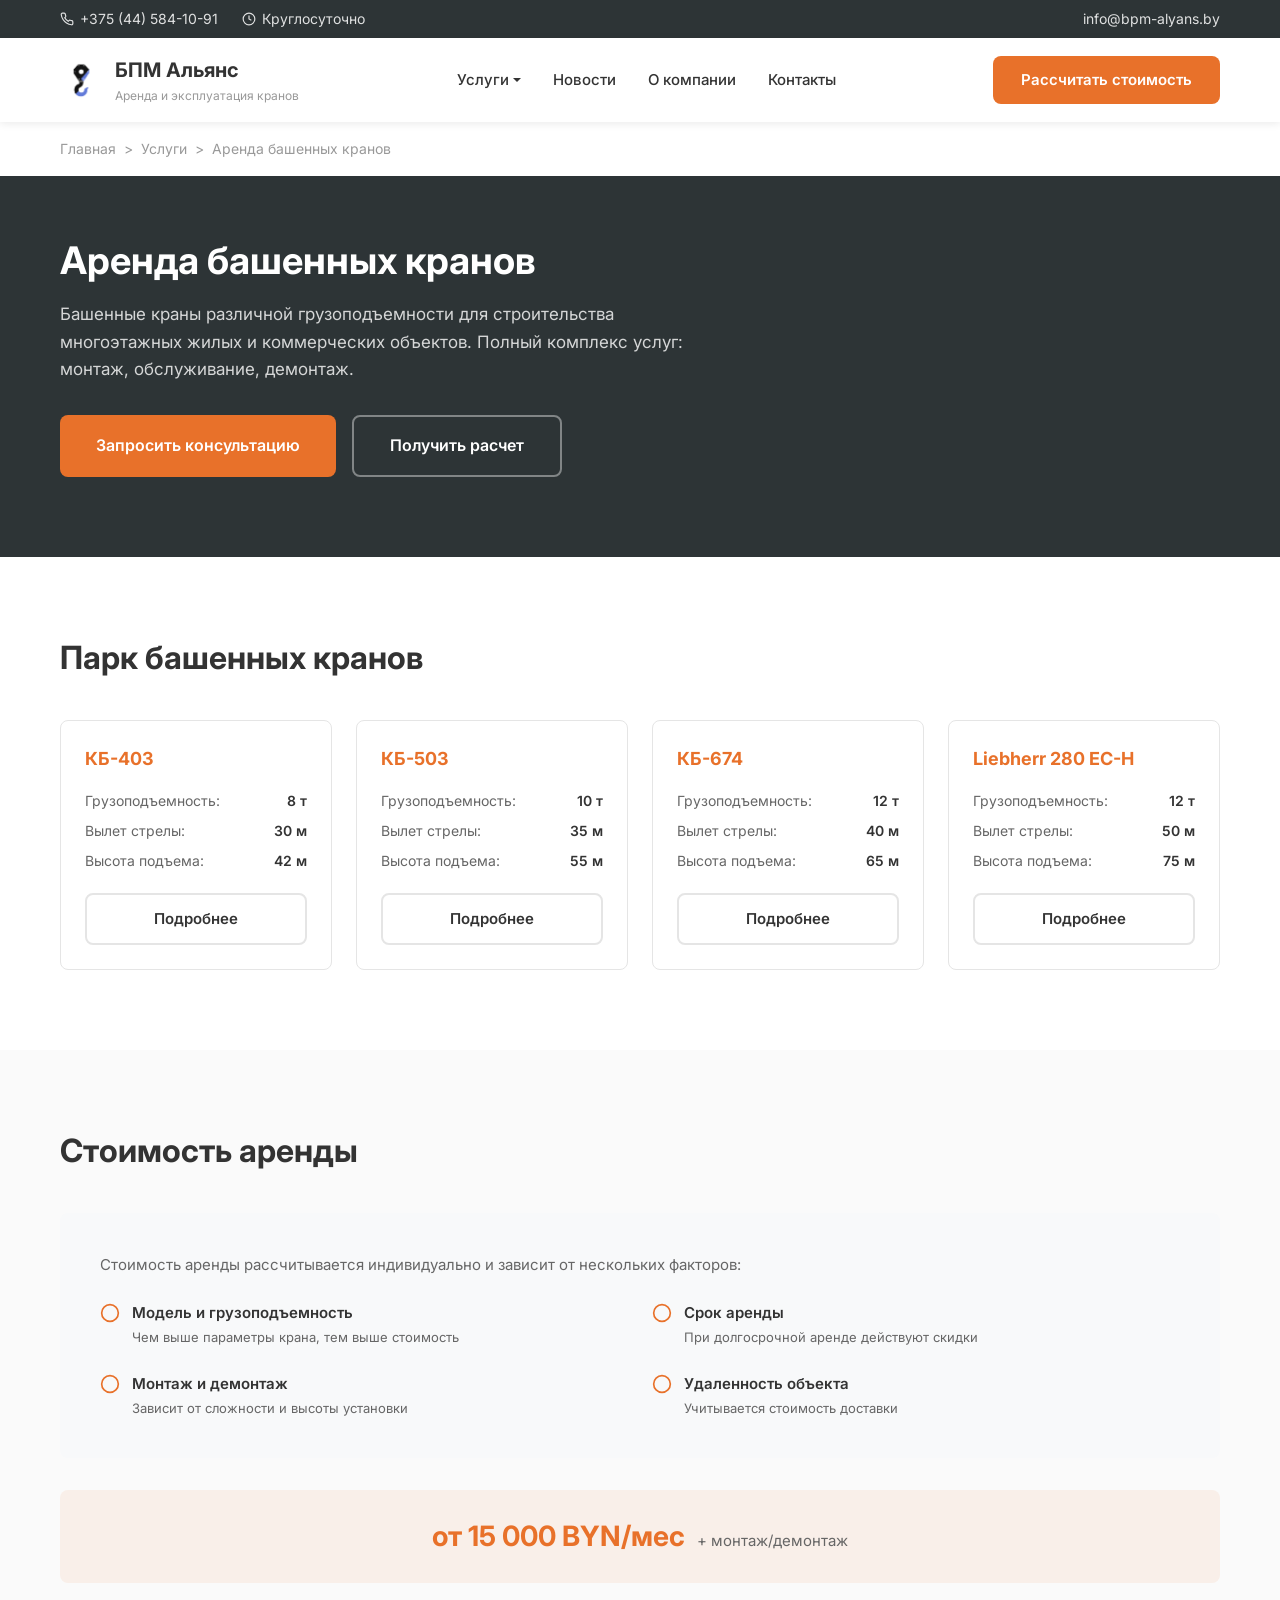
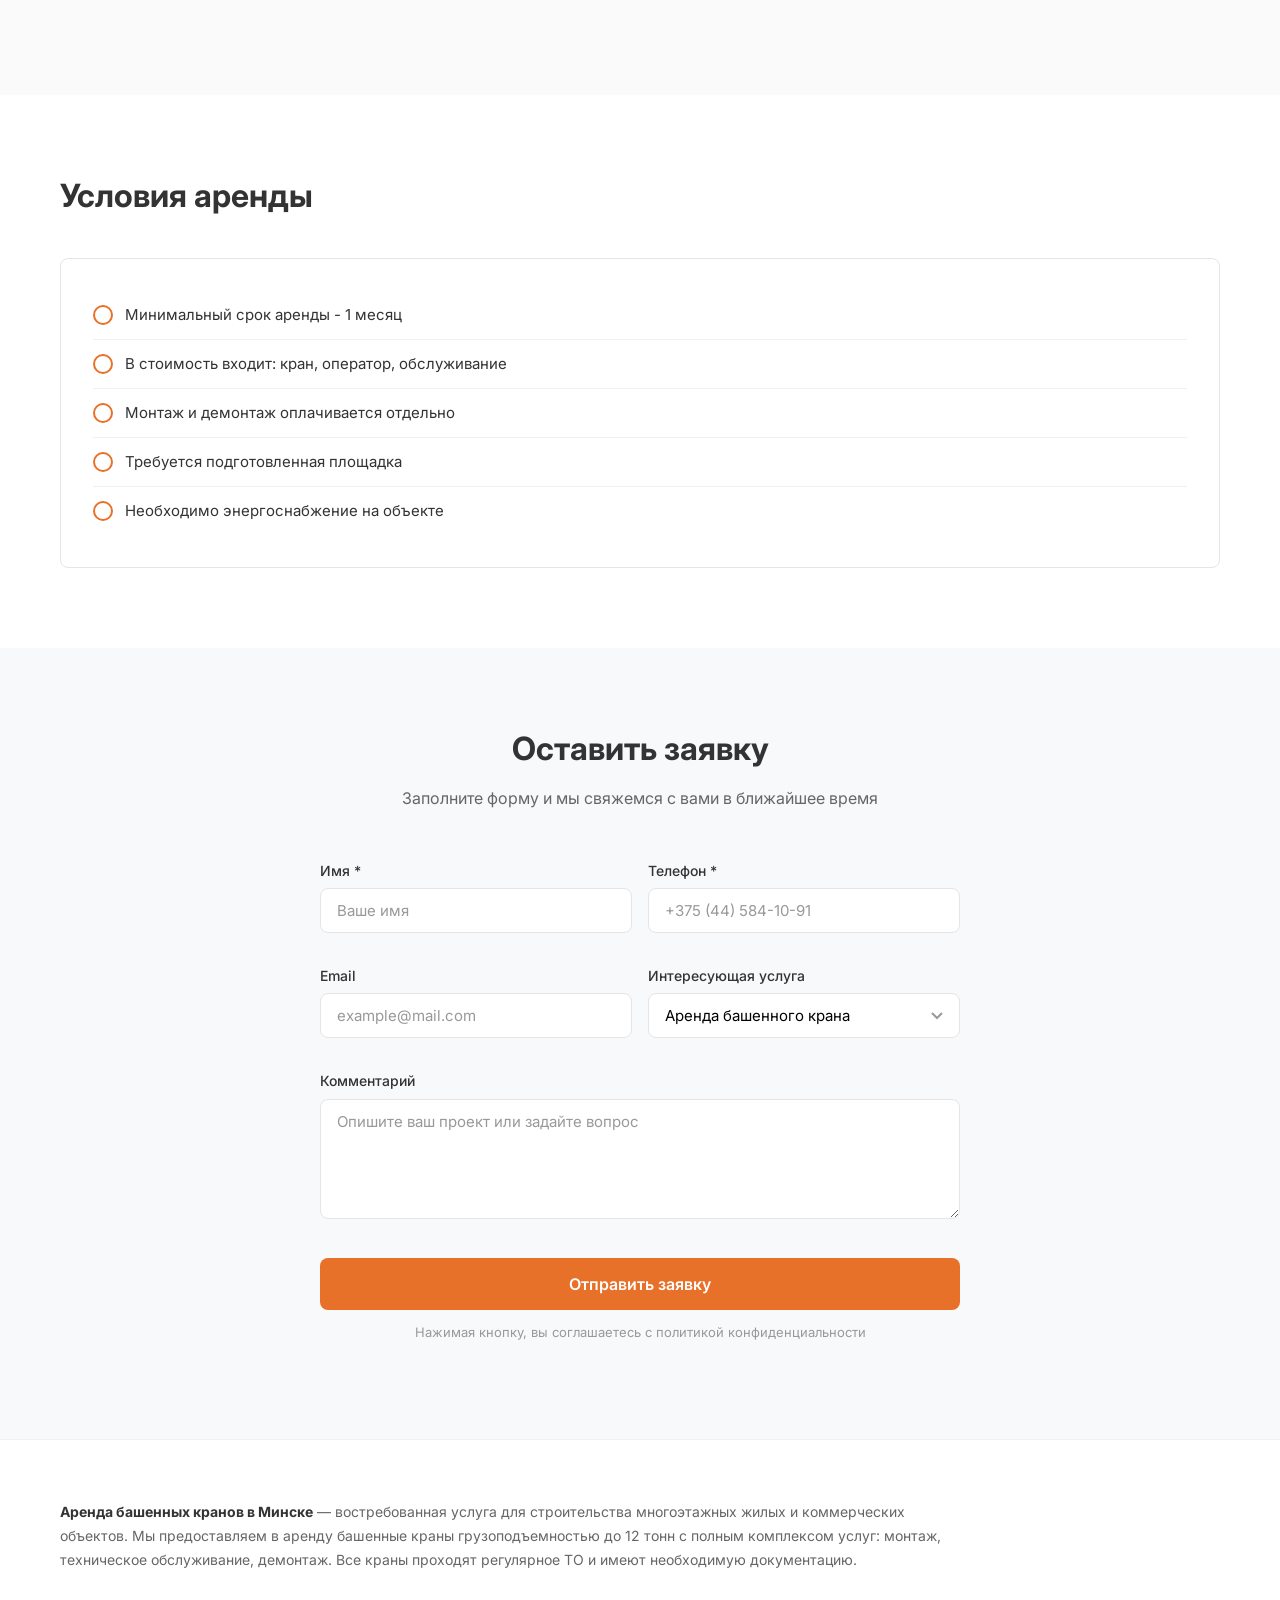
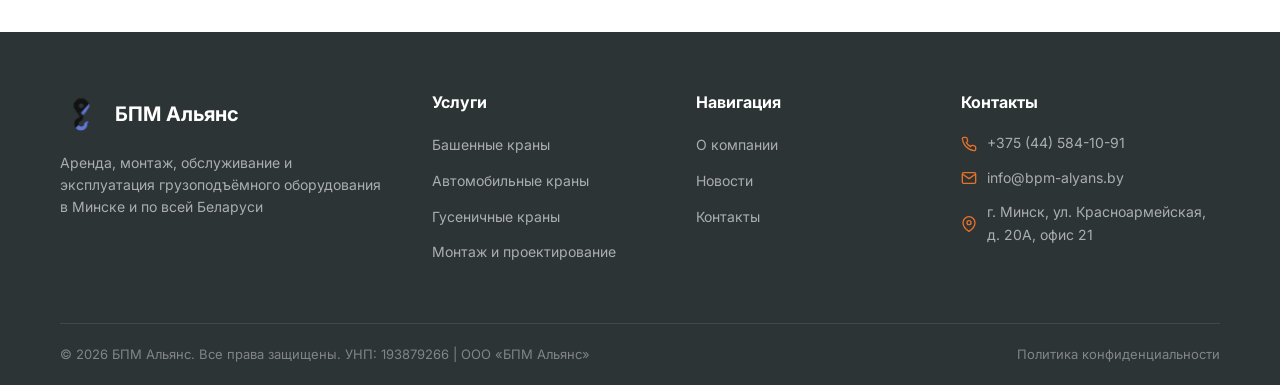
<file: services/tower-cranes.html>
<!DOCTYPE html>
<html lang="ru">
<head>
  <meta charset="UTF-8">
  <meta name="viewport" content="width=device-width, initial-scale=1.0">
  <title>Аренда башенных кранов — БПМ Альянс</title>
  <meta name="description" content="Аренда башенных кранов в Минске и Беларуси. Грузоподъемность до 12 тонн. Монтаж, обслуживание, опытные операторы.">
  <link rel="preconnect" href="https://fonts.googleapis.com">
  <link href="https://fonts.googleapis.com/css2?family=Inter:wght@400;500;600;700&display=swap" rel="stylesheet">
  <link rel="stylesheet" href="../css/style.css">
</head>
<body>

<!-- Top Bar -->
<div class="top-bar"><div class="container"><div class="top-bar__left"><a href="tel:+375445841091"><svg width="14" height="14" viewBox="0 0 24 24" fill="none" stroke="currentColor" stroke-width="2"><path d="M22 16.92v3a2 2 0 01-2.18 2 19.79 19.79 0 01-8.63-3.07 19.5 19.5 0 01-6-6 19.79 19.79 0 01-3.07-8.67A2 2 0 014.11 2h3a2 2 0 012 1.72c.127.96.361 1.903.7 2.81a2 2 0 01-.45 2.11L8.09 9.91a16 16 0 006 6l1.27-1.27a2 2 0 012.11-.45c.907.339 1.85.573 2.81.7A2 2 0 0122 16.92z"/></svg> +375 (44) 584-10-91</a><span><svg width="14" height="14" viewBox="0 0 24 24" fill="none" stroke="currentColor" stroke-width="2"><circle cx="12" cy="12" r="10"/><polyline points="12 6 12 12 16 14"/></svg> Круглосуточно</span></div><div class="top-bar__right"><a href="mailto:info@bpm-alyans.by">info@bpm-alyans.by</a></div></div></div>

<!-- Header -->
<header class="header"><div class="container"><a href="../index.html" class="logo"><img src="../img/logo.png" alt="БПМ Альянс" class="logo__img" style="height:44px;width:auto;"><div class="logo__text"><span class="logo__name">БПМ Альянс</span><span class="logo__desc">Аренда и эксплуатация кранов</span></div></a><nav class="nav"><div class="nav__dropdown"><a href="#" class="nav__link nav__link--dropdown">Услуги</a><div class="nav__dropdown-menu"><a href="tower-cranes.html">Башенные краны</a><a href="mobile-cranes.html">Автомобильные краны</a><a href="crawler-cranes.html">Гусеничные краны</a><a href="installation.html">Монтаж и проектирование</a></div></div><a href="../news.html" class="nav__link">Новости</a><a href="../about.html" class="nav__link">О компании</a><a href="../contacts.html" class="nav__link">Контакты</a></nav><a href="../contacts.html" class="btn btn--primary header__cta">Рассчитать стоимость</a><button class="burger" id="burgerBtn" aria-label="Меню"><span></span><span></span><span></span></button></div></header>

<div class="mobile-overlay" id="mobileOverlay"></div>
<div class="mobile-nav" id="mobileNav"><button class="mobile-nav__close" id="mobileClose">&times;</button><a href="../index.html" class="mobile-nav__link">Главная</a><span class="mobile-nav__link">Услуги</span><div class="mobile-nav__sub"><a href="tower-cranes.html">Башенные краны</a><a href="mobile-cranes.html">Автомобильные краны</a><a href="crawler-cranes.html">Гусеничные краны</a><a href="installation.html">Монтаж и проектирование</a></div><a href="../news.html" class="mobile-nav__link">Новости</a><a href="../about.html" class="mobile-nav__link">О компании</a><a href="../contacts.html" class="mobile-nav__link">Контакты</a><br><a href="../contacts.html" class="btn btn--primary btn--full">Рассчитать стоимость</a></div>

<!-- Breadcrumbs -->
<div class="breadcrumbs"><div class="container"><a href="../index.html">Главная</a><span>&gt;</span><a href="#">Услуги</a><span>&gt;</span>Аренда башенных кранов</div></div>

<!-- Page Hero -->
<section class="page-hero">
  <div class="container">
    <h1 class="page-hero__title">Аренда башенных кранов</h1>
    <p class="page-hero__text">Башенные краны различной грузоподъемности для строительства многоэтажных жилых и коммерческих объектов. Полный комплекс услуг: монтаж, обслуживание, демонтаж.</p>
    <div class="hero__buttons">
      <a href="../contacts.html" class="btn btn--primary btn--lg">Запросить консультацию</a>
      <a href="../contacts.html" class="btn btn--outline-dark btn--lg" style="border-color:rgba(255,255,255,0.4);color:#fff;">Получить расчет</a>
    </div>
  </div>
</section>

<!-- Crane Fleet -->
<section class="section">
  <div class="container">
    <h2 class="section-title">Парк башенных кранов</h2>
    <br>
    <div class="cranes-grid">
      <div class="crane-card">
        <div class="crane-card__name">КБ-403</div>
        <div class="crane-card__specs">
          <div class="crane-card__spec"><span class="crane-card__spec-label">Грузоподъемность:</span><span class="crane-card__spec-value">8 т</span></div>
          <div class="crane-card__spec"><span class="crane-card__spec-label">Вылет стрелы:</span><span class="crane-card__spec-value">30 м</span></div>
          <div class="crane-card__spec"><span class="crane-card__spec-label">Высота подъема:</span><span class="crane-card__spec-value">42 м</span></div>
        </div>
        <a href="#" class="btn btn--outline btn--full">Подробнее</a>
      </div>
      <div class="crane-card">
        <div class="crane-card__name">КБ-503</div>
        <div class="crane-card__specs">
          <div class="crane-card__spec"><span class="crane-card__spec-label">Грузоподъемность:</span><span class="crane-card__spec-value">10 т</span></div>
          <div class="crane-card__spec"><span class="crane-card__spec-label">Вылет стрелы:</span><span class="crane-card__spec-value">35 м</span></div>
          <div class="crane-card__spec"><span class="crane-card__spec-label">Высота подъема:</span><span class="crane-card__spec-value">55 м</span></div>
        </div>
        <a href="#" class="btn btn--outline btn--full">Подробнее</a>
      </div>
      <div class="crane-card">
        <div class="crane-card__name">КБ-674</div>
        <div class="crane-card__specs">
          <div class="crane-card__spec"><span class="crane-card__spec-label">Грузоподъемность:</span><span class="crane-card__spec-value">12 т</span></div>
          <div class="crane-card__spec"><span class="crane-card__spec-label">Вылет стрелы:</span><span class="crane-card__spec-value">40 м</span></div>
          <div class="crane-card__spec"><span class="crane-card__spec-label">Высота подъема:</span><span class="crane-card__spec-value">65 м</span></div>
        </div>
        <a href="#" class="btn btn--outline btn--full">Подробнее</a>
      </div>
      <div class="crane-card">
        <div class="crane-card__name">Liebherr 280 EC-H</div>
        <div class="crane-card__specs">
          <div class="crane-card__spec"><span class="crane-card__spec-label">Грузоподъемность:</span><span class="crane-card__spec-value">12 т</span></div>
          <div class="crane-card__spec"><span class="crane-card__spec-label">Вылет стрелы:</span><span class="crane-card__spec-value">50 м</span></div>
          <div class="crane-card__spec"><span class="crane-card__spec-label">Высота подъема:</span><span class="crane-card__spec-value">75 м</span></div>
        </div>
        <a href="#" class="btn btn--outline btn--full">Подробнее</a>
      </div>
    </div>
  </div>
</section>

<!-- Price -->
<section class="section section--gray">
  <div class="container">
    <h2 class="section-title">Стоимость аренды</h2>
    <br>
    <div class="pricing-factors">
      <p class="pricing-factors__title">Стоимость аренды рассчитывается индивидуально и зависит от нескольких факторов:</p>
      <div class="pricing-factors__grid">
        <div class="pricing-factor"><span class="pricing-factor__icon"><svg width="20" height="20" viewBox="0 0 24 24" fill="none" stroke="currentColor" stroke-width="2"><circle cx="12" cy="12" r="10"/></svg></span><div><div class="pricing-factor__title">Модель и грузоподъемность</div><div class="pricing-factor__text">Чем выше параметры крана, тем выше стоимость</div></div></div>
        <div class="pricing-factor"><span class="pricing-factor__icon"><svg width="20" height="20" viewBox="0 0 24 24" fill="none" stroke="currentColor" stroke-width="2"><circle cx="12" cy="12" r="10"/></svg></span><div><div class="pricing-factor__title">Срок аренды</div><div class="pricing-factor__text">При долгосрочной аренде действуют скидки</div></div></div>
        <div class="pricing-factor"><span class="pricing-factor__icon"><svg width="20" height="20" viewBox="0 0 24 24" fill="none" stroke="currentColor" stroke-width="2"><circle cx="12" cy="12" r="10"/></svg></span><div><div class="pricing-factor__title">Монтаж и демонтаж</div><div class="pricing-factor__text">Зависит от сложности и высоты установки</div></div></div>
        <div class="pricing-factor"><span class="pricing-factor__icon"><svg width="20" height="20" viewBox="0 0 24 24" fill="none" stroke="currentColor" stroke-width="2"><circle cx="12" cy="12" r="10"/></svg></span><div><div class="pricing-factor__title">Удаленность объекта</div><div class="pricing-factor__text">Учитывается стоимость доставки</div></div></div>
      </div>
    </div>
    <div class="price-highlight">
      <span class="price-highlight__amount">от 15 000 BYN/мес</span>
      <span class="price-highlight__note">+ монтаж/демонтаж</span>
    </div>
  </div>
</section>

<!-- Conditions -->
<section class="section">
  <div class="container">
    <h2 class="section-title">Условия аренды</h2>
    <br>
    <ul class="conditions-list">
      <li>Минимальный срок аренды - 1 месяц</li>
      <li>В стоимость входит: кран, оператор, обслуживание</li>
      <li>Монтаж и демонтаж оплачивается отдельно</li>
      <li>Требуется подготовленная площадка</li>
      <li>Необходимо энергоснабжение на объекте</li>
    </ul>
  </div>
</section>

<!-- Contact Form -->
<section class="form-section" id="callback">
  <div class="container">
    <h2 class="section-title text-center">Оставить заявку</h2>
    <p class="section-subtitle text-center">Заполните форму и мы свяжемся с вами в ближайшее время</p>
    <div class="form-wrapper">
      <form id="contactForm">
        <div class="form-grid">
          <div class="form-group"><label class="form-label">Имя *</label><input type="text" class="form-input" placeholder="Ваше имя" required></div>
          <div class="form-group"><label class="form-label">Телефон *</label><input type="tel" class="form-input" placeholder="+375 (44) 584-10-91" required></div>
          <div class="form-group"><label class="form-label">Email</label><input type="email" class="form-input" placeholder="example@mail.com"></div>
          <div class="form-group"><label class="form-label">Интересующая услуга</label><select class="form-select"><option value="">Выберите услугу</option><option selected>Аренда башенного крана</option><option>Аренда автомобильного крана</option><option>Аренда гусеничного крана</option></select></div>
          <div class="form-group form-group--full"><label class="form-label">Комментарий</label><textarea class="form-input" placeholder="Опишите ваш проект или задайте вопрос"></textarea></div>
          <div class="form-group form-group--full"><button type="submit" class="btn btn--primary btn--lg btn--full">Отправить заявку</button><p class="form-note">Нажимая кнопку, вы соглашаетесь с политикой конфиденциальности</p></div>
        </div>
      </form>
    </div>
  </div>
</section>

<!-- SEO Text -->
<section class="seo-text"><div class="container"><p><strong>Аренда башенных кранов в Минске</strong> — востребованная услуга для строительства многоэтажных жилых и коммерческих объектов. Мы предоставляем в аренду башенные краны грузоподъемностью до 12 тонн с полным комплексом услуг: монтаж, техническое обслуживание, демонтаж. Все краны проходят регулярное ТО и имеют необходимую документацию.</p></div></section>

<!-- Footer -->
<footer class="footer"><div class="container"><div class="footer-grid"><div><div class="footer__logo"><a href="../index.html" class="logo"><img src="../img/logo.png" alt="БПМ Альянс" class="logo__img" style="height:44px;width:auto;"><div class="logo__text"><span class="logo__name" style="color:#fff">БПМ Альянс</span></div></a></div><p class="footer__desc">Аренда, монтаж, обслуживание и эксплуатация грузоподъёмного оборудования в Минске и по всей Беларуси</p></div><div><h4 class="footer__heading">Услуги</h4><ul class="footer__links"><li><a href="tower-cranes.html">Башенные краны</a></li><li><a href="mobile-cranes.html">Автомобильные краны</a></li><li><a href="crawler-cranes.html">Гусеничные краны</a></li><li><a href="installation.html">Монтаж и проектирование</a></li></ul></div><div><h4 class="footer__heading">Навигация</h4><ul class="footer__links"><li><a href="../about.html">О компании</a></li><li><a href="../news.html">Новости</a></li><li><a href="../contacts.html">Контакты</a></li></ul></div><div><h4 class="footer__heading">Контакты</h4><div class="footer__contact-item"><svg width="16" height="16" viewBox="0 0 24 24" fill="none" stroke="currentColor" stroke-width="2"><path d="M22 16.92v3a2 2 0 01-2.18 2 19.79 19.79 0 01-8.63-3.07 19.5 19.5 0 01-6-6 19.79 19.79 0 01-3.07-8.67A2 2 0 014.11 2h3a2 2 0 012 1.72c.127.96.361 1.903.7 2.81a2 2 0 01-.45 2.11L8.09 9.91a16 16 0 006 6l1.27-1.27a2 2 0 012.11-.45c.907.339 1.85.573 2.81.7A2 2 0 0122 16.92z"/></svg> +375 (44) 584-10-91</div><div class="footer__contact-item"><svg width="16" height="16" viewBox="0 0 24 24" fill="none" stroke="currentColor" stroke-width="2"><path d="M4 4h16c1.1 0 2 .9 2 2v12c0 1.1-.9 2-2 2H4c-1.1 0-2-.9-2-2V6c0-1.1.9-2 2-2z"/><polyline points="22,6 12,13 2,6"/></svg> info@bpm-alyans.by</div><div class="footer__contact-item"><svg width="16" height="16" viewBox="0 0 24 24" fill="none" stroke="currentColor" stroke-width="2"><path d="M21 10c0 7-9 13-9 13s-9-6-9-13a9 9 0 0118 0z"/><circle cx="12" cy="10" r="3"/></svg> г. Минск, ул. Красноармейская, д. 20А, офис 21</div></div></div><div class="footer-bottom"><span>&copy; 2026 БПМ Альянс. Все права защищены. УНП: 193879266 | ООО «БПМ Альянс»</span><a href="#">Политика конфиденциальности</a></div></div></footer>

<script src="../js/main.js"></script>
</body>
</html>
</file>
<file: css/style.css>
/* ===== CSS VARIABLES ===== */
:root {
  --orange: #E8712A;
  --orange-hover: #D4631F;
  --dark: #2D3436;
  --dark-light: #3D4648;
  --text: #333333;
  --text-light: #666666;
  --text-muted: #999999;
  --bg: #FFFFFF;
  --bg-light: #F8F9FA;
  --bg-section: #FAFAFA;
  --border: #E5E5E5;
  --border-light: #F0F0F0;
  --white: #FFFFFF;
  --shadow: 0 2px 8px rgba(0,0,0,0.08);
  --shadow-md: 0 4px 16px rgba(0,0,0,0.1);
  --radius: 8px;
  --radius-sm: 4px;
  --container: 1200px;
  --font: 'Inter', -apple-system, BlinkMacSystemFont, 'Segoe UI', sans-serif;
  --transition: 0.3s ease;
}

/* ===== RESET ===== */
*, *::before, *::after { box-sizing: border-box; margin: 0; padding: 0; }
html { scroll-behavior: smooth; }
body { font-family: var(--font); font-size: 16px; line-height: 1.6; color: var(--text); background: var(--bg); -webkit-font-smoothing: antialiased; }
img { max-width: 100%; height: auto; display: block; }
a { text-decoration: none; color: inherit; transition: color var(--transition); }
ul, ol { list-style: none; }
button, input, select, textarea { font-family: inherit; font-size: inherit; border: none; outline: none; }
button { cursor: pointer; }
h1, h2, h3, h4, h5, h6 { font-weight: 700; line-height: 1.3; }

/* ===== UTILITIES ===== */
.container { max-width: var(--container); margin: 0 auto; padding: 0 20px; }
.section { padding: 80px 0; }
.section--gray { background: var(--bg-section); }
.text-center { text-align: center; }
.section-title { font-size: 32px; font-weight: 700; margin-bottom: 16px; }
.section-subtitle { font-size: 16px; color: var(--text-light); margin-bottom: 48px; }

/* ===== TOP BAR ===== */
.top-bar { background: var(--dark); color: var(--white); padding: 8px 0; font-size: 14px; }
.top-bar .container { display: flex; justify-content: space-between; align-items: center; }
.top-bar__left { display: flex; align-items: center; gap: 24px; }
.top-bar__left a, .top-bar__left span { display: flex; align-items: center; gap: 6px; color: rgba(255,255,255,0.85); }
.top-bar__left a:hover { color: var(--white); }
.top-bar__right a { color: rgba(255,255,255,0.85); }
.top-bar__right a:hover { color: var(--white); }

/* ===== HEADER ===== */
.header { background: var(--white); padding: 16px 0; position: sticky; top: 0; z-index: 1000; box-shadow: var(--shadow); }
.header .container { display: flex; justify-content: space-between; align-items: center; }
.logo { display: flex; align-items: center; gap: 12px; }
.logo__icon { width: 44px; height: 44px; background: var(--orange); border-radius: 50%; display: flex; align-items: center; justify-content: center; color: var(--white); font-weight: 700; font-size: 16px; }
.logo__text { display: flex; flex-direction: column; }
.logo__name { font-size: 20px; font-weight: 700; color: var(--text); }
.logo__desc { font-size: 12px; color: var(--text-muted); }
.nav { display: flex; align-items: center; gap: 32px; }
.nav__link { font-size: 15px; color: var(--text); font-weight: 500; position: relative; }
.nav__link:hover { color: var(--orange); }
.nav__link--dropdown { display: flex; align-items: center; gap: 4px; }
.nav__link--dropdown::after { content: ''; width: 0; height: 0; border-left: 4px solid transparent; border-right: 4px solid transparent; border-top: 4px solid currentColor; transition: transform var(--transition); }
.nav__dropdown { position: relative; }
.nav__dropdown-menu { position: absolute; top: 100%; left: -16px; background: var(--white); border-radius: var(--radius); box-shadow: var(--shadow-md); padding: 8px 0; min-width: 240px; opacity: 0; visibility: hidden; transform: translateY(8px); transition: all var(--transition); z-index: 100; }
.nav__dropdown:hover .nav__dropdown-menu { opacity: 1; visibility: visible; transform: translateY(0); }
.nav__dropdown-menu a { display: block; padding: 10px 20px; font-size: 14px; color: var(--text); white-space: nowrap; }
.nav__dropdown-menu a:hover { background: var(--bg-light); color: var(--orange); }

.header__cta { display: inline-block; }

/* ===== BUTTONS ===== */
.btn { display: inline-flex; align-items: center; justify-content: center; gap: 8px; padding: 12px 28px; border-radius: var(--radius); font-weight: 600; font-size: 15px; transition: all var(--transition); white-space: nowrap; }
.btn--primary { background: var(--orange); color: var(--white); }
.btn--primary:hover { background: var(--orange-hover); transform: translateY(-1px); box-shadow: 0 4px 12px rgba(232,113,42,0.3); }
.btn--outline { background: transparent; color: var(--text); border: 2px solid var(--border); }
.btn--outline:hover { border-color: var(--orange); color: var(--orange); }
.btn--outline-dark { background: transparent; color: var(--text); border: 2px solid var(--text); }
.btn--outline-dark:hover { background: var(--text); color: var(--white); }
.btn--white { background: var(--white); color: var(--orange); }
.btn--white:hover { background: rgba(255,255,255,0.9); }
.btn--lg { padding: 16px 36px; font-size: 16px; }
.btn--full { width: 100%; }

/* ===== BURGER ===== */
.burger { display: none; flex-direction: column; gap: 5px; background: none; border: none; padding: 4px; cursor: pointer; }
.burger span { display: block; width: 24px; height: 2px; background: var(--text); border-radius: 2px; transition: all var(--transition); }

/* ===== HERO ===== */
.hero { background: var(--dark); color: var(--white); padding: 80px 0 100px; position: relative; overflow: hidden; }
.hero::after { content: ''; position: absolute; top: 0; right: 0; width: 50%; height: 100%; background: linear-gradient(135deg, rgba(45,52,54,0.9), rgba(45,52,54,0.4)); }
.hero .container { position: relative; z-index: 2; }
.hero__content { max-width: 600px; }
.hero__title { font-size: 42px; font-weight: 700; line-height: 1.2; margin-bottom: 20px; }
.hero__text { font-size: 18px; color: rgba(255,255,255,0.8); margin-bottom: 36px; line-height: 1.6; }
.hero__buttons { display: flex; gap: 16px; flex-wrap: wrap; }

/* ===== BREADCRUMBS ===== */
.breadcrumbs { padding: 16px 0; font-size: 14px; color: var(--text-muted); }
.breadcrumbs a { color: var(--text-muted); }
.breadcrumbs a:hover { color: var(--orange); }
.breadcrumbs span { margin: 0 8px; }

/* ===== PAGE HERO (inner pages) ===== */
.page-hero { background: var(--dark); color: var(--white); padding: 60px 0 80px; }
.page-hero__title { font-size: 38px; margin-bottom: 16px; }
.page-hero__text { font-size: 17px; color: rgba(255,255,255,0.8); max-width: 640px; margin-bottom: 32px; line-height: 1.6; }

/* ===== SERVICES CARDS ===== */
.services-grid { display: grid; grid-template-columns: repeat(4, 1fr); gap: 24px; }
.service-card { background: var(--white); border-radius: var(--radius); padding: 32px 24px; box-shadow: var(--shadow); transition: all var(--transition); }
.service-card:hover { transform: translateY(-4px); box-shadow: var(--shadow-md); }
.service-card__icon { width: 48px; height: 48px; margin-bottom: 20px; }
.service-card__icon img { width: 100%; height: 100%; }
.service-card__title { font-size: 18px; font-weight: 700; margin-bottom: 12px; }
.service-card__text { font-size: 14px; color: var(--text-light); margin-bottom: 20px; line-height: 1.5; }
.service-card__link { display: inline-flex; align-items: center; gap: 6px; color: var(--orange); font-weight: 600; font-size: 14px; }
.service-card__link:hover { gap: 10px; }

/* ===== ADVANTAGES ===== */
.advantages-grid { display: grid; grid-template-columns: repeat(3, 1fr); gap: 32px; }
.advantage { display: flex; align-items: flex-start; gap: 16px; }
.advantage__icon { width: 52px; height: 52px; background: rgba(232,113,42,0.1); border-radius: 50%; display: flex; align-items: center; justify-content: center; flex-shrink: 0; color: var(--orange); }
.advantage__title { font-size: 16px; font-weight: 700; margin-bottom: 4px; }
.advantage__text { font-size: 14px; color: var(--text-light); }

/* ===== STEPS (How we work) ===== */
.steps-grid { display: grid; grid-template-columns: repeat(4, 1fr); gap: 32px; }
.step { text-align: left; }
.step__number { font-size: 64px; font-weight: 700; color: var(--orange); opacity: 0.3; line-height: 1; margin-bottom: 16px; }
.step__title { font-size: 18px; font-weight: 700; margin-bottom: 8px; }
.step__text { font-size: 14px; color: var(--text-light); line-height: 1.5; }

/* ===== CRANE CARDS (fleet) ===== */
.cranes-grid { display: grid; grid-template-columns: repeat(4, 1fr); gap: 24px; }
.cranes-grid--3 { grid-template-columns: repeat(3, 1fr); }
.crane-card { border: 1px solid var(--border); border-radius: var(--radius); padding: 24px; transition: all var(--transition); }
.crane-card:hover { border-color: var(--orange); box-shadow: var(--shadow); }
.crane-card__name { font-size: 18px; font-weight: 700; color: var(--orange); margin-bottom: 16px; }
.crane-card__specs { display: flex; flex-direction: column; gap: 8px; margin-bottom: 20px; }
.crane-card__spec { display: flex; justify-content: space-between; font-size: 14px; }
.crane-card__spec-label { color: var(--text-light); }
.crane-card__spec-value { font-weight: 600; }
.crane-card .btn { width: 100%; }

/* ===== PRICING TABLE ===== */
.pricing-table { width: 100%; border-collapse: collapse; margin-top: 24px; }
.pricing-table th { text-align: left; padding: 16px 20px; font-weight: 700; font-size: 15px; background: var(--bg-light); border-bottom: 2px solid var(--border); }
.pricing-table td { padding: 14px 20px; font-size: 15px; border-bottom: 1px solid var(--border-light); }
.pricing-table tr:hover td { background: var(--bg-light); }

/* ===== PRICING FACTORS ===== */
.pricing-factors { background: var(--bg-light); border-radius: var(--radius); padding: 40px; margin-bottom: 32px; }
.pricing-factors__title { font-size: 15px; color: var(--text-light); margin-bottom: 24px; }
.pricing-factors__grid { display: grid; grid-template-columns: repeat(2, 1fr); gap: 24px; }
.pricing-factor { display: flex; align-items: flex-start; gap: 12px; }
.pricing-factor__icon { color: var(--orange); flex-shrink: 0; margin-top: 2px; }
.pricing-factor__title { font-size: 15px; font-weight: 600; margin-bottom: 2px; }
.pricing-factor__text { font-size: 13px; color: var(--text-light); }

/* ===== PRICE HIGHLIGHT ===== */
.price-highlight { background: rgba(232,113,42,0.08); border-radius: var(--radius); padding: 24px; text-align: center; margin: 32px 0; }
.price-highlight__amount { font-size: 28px; font-weight: 700; color: var(--orange); }
.price-highlight__note { font-size: 15px; color: var(--text-light); margin-left: 8px; }

/* ===== CONDITIONS LIST ===== */
.conditions-list { background: var(--white); border: 1px solid var(--border); border-radius: var(--radius); padding: 32px; }
.conditions-list li { display: flex; align-items: flex-start; gap: 12px; padding: 12px 0; border-bottom: 1px solid var(--border-light); font-size: 15px; }
.conditions-list li:last-child { border-bottom: none; }
.conditions-list li::before { content: ''; width: 20px; height: 20px; border-radius: 50%; border: 2px solid var(--orange); flex-shrink: 0; margin-top: 2px; }

/* ===== TWO COLUMN INFO ===== */
.two-col-info { display: grid; grid-template-columns: repeat(2, 1fr); gap: 0; border: 1px solid var(--border); border-radius: var(--radius); overflow: hidden; }
.two-col-info__col { padding: 32px; }
.two-col-info__col:first-child { border-right: 1px solid var(--border); }
.two-col-info__title { font-size: 17px; font-weight: 700; margin-bottom: 16px; }
.two-col-info__list li { font-size: 14px; color: var(--text-light); padding: 6px 0; padding-left: 16px; position: relative; }
.two-col-info__list li::before { content: ''; width: 4px; height: 4px; background: var(--text-light); border-radius: 50%; position: absolute; left: 0; top: 14px; }

/* ===== DOCS CARDS ===== */
.docs-grid { display: grid; grid-template-columns: repeat(4, 1fr); gap: 24px; }
.doc-card { background: var(--white); border: 1px solid var(--border); border-radius: var(--radius); padding: 32px 24px; text-align: center; transition: all var(--transition); }
.doc-card:hover { border-color: var(--orange); }
.doc-card__icon { width: 48px; height: 48px; margin: 0 auto 16px; background: rgba(232,113,42,0.1); border-radius: 50%; display: flex; align-items: center; justify-content: center; }
.doc-card__icon svg { color: var(--orange); }
.doc-card__title { font-size: 15px; font-weight: 600; }

/* ===== NEWS CARDS ===== */
.news-grid { display: grid; grid-template-columns: repeat(3, 1fr); gap: 24px; }
.news-card { background: var(--white); border-radius: var(--radius); overflow: hidden; box-shadow: var(--shadow); transition: all var(--transition); }
.news-card:hover { transform: translateY(-4px); box-shadow: var(--shadow-md); }
.news-card__img { height: 200px; background: var(--bg-light); }
.news-card__body { padding: 24px; }
.news-card__meta { display: flex; align-items: center; gap: 12px; font-size: 13px; color: var(--text-muted); margin-bottom: 12px; }
.news-card__tag { background: var(--bg-light); padding: 2px 10px; border-radius: 4px; font-size: 12px; }
.news-card__title { font-size: 17px; font-weight: 700; margin-bottom: 12px; line-height: 1.4; }
.news-card__text { font-size: 14px; color: var(--text-light); margin-bottom: 16px; line-height: 1.5; }
.news-card__link { display: inline-flex; align-items: center; gap: 6px; color: var(--orange); font-weight: 600; font-size: 14px; }
.news-card__link:hover { gap: 10px; }

/* ===== FAQ ACCORDION ===== */
.faq-list { max-width: 800px; margin: 0 auto; }
.faq-item { border-bottom: 1px solid var(--border); }
.faq-item__question { width: 100%; display: flex; justify-content: space-between; align-items: center; padding: 20px 0; background: none; cursor: pointer; font-size: 16px; font-weight: 500; text-align: left; color: var(--text); }
.faq-item__question::after { content: ''; width: 10px; height: 10px; border-right: 2px solid var(--orange); border-bottom: 2px solid var(--orange); transform: rotate(45deg); transition: transform var(--transition); flex-shrink: 0; margin-left: 16px; }
.faq-item.active .faq-item__question::after { transform: rotate(-135deg); }
.faq-item__answer { max-height: 0; overflow: hidden; transition: max-height 0.4s ease; }
.faq-item__answer-inner { padding: 0 0 20px; font-size: 15px; color: var(--text-light); line-height: 1.6; }

/* ===== CONTACT FORM ===== */
.form-section { background: var(--bg-light); padding: 80px 0; }
.form-wrapper { max-width: 640px; margin: 0 auto; }
.form-grid { display: grid; grid-template-columns: repeat(2, 1fr); gap: 16px; }
.form-group { margin-bottom: 16px; }
.form-group--full { grid-column: 1 / -1; }
.form-label { display: block; font-size: 14px; font-weight: 500; margin-bottom: 6px; color: var(--text); }
.form-input { width: 100%; padding: 12px 16px; border: 1px solid var(--border); border-radius: var(--radius); font-size: 15px; transition: border-color var(--transition); background: var(--white); }
.form-input:focus { border-color: var(--orange); box-shadow: 0 0 0 3px rgba(232,113,42,0.1); }
.form-input::placeholder { color: var(--text-muted); }
textarea.form-input { min-height: 120px; resize: vertical; }
.form-select { width: 100%; padding: 12px 16px; border: 1px solid var(--border); border-radius: var(--radius); font-size: 15px; background: var(--white); appearance: none; background-image: url("data:image/svg+xml,%3Csvg width='12' height='8' viewBox='0 0 12 8' fill='none' xmlns='http://www.w3.org/2000/svg'%3E%3Cpath d='M1 1L6 6L11 1' stroke='%23999' stroke-width='2'/%3E%3C/svg%3E"); background-repeat: no-repeat; background-position: right 16px center; cursor: pointer; }
.form-note { font-size: 13px; color: var(--text-muted); text-align: center; margin-top: 12px; }

/* ===== CONTACT PAGE ===== */
.contacts-grid { display: grid; grid-template-columns: repeat(3, 1fr); gap: 24px; margin-bottom: 48px; }
.contact-card { background: var(--white); border: 1px solid var(--border); border-radius: var(--radius); padding: 32px; }
.contact-card__icon { width: 48px; height: 48px; background: rgba(232,113,42,0.1); border-radius: 50%; display: flex; align-items: center; justify-content: center; margin-bottom: 20px; color: var(--orange); }
.contact-card__title { font-size: 17px; font-weight: 700; margin-bottom: 12px; }
.contact-card__text { font-size: 14px; color: var(--text-light); line-height: 1.8; }
.contact-card__text a { color: var(--text); }
.contact-card__text a:hover { color: var(--orange); }

/* ===== MAP ===== */
.map-wrapper { height: 400px; background: var(--bg-light); border-radius: var(--radius); overflow: hidden; margin-bottom: 48px; display: flex; align-items: center; justify-content: center; color: var(--text-muted); font-size: 16px; }

/* ===== STATS ===== */
.stats { background: var(--dark); color: var(--white); padding: 48px 0; }
.stats-grid { display: grid; grid-template-columns: repeat(4, 1fr); gap: 32px; text-align: center; }
.stat__number { font-size: 42px; font-weight: 700; color: var(--orange); margin-bottom: 4px; }
.stat__label { font-size: 14px; color: rgba(255,255,255,0.7); }

/* ===== FLEET SECTION ===== */
.fleet-grid { display: grid; grid-template-columns: repeat(3, 1fr); gap: 24px; margin-bottom: 32px; }
.fleet-card { background: var(--white); border: 1px solid var(--border); border-radius: var(--radius); padding: 32px; }
.fleet-card__icon { width: 48px; height: 48px; background: rgba(232,113,42,0.1); border-radius: 50%; display: flex; align-items: center; justify-content: center; margin-bottom: 20px; }
.fleet-card__title { font-size: 17px; font-weight: 700; margin-bottom: 8px; }
.fleet-card__count { font-size: 14px; color: var(--text-light); margin-bottom: 4px; }
.fleet-buttons { display: flex; gap: 12px; flex-wrap: wrap; }

/* ===== CASES / PROJECTS ===== */
.cases-grid { display: grid; grid-template-columns: repeat(2, 1fr); gap: 24px; }
.case-card { background: var(--white); border-radius: var(--radius); overflow: hidden; box-shadow: var(--shadow); }
.case-card__img { height: 280px; background: var(--bg-light); }
.case-card__body { padding: 28px; }
.case-card__title { font-size: 20px; font-weight: 700; margin-bottom: 12px; }
.case-card__text { font-size: 14px; color: var(--text-light); margin-bottom: 16px; line-height: 1.5; }
.case-card__tags { display: flex; gap: 8px; }
.case-card__tag { background: var(--bg-light); padding: 4px 12px; border-radius: 4px; font-size: 13px; color: var(--text-muted); }

/* ===== ABOUT PAGE ===== */
.about-text { font-size: 16px; line-height: 1.8; color: var(--text); max-width: 700px; }
.about-text p { margin-bottom: 16px; }
.about-text strong { font-weight: 700; }

/* ===== PRINCIPLES ===== */
.principles-grid { display: grid; grid-template-columns: repeat(3, 1fr); gap: 24px; }
.principle { padding: 32px; border: 1px solid var(--border); border-radius: var(--radius); }
.principle__title { font-size: 17px; font-weight: 700; margin-bottom: 8px; }
.principle__text { font-size: 14px; color: var(--text-light); line-height: 1.5; }

/* ===== ENGINEERING CARDS ===== */
.eng-grid { display: grid; grid-template-columns: repeat(3, 1fr); gap: 24px; }
.eng-card { background: var(--white); border: 1px solid var(--border); border-radius: var(--radius); padding: 32px 24px; transition: all var(--transition); }
.eng-card:hover { border-color: var(--orange); }
.eng-card__icon { width: 48px; height: 48px; background: rgba(232,113,42,0.1); border-radius: var(--radius); display: flex; align-items: center; justify-content: center; margin-bottom: 20px; }
.eng-card__title { font-size: 17px; font-weight: 700; margin-bottom: 8px; }
.eng-card__text { font-size: 14px; color: var(--text-light); line-height: 1.5; }

/* ===== FOOTER ===== */
.footer { background: var(--dark); color: var(--white); padding: 60px 0 0; }
.footer-grid { display: grid; grid-template-columns: 1.5fr 1fr 1fr 1.2fr; gap: 48px; margin-bottom: 48px; }
.footer__logo { margin-bottom: 16px; }
.footer__desc { font-size: 14px; color: rgba(255,255,255,0.6); line-height: 1.6; }
.footer__heading { font-size: 16px; font-weight: 700; margin-bottom: 20px; }
.footer__links li { margin-bottom: 10px; }
.footer__links a { font-size: 14px; color: rgba(255,255,255,0.6); }
.footer__links a:hover { color: var(--white); }
.footer__contact-item { display: flex; align-items: center; gap: 10px; font-size: 14px; color: rgba(255,255,255,0.6); margin-bottom: 12px; }
.footer__contact-item svg { color: var(--orange); flex-shrink: 0; }
.footer-bottom { border-top: 1px solid rgba(255,255,255,0.1); padding: 20px 0; display: flex; justify-content: space-between; align-items: center; font-size: 13px; color: rgba(255,255,255,0.4); }
.footer-bottom a { color: rgba(255,255,255,0.4); }
.footer-bottom a:hover { color: var(--white); }

/* ===== SEO TEXT ===== */
.seo-text { padding: 60px 0; border-top: 1px solid var(--border-light); }
.seo-text p { font-size: 14px; color: var(--text-light); line-height: 1.7; max-width: 900px; }
.seo-text strong { color: var(--text); }

/* ===== MOBILE NAV ===== */
.mobile-nav { display: none; position: fixed; top: 0; right: -100%; width: 300px; height: 100vh; background: var(--white); z-index: 2000; padding: 80px 24px 24px; box-shadow: -4px 0 20px rgba(0,0,0,0.15); transition: right var(--transition); overflow-y: auto; }
.mobile-nav.active { right: 0; }
.mobile-nav__close { position: absolute; top: 20px; right: 20px; background: none; border: none; font-size: 28px; color: var(--text); cursor: pointer; }
.mobile-nav__link { display: block; padding: 14px 0; font-size: 16px; font-weight: 500; color: var(--text); border-bottom: 1px solid var(--border-light); }
.mobile-nav__link:hover { color: var(--orange); }
.mobile-nav__sub { padding-left: 16px; }
.mobile-nav__sub a { display: block; padding: 10px 0; font-size: 14px; color: var(--text-light); }
.mobile-nav__sub a:hover { color: var(--orange); }
.mobile-overlay { display: none; position: fixed; top: 0; left: 0; width: 100%; height: 100%; background: rgba(0,0,0,0.5); z-index: 1999; }
.mobile-overlay.active { display: block; }

/* ===== RESPONSIVE ===== */
@media (max-width: 1024px) {
  .services-grid, .cranes-grid, .docs-grid, .steps-grid { grid-template-columns: repeat(2, 1fr); }
  .hero__title { font-size: 34px; }
  .section-title { font-size: 28px; }
  .footer-grid { grid-template-columns: repeat(2, 1fr); gap: 32px; }
  .stats-grid { grid-template-columns: repeat(2, 1fr); gap: 24px; }
}

@media (max-width: 768px) {
  .top-bar__right { display: none; }
  .nav { display: none; }
  .header__cta { display: none; }
  .burger { display: flex; }
  .mobile-nav { display: block; }
  .hero { padding: 50px 0 70px; }
  .hero__title { font-size: 28px; }
  .hero__text { font-size: 16px; }
  .hero__buttons { flex-direction: column; }
  .hero__buttons .btn { width: 100%; }
  .section { padding: 50px 0; }
  .section-title { font-size: 24px; }
  .services-grid, .cranes-grid, .news-grid, .contacts-grid, .fleet-grid, .cases-grid, .advantages-grid, .principles-grid, .eng-grid { grid-template-columns: 1fr; }
  .cranes-grid--3 { grid-template-columns: 1fr; }
  .docs-grid { grid-template-columns: repeat(2, 1fr); }
  .steps-grid { grid-template-columns: 1fr; }
  .form-grid { grid-template-columns: 1fr; }
  .pricing-factors__grid { grid-template-columns: 1fr; }
  .two-col-info { grid-template-columns: 1fr; }
  .two-col-info__col:first-child { border-right: none; border-bottom: 1px solid var(--border); }
  .footer-grid { grid-template-columns: 1fr; gap: 24px; }
  .footer-bottom { flex-direction: column; gap: 8px; text-align: center; }
  .page-hero__title { font-size: 28px; }
}

@media (max-width: 480px) {
  .hero__title { font-size: 24px; }
  .container { padding: 0 16px; }
  .pricing-table { font-size: 13px; }
  .pricing-table th, .pricing-table td { padding: 10px 12px; }
}
</file>
